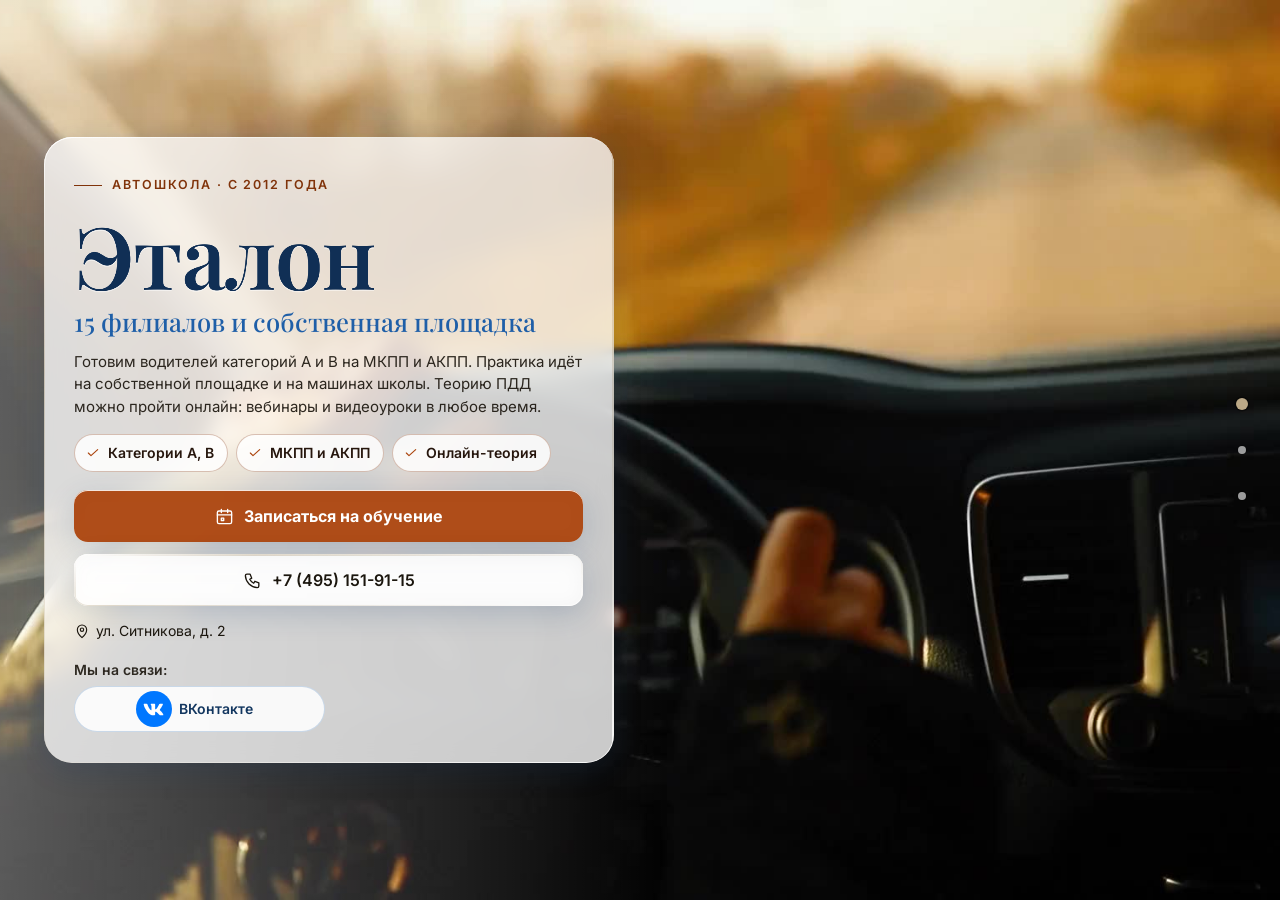
<file: index.html>
<!DOCTYPE html>
<html lang="ru" data-theme="light">
<head>
<meta charset="utf-8">
<meta name="viewport" content="width=device-width, initial-scale=1, viewport-fit=cover">
<title>Автошкола «Эталон» — права A и B в Балашихе, 15 филиалов в Москве и МО</title>
<meta name="description" content="Автошкола «Эталон» в Балашихе: категории A и B, МКПП и АКПП, собственная площадка, филиалы в Москве и МО. Курс B — от 42 000 ₽. Телефон +7 (495) 151-91-15.">
<meta name="robots" content="noindex, nofollow, noarchive">
<meta name="geo.region" content="RU-SPE">
<meta name="geo.placename" content="Санкт-Петербург">
<meta name="geo.position" content="59.8944504;30.4585142">
<meta name="ICBM" content="59.8944504, 30.4585142">
<meta property="og:type" content="website">
<meta property="og:locale" content="ru_RU">
<meta property="og:site_name" content="Автошкола «Эталон»">
<meta property="og:title" content="Автошкола «Эталон» — права A и B в Балашихе, 15 филиалов в Москве и МО">
<meta property="og:description" content="Автошкола «Эталон» в Балашихе: категории A и B, МКПП и АКПП, собственная площадка, филиалы в Москве и МО. Курс B — от 42 000 ₽. Телефон +7 (495) 151-91-15.">
<meta name="twitter:card" content="summary_large_image">
<meta name="twitter:title" content="Автошкола «Эталон» — права A и B в Балашихе, 15 филиалов в Москве и МО">
<meta name="twitter:description" content="Автошкола «Эталон» в Балашихе: категории A и B, МКПП и АКПП, собственная площадка, филиалы в Москве и МО. Курс B — от 42 000 ₽. Телефон +7 (495) 151-91-15.">
<meta name="theme-color" content="#fef5f0">
<link rel="icon" href="data:image/svg+xml,%3Csvg%20xmlns%3D%22http%3A//www.w3.org/2000/svg%22%20viewBox%3D%220%200%2064%2064%22%3E%3Crect%20width%3D%2264%22%20height%3D%2264%22%20rx%3D%2214%22%20fill%3D%22%231f5fa8%22/%3E%3Ccircle%20cx%3D%2232%22%20cy%3D%2232%22%20r%3D%2217%22%20fill%3D%22none%22%20stroke%3D%22%23fff%22%20stroke-width%3D%225%22/%3E%3Ccircle%20cx%3D%2232%22%20cy%3D%2232%22%20r%3D%225%22%20fill%3D%22%23ffc54d%22/%3E%3C/svg%3E">
<script>document.documentElement.classList.add('js');try{var _i=parseInt(localStorage.getItem('nb_fs2'),10),_f=[1,1.15,1.3,1.5][_i];if(_f)document.documentElement.style.setProperty('--fs',_f)}catch(e){}</script>
<style id="hero-timing">:root{--hero-d:1.2s}</style>
<link rel="preload" as="image" href="img/hero-poster.jpg" fetchpriority="high">
<!-- шрифты лежат внутри сайта: Google Fonts у российской аудитории режется -->
<style>
@font-face{font-family:'Inter';font-style:normal;font-weight:400;font-display:swap;src:url(assets/fonts/inter-400-cyrillic-ext.woff2) format('woff2');unicode-range:U+0460-052F, U+1C80-1C8A, U+20B4, U+2DE0-2DFF, U+A640-A69F, U+FE2E-FE2F}
@font-face{font-family:'Inter';font-style:normal;font-weight:400;font-display:swap;src:url(assets/fonts/inter-400-cyrillic.woff2) format('woff2');unicode-range:U+0301, U+0400-045F, U+0490-0491, U+04B0-04B1, U+2116}
@font-face{font-family:'Inter';font-style:normal;font-weight:400;font-display:swap;src:url(assets/fonts/inter-400-latin-ext.woff2) format('woff2');unicode-range:U+0100-02BA, U+02BD-02C5, U+02C7-02CC, U+02CE-02D7, U+02DD-02FF, U+0304, U+0308, U+0329, U+1D00-1DBF, U+1E00-1E9F, U+1EF2-1EFF, U+2020, U+20A0-20AB, U+20AD-20C0, U+2113, U+2C60-2C7F, U+A720-A7FF}
@font-face{font-family:'Inter';font-style:normal;font-weight:400;font-display:swap;src:url(assets/fonts/inter-400-latin.woff2) format('woff2');unicode-range:U+0000-00FF, U+0131, U+0152-0153, U+02BB-02BC, U+02C6, U+02DA, U+02DC, U+0304, U+0308, U+0329, U+2000-206F, U+20AC, U+2122, U+2191, U+2193, U+2212, U+2215, U+FEFF, U+FFFD}
@font-face{font-family:'Inter';font-style:normal;font-weight:500;font-display:swap;src:url(assets/fonts/inter-500-cyrillic-ext.woff2) format('woff2');unicode-range:U+0460-052F, U+1C80-1C8A, U+20B4, U+2DE0-2DFF, U+A640-A69F, U+FE2E-FE2F}
@font-face{font-family:'Inter';font-style:normal;font-weight:500;font-display:swap;src:url(assets/fonts/inter-500-cyrillic.woff2) format('woff2');unicode-range:U+0301, U+0400-045F, U+0490-0491, U+04B0-04B1, U+2116}
@font-face{font-family:'Inter';font-style:normal;font-weight:500;font-display:swap;src:url(assets/fonts/inter-500-latin-ext.woff2) format('woff2');unicode-range:U+0100-02BA, U+02BD-02C5, U+02C7-02CC, U+02CE-02D7, U+02DD-02FF, U+0304, U+0308, U+0329, U+1D00-1DBF, U+1E00-1E9F, U+1EF2-1EFF, U+2020, U+20A0-20AB, U+20AD-20C0, U+2113, U+2C60-2C7F, U+A720-A7FF}
@font-face{font-family:'Inter';font-style:normal;font-weight:500;font-display:swap;src:url(assets/fonts/inter-500-latin.woff2) format('woff2');unicode-range:U+0000-00FF, U+0131, U+0152-0153, U+02BB-02BC, U+02C6, U+02DA, U+02DC, U+0304, U+0308, U+0329, U+2000-206F, U+20AC, U+2122, U+2191, U+2193, U+2212, U+2215, U+FEFF, U+FFFD}
@font-face{font-family:'Inter';font-style:normal;font-weight:600;font-display:swap;src:url(assets/fonts/inter-600-cyrillic-ext.woff2) format('woff2');unicode-range:U+0460-052F, U+1C80-1C8A, U+20B4, U+2DE0-2DFF, U+A640-A69F, U+FE2E-FE2F}
@font-face{font-family:'Inter';font-style:normal;font-weight:600;font-display:swap;src:url(assets/fonts/inter-600-cyrillic.woff2) format('woff2');unicode-range:U+0301, U+0400-045F, U+0490-0491, U+04B0-04B1, U+2116}
@font-face{font-family:'Inter';font-style:normal;font-weight:600;font-display:swap;src:url(assets/fonts/inter-600-latin-ext.woff2) format('woff2');unicode-range:U+0100-02BA, U+02BD-02C5, U+02C7-02CC, U+02CE-02D7, U+02DD-02FF, U+0304, U+0308, U+0329, U+1D00-1DBF, U+1E00-1E9F, U+1EF2-1EFF, U+2020, U+20A0-20AB, U+20AD-20C0, U+2113, U+2C60-2C7F, U+A720-A7FF}
@font-face{font-family:'Inter';font-style:normal;font-weight:600;font-display:swap;src:url(assets/fonts/inter-600-latin.woff2) format('woff2');unicode-range:U+0000-00FF, U+0131, U+0152-0153, U+02BB-02BC, U+02C6, U+02DA, U+02DC, U+0304, U+0308, U+0329, U+2000-206F, U+20AC, U+2122, U+2191, U+2193, U+2212, U+2215, U+FEFF, U+FFFD}
@font-face{font-family:'Inter';font-style:normal;font-weight:700;font-display:swap;src:url(assets/fonts/inter-700-cyrillic-ext.woff2) format('woff2');unicode-range:U+0460-052F, U+1C80-1C8A, U+20B4, U+2DE0-2DFF, U+A640-A69F, U+FE2E-FE2F}
@font-face{font-family:'Inter';font-style:normal;font-weight:700;font-display:swap;src:url(assets/fonts/inter-700-cyrillic.woff2) format('woff2');unicode-range:U+0301, U+0400-045F, U+0490-0491, U+04B0-04B1, U+2116}
@font-face{font-family:'Inter';font-style:normal;font-weight:700;font-display:swap;src:url(assets/fonts/inter-700-latin-ext.woff2) format('woff2');unicode-range:U+0100-02BA, U+02BD-02C5, U+02C7-02CC, U+02CE-02D7, U+02DD-02FF, U+0304, U+0308, U+0329, U+1D00-1DBF, U+1E00-1E9F, U+1EF2-1EFF, U+2020, U+20A0-20AB, U+20AD-20C0, U+2113, U+2C60-2C7F, U+A720-A7FF}
@font-face{font-family:'Inter';font-style:normal;font-weight:700;font-display:swap;src:url(assets/fonts/inter-700-latin.woff2) format('woff2');unicode-range:U+0000-00FF, U+0131, U+0152-0153, U+02BB-02BC, U+02C6, U+02DA, U+02DC, U+0304, U+0308, U+0329, U+2000-206F, U+20AC, U+2122, U+2191, U+2193, U+2212, U+2215, U+FEFF, U+FFFD}
@font-face{font-family:'Playfair Display';font-style:normal;font-weight:500;font-display:swap;src:url(assets/fonts/playfair-display-500-cyrillic.woff2) format('woff2');unicode-range:U+0301, U+0400-045F, U+0490-0491, U+04B0-04B1, U+2116}
@font-face{font-family:'Playfair Display';font-style:normal;font-weight:500;font-display:swap;src:url(assets/fonts/playfair-display-500-latin-ext.woff2) format('woff2');unicode-range:U+0100-02BA, U+02BD-02C5, U+02C7-02CC, U+02CE-02D7, U+02DD-02FF, U+0304, U+0308, U+0329, U+1D00-1DBF, U+1E00-1E9F, U+1EF2-1EFF, U+2020, U+20A0-20AB, U+20AD-20C0, U+2113, U+2C60-2C7F, U+A720-A7FF}
@font-face{font-family:'Playfair Display';font-style:normal;font-weight:500;font-display:swap;src:url(assets/fonts/playfair-display-500-latin.woff2) format('woff2');unicode-range:U+0000-00FF, U+0131, U+0152-0153, U+02BB-02BC, U+02C6, U+02DA, U+02DC, U+0304, U+0308, U+0329, U+2000-206F, U+20AC, U+2122, U+2191, U+2193, U+2212, U+2215, U+FEFF, U+FFFD}
@font-face{font-family:'Playfair Display';font-style:normal;font-weight:600;font-display:swap;src:url(assets/fonts/playfair-display-600-cyrillic.woff2) format('woff2');unicode-range:U+0301, U+0400-045F, U+0490-0491, U+04B0-04B1, U+2116}
@font-face{font-family:'Playfair Display';font-style:normal;font-weight:600;font-display:swap;src:url(assets/fonts/playfair-display-600-latin-ext.woff2) format('woff2');unicode-range:U+0100-02BA, U+02BD-02C5, U+02C7-02CC, U+02CE-02D7, U+02DD-02FF, U+0304, U+0308, U+0329, U+1D00-1DBF, U+1E00-1E9F, U+1EF2-1EFF, U+2020, U+20A0-20AB, U+20AD-20C0, U+2113, U+2C60-2C7F, U+A720-A7FF}
@font-face{font-family:'Playfair Display';font-style:normal;font-weight:600;font-display:swap;src:url(assets/fonts/playfair-display-600-latin.woff2) format('woff2');unicode-range:U+0000-00FF, U+0131, U+0152-0153, U+02BB-02BC, U+02C6, U+02DA, U+02DC, U+0304, U+0308, U+0329, U+2000-206F, U+20AC, U+2122, U+2191, U+2193, U+2212, U+2215, U+FEFF, U+FFFD}
/* ===== Notary site — generator stylesheet (light warm base, dark theme by toggle) ===== */
:root{
  --p100:#665230; --p90:#97825e; --p80:#bba887; --p70:#c2b9a9; --p50:#dad5ce; --p40:#e0dedb;
  --p30:#eeece9; --p20:#f1f1f0; --p10:#f8f8f8; --n100:#0e0f11; --n90:#3c404b; --n10:#fff;

  --bg:var(--p10); --bg2:var(--p20); --bg3:var(--p30); --card:var(--n10); --text:var(--n100); --muted:var(--n90);
  --line:var(--p50); --line2:var(--p40); --accent:var(--p90); --accent-d:var(--p100); --accent-l:var(--p80); --accent-soft:var(--p30);
  --on-accent:#fff; --shadow:0 1px 10px rgba(51,51,51,.10); --shadow-lg:0 12px 40px rgba(30,24,10,.14);
  --hero-ov1:rgba(14,15,17,.72); --hero-ov2:rgba(14,15,17,.30); --sec-ov:rgba(248,248,248,.72);
  --ok:#2e8b57; --bad:#b4453b;
  /* те же цвета составляющими: rgba() понимают все браузеры, color-mix() — нет */
  --bg-rgb:248,248,248; --card-rgb:255,255,255; --accent-rgb:151,130,94; --ok-rgb:46,139,87;

  --zc:var(--fs); --fs:1; --vwu:calc(1vw / var(--fs)); --vhu:calc(1vh / var(--fs));   /* масштаб текста (А−/А+) и «честные» vw/vh под ним */
  --hdr-h:68px; --bar-h:70px; --vh:calc(100*var(--vhu)); --gap:24px; --radius:14px; --radius-s:10px;
  --font:"Inter",Tahoma,Arial,sans-serif; --serif:"Playfair Display",Georgia,"Times New Roman",serif;
  --ease:cubic-bezier(.65,.05,.36,1); --speed:520ms;
}
html[data-theme="dark"]{
  --bg:#17150f; --bg2:#1d1a13; --bg3:#252117; --card:#221e15; --text:#f1ebdf; --muted:#b9ae98;
  --line:#3a3325; --line2:#2f2a1e; --accent:#c9b17f; --accent-d:#e0cf9f; --accent-l:#8d7b58; --accent-soft:#2a251a;
  --on-accent:#17150f; --shadow:0 1px 12px rgba(0,0,0,.45); --shadow-lg:0 14px 40px rgba(0,0,0,.55);
  --hero-ov1:rgba(10,9,6,.80); --hero-ov2:rgba(10,9,6,.40); --sec-ov:rgba(16,15,12,.76);
  --bg-rgb:23,21,15; --card-rgb:34,30,21; --accent-rgb:201,177,127;
}

*,*::before,*::after{box-sizing:border-box}
/* А−/А+: весь сайт — шапка, плашки, меню, формы, окна — растёт пропорционально, как при увеличении масштаба в браузере */
html{-webkit-text-size-adjust:100%;scroll-behavior:auto;zoom:var(--fs,1)}
html,body{height:100%;margin:0;overflow:hidden;background:var(--bg);color:var(--text);
  font-family:var(--font);font-size:16px;line-height:1.55;-webkit-font-smoothing:antialiased}
body{overscroll-behavior:none;position:relative}
a{color:inherit;text-decoration:none}
img{display:block;max-width:100%}
button{font:inherit;color:inherit;background:none;border:0;padding:0;cursor:pointer}
input,select,textarea{font:inherit;color:inherit}
h1,h2,h3,h4,p{margin:0}
ul{margin:0;padding:0;list-style:none}
svg{display:block}
.ico{width:22px;height:22px;stroke:currentColor;fill:none;stroke-width:1.7;stroke-linecap:round;stroke-linejoin:round;flex:none}
.vh{position:absolute!important;width:1px;height:1px;overflow:hidden;clip:rect(0 0 0 0);white-space:nowrap}

/* ---------- typography helpers ---------- */
.kicker{display:inline-flex;align-items:center;gap:10px;font-size:13px;font-weight:600;letter-spacing:.14em;text-transform:uppercase;color:var(--accent)}
.kicker::before{content:"";width:28px;height:1px;background:var(--accent)}
.h2{font-size:clamp(26px,calc(3.2*var(--vwu,1vw)),40px);font-weight:600;letter-spacing:-.02em;line-height:1.12;margin-top:10px}
.lead{color:var(--muted);font-size:17px;max-width:640px;margin-top:12px}
.sec-head{margin-bottom:28px}
#contacts .sec-head{margin-bottom:18px}

/* ---------- buttons ---------- */
.btn{display:inline-flex;align-items:center;justify-content:center;gap:10px;min-height:48px;padding:0 22px;border-radius:999px;
  font-weight:600;font-size:15px;line-height:1;border:1.5px solid transparent;transition:background .25s,color .25s,border-color .25s,transform .2s,box-shadow .25s;white-space:nowrap}
.btn:active{transform:translateY(1px)}
.btn-primary{background:var(--accent-d);color:var(--on-accent);border-color:var(--accent-d)}
.btn-primary:hover{background:var(--accent);border-color:var(--accent);color:#fff}
html[data-theme="dark"] .btn-primary:hover{color:#17150f}
.btn-ghost{border-color:var(--line);color:var(--text);background:var(--card)}
.btn-ghost:hover{border-color:var(--accent);color:var(--accent-d)}
.btn-light{background:rgba(255,255,255,.14);color:#fff;border-color:rgba(255,255,255,.55);backdrop-filter:blur(6px)}
.btn-light:hover{background:#fff;color:var(--n100)}
.btn-white{background:#fff;color:var(--n100);border-color:#fff}
.btn-white:hover{background:var(--p30);border-color:var(--p30)}
.btn .ico{width:18px;height:18px}
.btn-sm{min-height:44px;padding:0 16px;font-size:14px}

/* ---------- header ---------- */
.hdr{position:fixed;top:0;left:0;right:0;height:var(--hdr-h);z-index:200;display:flex;align-items:center;
  zoom:calc(1 / var(--zc,1)); --vwu:1vw; --vhu:1vh;   /* А−/А+ шапку не трогают: она всегда как при 100 % (страница в zoom, шапка — встречный zoom) */
  background:rgba(var(--bg-rgb),.88);backdrop-filter:blur(12px);-webkit-backdrop-filter:blur(12px);
  border-bottom:1px solid var(--line2);transition:background .3s}
.hdr-in{width:100%;max-width:1280px;margin:0 auto;padding:0 28px;display:flex;align-items:center;gap:24px}
.brand{display:flex;align-items:center;gap:12px;min-width:0;min-height:44px}
.mono-img{object-fit:contain;background:#fff;padding:2px;box-sizing:border-box}
.mono{width:42px;height:42px;border-radius:12px;background:var(--accent-d);color:var(--on-accent);display:grid;place-items:center;
  font-family:var(--serif);font-size:20px;font-weight:600;flex:none;letter-spacing:.02em}
.brand-t{display:flex;flex-direction:column;line-height:1.15;min-width:0}
.brand-n{font-weight:600;font-size:15px;white-space:nowrap;overflow:hidden;text-overflow:ellipsis}
.brand-s{font-size:13px;color:var(--muted);white-space:nowrap;overflow:hidden;text-overflow:ellipsis}
.nav{display:flex;align-items:center;gap:4px;margin-left:auto}
.nav > li{position:relative}
.nav-a{display:inline-flex;align-items:center;gap:6px;min-height:44px;padding:10px 12px;border-radius:8px;font-size:14px;font-weight:500;color:var(--text);opacity:.8;transition:opacity .2s,background .2s}
.nav-a:hover,.nav-a.cur,.nav > li.open > .nav-a{opacity:1;background:var(--bg3)}
.nav-a .chev{width:14px;height:14px;transition:transform .25s}
.nav > li.open > .nav-a .chev{transform:rotate(180deg)}
.hdr-tools{display:flex;align-items:center;gap:6px;margin-left:8px}
.tool{width:44px;height:44px;border-radius:10px;display:grid;place-items:center;color:var(--text);opacity:.8;transition:background .2s,opacity .2s}
.tool:hover{background:var(--bg3);opacity:1}
.tool .ico{width:20px;height:20px}
.tool-lang{width:auto;padding:0 10px;gap:6px;font-size:13px;font-weight:600;letter-spacing:.04em;display:flex;align-items:center}
.lang-wrap{position:relative}
.lang-dd{position:absolute;right:0;top:calc(100% + 8px);background:var(--card);border:1px solid var(--line);border-radius:12px;box-shadow:var(--shadow-lg);
  padding:6px;min-width:190px;display:none;z-index:210}
.lang-wrap.open .lang-dd{display:block}
.lang-dd button,.lang-dd a{display:flex;width:100%;align-items:center;gap:10px;min-height:44px;padding:9px 12px;border-radius:8px;font-size:14px;text-align:left}
.lang-dd button:hover,.lang-dd a:hover{background:var(--bg3)}
.lang-dd button.cur,.lang-dd a.cur{color:var(--accent-d);font-weight:600}
.lang-dd b{font-size:13px;letter-spacing:.08em;width:26px;color:var(--muted)}
.hdr-book{margin-left:4px}
.burger{display:none}
.moon,.sun{display:none}
html[data-theme="dark"] .sun{display:block}
html:not([data-theme="dark"]) .moon{display:block}

/* mega menu */
.mega{position:absolute;left:50%;top:calc(100% + 10px);transform:translateX(-50%);width:min(980px,calc(calc(100*var(--vwu,1vw)) - 40px));
  background:var(--card);border:1px solid var(--line);border-radius:16px;box-shadow:var(--shadow-lg);padding:20px;display:none;z-index:210}
.nav > li.open > .mega{display:block}
.mega-head{display:flex;justify-content:space-between;align-items:baseline;gap:16px;padding:0 6px 14px;border-bottom:1px solid var(--line2);margin-bottom:12px}
.mega-head b{font-size:14px}
.mega-head span{font-size:13px;color:var(--muted)}
.mega-grid{display:grid;grid-template-columns:repeat(2,1fr);gap:4px}
.mega-it{display:flex;gap:12px;align-items:flex-start;padding:10px 12px;border-radius:10px;text-align:left;width:100%;transition:background .2s}
.mega-it:hover{background:var(--bg3)}
.mega-it .cic{width:38px;height:38px;border-radius:10px;background:var(--accent-soft);color:var(--accent-d);display:grid;place-items:center;flex:none}
.mega-it .cic .ico{width:20px;height:20px}
.mega-it b{display:block;font-size:14px;font-weight:600}
.mega-it small{display:block;font-size:13px;color:var(--muted);line-height:1.35;margin-top:2px}
.mega-it em{font-style:normal;font-size:13px;color:var(--accent);margin-top:3px;display:block}

/* mobile menu */
.mmenu{position:fixed;top:calc(var(--hdr-h) / var(--zc,1));left:0;right:0;bottom:var(--bar-h);z-index:190;background:var(--bg);overflow-y:auto;padding:14px 18px 30px;display:none}
.mmenu.open{display:block}
.mmenu a,.mmenu .macc > button{display:flex;align-items:center;justify-content:space-between;width:100%;padding:14px 6px;border-bottom:1px solid var(--line2);font-size:17px;font-weight:500;text-align:left}
.mmenu .macc > button .chev{width:18px;height:18px;transition:transform .25s}
.mmenu .macc.open > button .chev{transform:rotate(180deg)}
.mmenu .macc-list{display:none;padding:4px 0 8px}
.mmenu .macc.open .macc-list{display:block}
.mmenu .macc-list button{display:flex;align-items:center;gap:12px;width:100%;padding:11px 8px;border-radius:10px;text-align:left;font-size:15px}
.mmenu .macc-list button:hover{background:var(--bg3)}
.mmenu .macc-list .cic{width:32px;height:32px;border-radius:8px;background:var(--accent-soft);color:var(--accent-d);display:grid;place-items:center;flex:none}
.mmenu .macc-list .cic .ico{width:17px;height:17px}
.mmenu-foot{display:flex;flex-wrap:wrap;gap:8px;margin-top:18px}
.mmenu-foot .btn{flex:1}

/* ---------- full-page scroller ---------- */
.fp{position:relative;width:100%;height:var(--vh);overflow:hidden}
.fp-track{will-change:transform;transition:transform var(--speed) var(--ease)}
.fp-track.no-anim{transition:none}
.sec{position:relative;height:var(--vh);width:100%;overflow:hidden}
.sec-scroll{height:100%;overflow-y:auto;overflow-x:hidden;display:flex;flex-direction:column;
  padding:calc(var(--hdr-h) / var(--zc,1) + 20px) 28px calc(var(--bar-h) + 96px);-webkit-overflow-scrolling:touch;scrollbar-width:thin;scrollbar-color:var(--line) transparent}
.wrap{margin:auto;width:100%;max-width:1180px}
.sec-alt{background:var(--bg2)}

/* reveal animation */
.rv{opacity:0;transform:translateY(18px);transition:opacity .7s ease,transform .7s ease;transition-delay:calc(var(--i,0) * 90ms)}
.sec.active .rv{opacity:1;transform:none}

/* side dots */
.dots{position:fixed;right:16px;top:50%;transform:translateY(-50%);z-index:150;display:flex;flex-direction:column;gap:2px}
.dots button{position:relative;width:44px;height:44px;display:grid;place-items:center}
.dots button::after{content:"";width:8px;height:8px;border-radius:50%;background:var(--muted);opacity:.45;transition:transform .25s,opacity .25s,background .25s}
.dots button:hover::after{opacity:.9}
.dots button.cur::after{background:var(--accent);opacity:1;transform:scale(1.5)}
.dots button span{position:absolute;right:32px;top:50%;transform:translateY(-50%) translateX(6px);background:var(--n100);color:#fff;font-size:13px;
  padding:5px 10px;border-radius:6px;white-space:nowrap;opacity:0;pointer-events:none;transition:opacity .2s,transform .2s}
.dots button:hover span{opacity:1;transform:translateY(-50%)}
.sec-hero ~ .dots{color:#fff}
body[data-sec="0"] .dots button::after{background:#fff}
body[data-sec="0"] .dots button.cur::after{background:var(--p80)}

.sec:not(.sec-hero) .sec-scroll{position:relative;z-index:1}

.status{display:inline-flex;align-items:center;gap:8px;padding:8px 14px 8px 10px;border-radius:999px;background:rgba(255,255,255,.12);border:1px solid rgba(255,255,255,.28);font-size:13px;backdrop-filter:blur(6px)}
.status i{width:9px;height:9px;border-radius:50%;background:#7bd389;box-shadow:0 0 0 3px rgba(123,211,137,.28)}
.status.closed i{background:#f08a7e;box-shadow:0 0 0 3px rgba(240,138,126,.28)}
.status.soon i{background:#f0c674;box-shadow:0 0 0 3px rgba(240,198,116,.28)}
.status span{opacity:.85}
.addr-link{display:inline-flex;align-items:center;gap:6px;border-bottom:1px solid currentColor;padding:13px 0 14px;margin:-13px 0 -14px;transition:color .2s}
.addr-link:hover{color:var(--accent)}
.addr-link .ico{width:16px;height:16px}

/* ---------- services ---------- */
.svc-grid{display:grid;grid-template-columns:repeat(5,1fr);gap:14px}
.svc{display:flex;flex-direction:column;align-items:flex-start;gap:10px;padding:18px 16px 16px;border-radius:var(--radius);background:var(--card);border:1px solid var(--line2);
  text-align:left;min-height:170px;transition:transform .25s,box-shadow .25s,border-color .25s;position:relative}
.svc:hover{transform:translateY(-3px);box-shadow:var(--shadow-lg);border-color:var(--accent-l)}
.svc .cic{width:44px;height:44px;border-radius:12px;background:var(--accent-soft);color:var(--accent-d);display:grid;place-items:center}
.svc b{font-size:15px;font-weight:600;line-height:1.3}
.svc small{font-size:13px;color:var(--muted);line-height:1.35}
.svc em{font-style:normal;font-size:13px;color:var(--accent);margin-top:auto;padding-top:6px;display:inline-flex;align-items:center;gap:4px}
.svc em .ico{width:12px;height:12px}

/* ---------- about ---------- */
.about{display:grid;grid-template-columns:1.15fr .85fr;gap:48px;align-items:start}
.about-txt p{color:var(--muted);margin-top:14px;font-size:16px}
.about-txt p:first-of-type{color:var(--text)}
.quote{margin-top:22px;padding:16px 20px;border-left:3px solid var(--accent);background:var(--card);border-radius:0 12px 12px 0;font-family:var(--serif);font-size:18px;line-height:1.45;color:var(--text)}
.creds{display:grid;gap:10px}
.cred{display:flex;gap:14px;align-items:center;padding:14px 16px;border-radius:12px;background:var(--card);border:1px solid var(--line2)}
.cred .cic{width:40px;height:40px;border-radius:10px;background:var(--accent-soft);color:var(--accent-d);display:grid;place-items:center;flex:none}
.cred .cic .ico{width:20px;height:20px}
.cred small{display:block;font-size:13px;color:var(--muted);text-transform:uppercase;letter-spacing:.06em}
.cred b{display:block;font-size:15px;font-weight:600;line-height:1.3}
.chips{display:flex;flex-wrap:wrap;gap:8px;margin-top:16px}
.chips li{padding:8px 14px;border-radius:999px;border:1px solid var(--accent-l);color:var(--accent-d);font-size:13.5px;font-weight:500;background:var(--card)}
.strong-lbl{margin-top:22px;font-size:13px;text-transform:uppercase;letter-spacing:.1em;color:var(--muted)}

/* ---------- how ---------- */
.steps{display:grid;grid-template-columns:repeat(5,1fr);gap:16px;position:relative;margin-top:14px}
.steps::before{content:"";position:absolute;left:8%;right:8%;top:30px;height:1px;background:var(--line)}
.step{position:relative;padding:0 8px}
.step-n{width:60px;height:60px;border-radius:50%;background:var(--card);border:1.5px solid var(--accent-l);color:var(--accent-d);display:grid;place-items:center;
  font-family:var(--serif);font-size:24px;font-weight:600;position:relative;z-index:1;transition:background .4s,color .4s}
.sec.active .step-n{animation:pop .6s var(--ease) both;animation-delay:calc(var(--i) * 140ms + 150ms)}
@keyframes pop{0%{transform:scale(.6);opacity:0}60%{transform:scale(1.08);opacity:1}100%{transform:scale(1)}}
.step b{display:block;margin-top:16px;font-size:17px;font-weight:600}
.step p{color:var(--muted);font-size:14.5px;margin-top:6px}

/* ---------- reviews ---------- */
.reviews{display:grid;grid-template-columns:300px 1fr;gap:28px;align-items:start}
.rsum{background:var(--card);border:1px solid var(--line2);border-radius:var(--radius);padding:26px 24px;text-align:center}
.rsum .big{font-family:var(--serif);font-size:64px;line-height:1;font-weight:500;color:var(--accent-d)}
.stars{display:inline-flex;gap:3px;--fill:100%}
.stars svg{width:20px;height:20px}
.stars .st{fill:var(--line);stroke:none}
.stars .st.on{fill:#e7b73b}
.stars .st.half{fill:url(#halfgrad)}
.rsum .stars{margin-top:8px}
.rsum p{color:var(--muted);font-size:13.5px;margin-top:10px;line-height:1.4}
.rsum .btn{margin-top:16px;width:100%}
.rsum .gis{display:block;margin:10px 0 -14px;padding:14px 0;font-size:13px;color:var(--accent-d);text-decoration:underline;text-underline-offset:3px}
.rgrid{display:grid;grid-template-columns:repeat(2,1fr);gap:14px}
.rev{background:var(--card);border:1px solid var(--line2);border-radius:var(--radius);padding:20px;display:flex;flex-direction:column;gap:10px}
.rev .stars svg{width:15px;height:15px}
.rev p{font-size:14.5px;line-height:1.5;flex:1}
.rev p::before{content:"“";font-family:var(--serif);color:var(--accent);font-size:22px;line-height:0;margin-right:4px;vertical-align:-6px}
.rev-meta{display:flex;flex-wrap:wrap;justify-content:space-between;gap:4px 10px;align-items:baseline;font-size:13px;color:var(--muted)}
.rev-meta b{color:var(--text);font-weight:600}
.rev-src{display:inline-flex;align-items:center;gap:5px;white-space:nowrap;margin-left:auto}
.rev-src i{width:6px;height:6px;border-radius:50%;background:var(--accent)}
.rev-sample{color:var(--muted);font-style:italic;opacity:.85}
.rev-real{color:var(--accent-d);font-weight:600}
.rev-real i{background:var(--ok)}
.rev-is-real{border-color:var(--accent-l)}
.demo-note{margin-top:14px;max-width:760px;font-size:13.5px;line-height:1.45;color:var(--muted);background:var(--accent-soft);
  border-left:3px solid var(--accent);border-radius:0 8px 8px 0;padding:8px 12px}
.rnote{margin-top:14px;font-size:13px;color:var(--muted)}

/* ---------- faq ---------- */
.faq{display:grid;grid-template-columns:1fr 1fr;gap:0 32px;align-items:start}
.faq-col{display:flex;flex-direction:column}
.fq{border-bottom:1px solid var(--line)}
.fq > button{display:flex;width:100%;align-items:center;justify-content:space-between;gap:16px;min-height:44px;padding:16px 4px;text-align:left;font-weight:600;font-size:15.5px;line-height:1.35}
.fq > button .pl{width:26px;height:26px;border-radius:50%;border:1px solid var(--line);display:grid;place-items:center;flex:none;color:var(--accent-d);transition:transform .3s,background .3s}
.fq > button .pl .ico{width:14px;height:14px}
.fq.open > button .pl{transform:rotate(45deg);background:var(--accent-soft)}
.fq-a{display:grid;grid-template-rows:0fr;transition:grid-template-rows .35s var(--ease)}
.fq.open .fq-a{grid-template-rows:1fr}
.fq-a > div{overflow:hidden}
.fq-a p{color:var(--muted);font-size:14.5px;padding:0 4px 16px;line-height:1.55}
.fq-a .faq-note{font-size:13px;color:var(--accent-d);padding-bottom:6px}
.fq-a .faq-note:empty{display:none}

/* ---------- contacts ---------- */
.contacts{display:grid;grid-template-columns:1fr 1.05fr 1fr;gap:18px;align-items:stretch}
.contacts .cbox{padding:16px 18px}
.cbox{background:var(--card);border:1px solid var(--line2);border-radius:var(--radius);padding:20px}
.cl{display:grid;gap:12px}
.cl li{display:flex;gap:12px;align-items:flex-start}
.cl .cic{width:36px;height:36px;border-radius:10px;background:var(--accent-soft);color:var(--accent-d);display:grid;place-items:center;flex:none}
.cl .cic .ico{width:18px;height:18px}
.cl small{display:block;font-size:13px;color:var(--muted);text-transform:uppercase;letter-spacing:.06em}
.cl b{display:block;font-weight:500;font-size:15px;line-height:1.4}
.cl a.tel,.cl a.mail{display:block;padding:14px 0;margin:-14px 0}
.cl a.tel:hover,.cl a.mail:hover{color:var(--accent-d)}
.hours-link{display:inline-block;font-size:13px;color:var(--accent-d);text-decoration:underline;text-underline-offset:3px;padding:14px 0;margin:-14px 0}
.cl .msgs{display:flex;gap:8px;margin-top:4px;flex-wrap:wrap}
.cl .msgs a{display:inline-flex;align-items:center;gap:6px;padding:6px 10px;border-radius:8px;border:1px solid var(--line);font-size:13px;min-height:44px}
.cl .msgs a .ico{width:16px;height:16px}
.mapbox{display:flex;flex-direction:column;gap:12px;padding:12px}
.map{flex:1;min-height:280px;border-radius:10px;overflow:hidden;border:1px solid var(--line);background:var(--bg3);position:relative}
.map iframe{width:100%;height:100%;border:0;position:absolute;inset:0}
.map-actions{display:flex;gap:8px;flex-wrap:wrap}
.map-actions .btn{flex:1;min-height:44px;font-size:14px;padding:0 12px}

/* form */
.form h3{font-size:19px;font-weight:600}
.form .fdesc{color:var(--muted);font-size:13.5px;margin-top:6px}
.fg{display:grid;gap:8px;margin-top:12px}
.f2{display:grid;grid-template-columns:1fr 1fr;gap:10px}
.fld{display:flex;flex-direction:column;gap:4px}
.fld label{font-size:13px;color:var(--muted);font-weight:500}
.fld input,.fld select,.fld textarea{width:100%;background:var(--bg);border:1px solid var(--line);border-radius:10px;padding:8px 12px;font-size:14px;transition:border-color .2s,box-shadow .2s;min-height:44px}
.fld textarea{min-height:48px;resize:vertical}
.fld input:focus,.fld select:focus,.fld textarea:focus{outline:0;border-color:var(--accent);box-shadow:0 0 0 3px rgba(var(--accent-rgb),.22)}
.fld.err input,.fld.err select{border-color:var(--bad)}
.ferr{font-size:13px;color:var(--bad);display:none}
.fld.err .ferr{display:block}
.fnote{font-size:13px;color:var(--muted);margin-top:8px;line-height:1.4}
.fok{display:none;margin-top:10px;padding:10px 12px;border-radius:10px;background:rgba(var(--ok-rgb),.12);color:var(--ok);font-size:13.5px}
.fok.show{display:block}

.foot{margin-top:18px;padding-top:12px;padding-left:250px;flex-wrap:nowrap;align-items:flex-start;border-top:1px solid var(--line2);display:flex;justify-content:space-between;gap:16px;flex-wrap:wrap;font-size:13px;color:var(--muted)}
.foot p{max-width:none}
.foot .fl{white-space:nowrap;flex:none}
.foot .fl a{margin-left:14px;padding:14px 0;margin-top:-14px;margin-bottom:-14px;display:inline-block;min-width:44px;text-align:center;text-decoration:underline;text-underline-offset:3px}

/* ---------- bottom bar ---------- */
.bar{position:fixed;inset:auto 0 0;z-index:300;background:var(--card);box-shadow:0 -1px 10px rgba(51,51,51,.1);border-top:1px solid var(--line2);
  padding:6px 0;padding-bottom:calc(6px + env(safe-area-inset-bottom,0px))}
.bar-in{display:flex;justify-content:space-around;align-items:center;max-width:1080px;margin:0 auto}
.bi{display:flex;flex-direction:column;align-items:center;gap:5px;padding:8px 24px;border-radius:10px;font-size:13.5px;line-height:1;color:var(--text);opacity:.65;
  transition:opacity .3s,background .3s,color .3s;flex:1;max-width:190px;min-width:0}
.bi span{white-space:nowrap;max-width:100%;overflow:hidden;text-overflow:ellipsis}
.bi .ico{width:24px;height:24px}
.bi:hover{opacity:1;background:var(--bg3)}
.bi.cur{opacity:1;color:var(--accent-d)}


/* ---------- modals ---------- */
.modal{position:fixed;inset:0;z-index:400;background:rgba(14,15,17,.62);display:none;align-items:center;justify-content:center;padding:20px}
.modal.open{display:flex}
.mbox{background:var(--card);color:var(--text);border-radius:18px;width:100%;max-width:560px;max-height:min(calc(86*var(--vhu,1vh)),860px);overflow:auto;padding:26px 26px 22px;position:relative;box-shadow:var(--shadow-lg);
  animation:mup .3s var(--ease)}
@keyframes mup{from{opacity:0;transform:translateY(16px) scale(.98)}to{opacity:1;transform:none}}
.mbox-lg{max-width:760px}
.mclose{position:absolute;top:12px;right:12px;width:44px;height:44px;border-radius:50%;display:grid;place-items:center;color:var(--muted)}
.mclose:hover{background:var(--bg3);color:var(--text)}
.mbox h3{font-size:22px;font-weight:600;padding-right:36px}
.mbox .msub{color:var(--muted);font-size:14px;margin-top:4px}
.hours-t{width:100%;border-collapse:collapse;margin-top:16px;font-size:15px}
.hours-t td{padding:9px 6px;border-bottom:1px solid var(--line2)}
.hours-t td:last-child{text-align:right;font-weight:500;white-space:nowrap}
.hours-t tr.today td{color:var(--accent-d);font-weight:600}
.hours-t tr.today td:first-child::after{content:" · " attr(data-today);font-weight:400;font-size:13px;color:var(--muted)}
.hours-t tr.off td:last-child{color:var(--muted);font-weight:400}
.mnote{margin-top:14px;padding:12px 14px;border-radius:10px;background:var(--bg2);font-size:13.5px;color:var(--muted)}
.mnote b{display:block;color:var(--text);margin-bottom:3px;font-size:13px}
.mcontacts{display:flex;flex-wrap:wrap;gap:8px;margin-top:14px}
.mcontacts a{display:inline-flex;align-items:center;gap:7px;min-height:44px;padding:9px 13px;border-radius:10px;border:1px solid var(--line);font-size:13.5px}
.mcontacts a .ico{width:16px;height:16px}
.mcontacts a:hover{border-color:var(--accent)}
/* способы записи: позвонить, написать на почту, заказать обратный звонок */
.bk-opts{display:grid;gap:10px;margin-top:14px}
.bk-opt{display:flex;align-items:center;gap:14px;min-height:60px;padding:10px 16px;border-radius:14px;border:1px solid var(--line);background:var(--bg3);color:var(--text);font-size:16px;font-weight:600;text-align:left;text-decoration:none;transition:border-color .2s,background .2s}
.bk-opt:hover{border-color:var(--accent);background:var(--accent-soft)}
.bk-opt .ico{width:24px;height:24px;color:var(--accent-d);flex:none}
.bk-opt small{display:block;font-weight:400;font-size:13px;color:var(--muted);margin-top:1px}
.mbox-book{max-width:440px}
/* оплата значками, подпись у общего телефона */
.pay-pills{display:flex;flex-wrap:wrap;gap:6px;margin-top:5px}
.pay-pill{display:inline-flex;align-items:center;gap:6px;padding:4px 11px 4px 9px;border-radius:999px;border:1px solid var(--line);background:var(--bg3);font-size:13px;font-weight:600;line-height:1.3;white-space:nowrap}
.pay-pill .ico{width:15px;height:15px;color:var(--accent-d)}
.pay-pill.pay-logo{background:#fff;border-color:rgba(0,0,0,.12);padding:3px 11px;min-height:28px}
.pay-pill.pay-logo img{display:block;height:17px;width:auto}
.pay-pill.pay-logo img[src$="sbp.svg"]{height:20px}

.brand-t{display:flex;flex-direction:column;justify-content:center;gap:2px;line-height:1.1;min-width:0}
.brand-s{display:block;font-size:10.5px;font-weight:600;letter-spacing:.16em;text-transform:uppercase;color:var(--muted);white-space:nowrap;overflow:visible;text-overflow:clip}
.brand-n{font-size:16px;font-weight:600;white-space:nowrap;overflow:visible;text-overflow:clip}
.nav-a{white-space:nowrap}
#navServices{position:static}
.mega{max-height:calc(calc(100*var(--vhu,1vh)) - var(--hdr-h) - 24px);overflow-y:auto;top:calc(100% + 6px);width:min(980px,calc(calc(100*var(--vwu,1vw)) - 32px))}
@media screen and (max-width:760px){.mega-grid{grid-template-columns:1fr}}
@media screen and (max-width:479px){.brand-t{display:flex}.brand-s{font-size:9px;letter-spacing:.14em}.brand-n{font-size:12.5px;white-space:normal;line-height:1.12}}
.bk-inline{grid-template-columns:repeat(3,1fr);gap:8px}
.bk-inline .bk-opt{flex-direction:column;justify-content:center;gap:5px;min-height:76px;padding:9px 6px;font-size:13.5px;text-align:center;line-height:1.2}
.bk-inline .bk-opt .ico{width:22px;height:22px}
.bk-inline .bk-opt small{display:none}
/* services modal */
.svc-list{margin-top:16px;display:grid;grid-template-columns:1fr 1fr;gap:6px}
.svc-list button{display:flex;gap:10px;align-items:center;width:100%;min-height:44px;text-align:left;padding:10px 12px;border-radius:10px;font-size:14px;line-height:1.35;border:1px solid var(--line2);background:var(--bg)}
.svc-list button:hover{border-color:var(--accent);background:var(--accent-soft)}
.svc-list button .ico{width:16px;height:16px;color:var(--accent);margin-top:2px}
.mhint{font-size:13px;color:var(--muted);margin-top:12px}
.mhead{display:flex;gap:14px;align-items:center;padding-right:36px}
.mhead .cic{width:48px;height:48px;border-radius:12px;background:var(--accent-soft);color:var(--accent-d);display:grid;place-items:center;flex:none}

/* ---------- responsive ---------- */
@media (max-width:1200px){
  .svc-grid{grid-template-columns:repeat(5,1fr)}
  .svc{min-height:160px;padding:14px}
  .svc small{display:none}
}
@media screen and (max-width:991px){
  :root{--hdr-h:62px}
  .nav,.hdr-book{display:none}
  .burger{display:grid}
  .hdr-in{padding:0 18px;gap:12px}
}
@media (max-width:991px){
  :root{--bar-h:64px}
  .sec-scroll{padding:calc(var(--hdr-h) / var(--zc,1) + 16px) 22px calc(var(--bar-h) + 96px)}
  .dots{right:8px;gap:8px}
  .dots button span{display:none}
  .svc-grid{grid-template-columns:repeat(3,1fr);gap:10px}
  .svc{min-height:0}
  .about{grid-template-columns:1fr;gap:22px}
  .steps{grid-template-columns:repeat(5,1fr);gap:10px}
  .step-n{width:48px;height:48px;font-size:20px}
  .step b{font-size:15px}.step p{font-size:13px}
  .reviews{grid-template-columns:1fr;gap:16px}
  .rsum{display:flex;align-items:center;gap:18px;text-align:left;padding:16px 18px}
  .rsum .big{font-size:44px}.rsum .stars{margin:0}.rsum p{margin:0;flex:1}.rsum .btn{margin:0;width:auto}.rsum .gis{display:none}
  .faq{grid-template-columns:1fr;gap:0}
  .contacts{grid-template-columns:1fr 1fr}
  .foot{padding-left:0}
  .contacts .form{grid-column:1 / -1}
  .map{min-height:240px}
  .bi{padding:10px 12px;font-size:13px}
}
@media (max-width:767px){
  :root{--bar-h:62px}
  .h2{font-size:26px}
  .lead{font-size:15px}
  .sec-head{margin-bottom:18px}
  .sec-scroll{padding-left:16px;padding-right:16px}
  .svc-grid{grid-template-columns:repeat(2,1fr);gap:10px}
  .svc{padding:12px;gap:8px}
  .svc .cic{width:36px;height:36px}
  .svc b{font-size:13.5px}
  .svc em{display:none}
  .steps{grid-template-columns:1fr;gap:12px}
  .steps::before{left:24px;right:auto;top:10px;bottom:10px;height:auto;width:1px}
  .step{display:grid;grid-template-columns:48px 1fr;gap:14px;align-items:start;padding:0}
  .step-n{grid-row:1 / span 2}
  .step b{margin-top:10px;grid-column:2}
  .step p{grid-column:2;margin-top:2px}
  .rgrid{display:flex;overflow-x:auto;gap:12px;scroll-snap-type:x mandatory;padding-bottom:8px;margin:0 -16px;padding-left:16px;padding-right:16px;scrollbar-width:none}
  .rgrid::-webkit-scrollbar{display:none}
  .rev{flex:0 0 82%;scroll-snap-align:start}
  .rsum{flex-wrap:wrap;gap:12px}
  .rsum p{flex-basis:100%}
  .contacts{grid-template-columns:1fr;gap:14px}
  .contacts .form{grid-column:auto}
  .cbox{padding:16px}
  .map{min-height:220px}
  .f2{grid-template-columns:1fr}
  .foot{flex-direction:column;gap:8px;padding-left:0}
  .bi{padding:8px 4px;font-size:13px;gap:4px}
  .bi .ico{width:22px;height:22px}
  .sec-scroll{padding-bottom:calc(var(--bar-h) + 66px)}
  .mmenu{padding-bottom:80px}
  .demo-note{font-size:13px;padding:7px 10px}
  .mbox{padding:22px 18px 18px;border-radius:16px}
  .svc-list{grid-template-columns:1fr}
  .dots{right:6px;gap:0}
  .dots button{width:44px;height:44px}
  .dots button::after{width:6px;height:6px}
}
@media screen and (max-width:479px){
  :root{--hdr-h:58px}
  .mono{width:36px;height:36px;font-size:17px;border-radius:10px}
  .brand-n{font-size:14px}
  /* тапы в шапке доведены до 44px (см. .tool ниже) — на самой узкой ширине
     текстовому названию рядом с логотипом уже не хватает места без обрезки,
     поэтому в шапке оставляем только логотип-ссылку */
  .tool{width:44px;height:44px}
  .tool-lang{padding:0 8px;width:auto}
  .tool-lang .ico{display:none}
}
@media (max-width:479px){
  :root{--bar-h:60px}
  .svc{padding:11px 10px}
  .svc b{font-size:13px}
  .bi{padding:6px 2px;font-size:13px;gap:4px;width:100%;max-width:none;letter-spacing:-.01em}
  .bi .ico{width:20px;height:20px}
  .bar{padding:5px 0}
  .cl b{font-size:14px}
}
@media (max-height:640px) and (min-width:768px){
  .svc{min-height:0}
}
@media (prefers-reduced-motion:reduce){
  .fp-track{transition-duration:0s}
  .rv{transition:none;opacity:1;transform:none}
}


/* пометка «демонстрационный проект» в подвале */
.foot-demo{margin-top:.5em;font-size:13px;line-height:1.45;opacity:.62}
.foot-demo a{padding:14px 0;margin:-14px 0;display:inline-block;min-width:44px;text-decoration:underline}

/* --- материалы конторы (перенесённый контент клиента) --- */
.info-links{display:flex;flex-wrap:wrap;gap:10px;justify-content:center;margin-top:26px}
.info-links .ilink{display:inline-flex;align-items:center;gap:8px;min-height:44px;padding:9px 16px;border-radius:999px;border:1px solid var(--line);background:var(--card);color:var(--text);font:inherit;font-size:14px;cursor:pointer;transition:background .2s,border-color .2s}
.info-links .ilink:hover{border-color:var(--accent-d);background:var(--bg-alt)}
.info-tabs{display:flex;flex-wrap:wrap;gap:8px;margin:14px 0 4px}
.info-tabs button{min-height:44px;padding:7px 13px;border-radius:999px;border:1px solid var(--line);background:transparent;color:var(--text);font:inherit;font-size:13px;cursor:pointer}
.info-tabs button[aria-selected="true"]{background:var(--accent-d);border-color:var(--accent-d);color:#fff}
.info-body{max-height:min(calc(56*var(--vhu,1vh)),520px);overflow:auto;margin-top:10px;padding-right:4px}
.info-note{font-size:13px;opacity:.7;margin:6px 0 10px}
.info-i{border-bottom:1px solid var(--line)}
.info-i > button{width:100%;display:flex;justify-content:space-between;align-items:center;gap:12px;padding:13px 2px;background:none;border:0;color:inherit;font:inherit;font-weight:600;text-align:left;cursor:pointer}
.info-i > button .pl{width:26px;height:26px;border-radius:50%;border:1px solid var(--line);display:grid;place-items:center;flex:none;color:var(--accent-d);transition:transform .3s,background .3s}
.info-i > button .pl .ico{width:14px;height:14px}
.info-i.open > button .pl{transform:rotate(45deg);background:var(--accent-soft)}
.info-i > div{display:none;padding:0 2px 14px;font-size:15px;line-height:1.62}
.info-i.open > div{display:block}
.info-i p{margin:0 0 10px}
.info-i h4{margin:14px 0 6px;font-size:15px}
.info-i ul{margin:0 0 10px;padding-left:20px}
.info-i li{margin:0 0 5px}
.info-i table{width:100%;border-collapse:collapse;margin:0 0 12px;font-size:14px}
.info-i th,.info-i td{border:1px solid var(--line);padding:7px 9px;text-align:left;vertical-align:top}
.info-f{display:inline-flex;align-items:center;gap:7px;margin:0 8px 8px 0;min-height:44px;padding:7px 12px;border:1px solid var(--line);border-radius:8px;font-size:13px;text-decoration:none;color:var(--accent-d)}
.info-src{display:block;font-size:13px;opacity:.55;margin-top:8px}

/* мобильный: экран должен помещаться целиком, без прокрутки внутри секции —
   поэтому убираем самое объёмное (встроенная карта заменяется кнопкой) и поджимаем формы */
@media (max-width:760px){
  .mapbox .map{display:none}
  .mapbox{padding:0;background:none;border:0}
  /* карточка со списком контактов на телефоне не нужна: адрес, телефон, часы —
     в нижней плашке; прячем её целиком, иначе остаётся пустая рамка */
  #contacts .cbox-info{display:none}
  .foot{padding-left:0;font-size:13px;gap:8px}
  .foot .fl{white-space:normal;flex:1 1 auto}
  .foot .fl a{margin:-14px 12px -14px 0;padding:14px 0;display:inline-block}
  .form .fld{margin-bottom:8px}
  .reviews .rev:nth-child(n+4){display:none}
  .creds .cred:nth-child(n+4){display:none}
  /* второстепенное на телефоне убираем: метро и оплата есть в модалке часов,
     язык и удобное время можно написать в комментарии */
  .cl li.li-metro,.cl li.li-payment{display:none}
  .fld-lang,.fld-time{display:none}
  .foot [data-i18n="foot_disclaimer"]{display:none}
  .foot{padding-top:10px;font-size:13px}
  #about .sec-head .lead,#contacts .sec-head .lead,.form .fnote{display:none}
  /* на телефоне адрес, часы и телефоны всегда под рукой в нижней плашке,
     поэтому на экране контактов оставляем форму и кнопки карты */
  #about .quote,#about .about-txt p:nth-of-type(3){display:none}
  .creds .cred:nth-child(n+3){display:none}
}

/* ---------- размер текста и режим для слабовидящих ---------- */
.tool-a span{font-weight:700;font-size:13px;line-height:1;letter-spacing:.01em}
#hcBtn[aria-pressed="true"]{border-color:var(--accent-d);color:var(--accent-d)}

html[data-hc="1"]{
  --bg:#000; --bg2:#000; --bg3:#000; --card:#000; --text:#fff; --muted:#fff;
  --line:#fff; --line2:#fff; --accent:#ffe14d; --accent-d:#ffe14d; --accent-l:#ffe14d;
  --accent-soft:#000; --on-accent:#000; --shadow:none; --shadow-lg:none;
  --hero-ov1:rgba(0,0,0,.9); --hero-ov2:rgba(0,0,0,.85); --sec-ov:rgba(0,0,0,.92);
  --bg-rgb:0,0,0; --card-rgb:0,0,0; --accent-rgb:255,225,77;
}
html[data-hc="1"] body{background:#000;color:#fff}
html[data-hc="1"] .sec-bg,html[data-hc="1"] .hero-bg,html[data-hc="1"] .sec-photo{display:none!important}
html[data-hc="1"] *{text-shadow:none!important;box-shadow:none!important;backdrop-filter:none!important}
html[data-hc="1"] .card,html[data-hc="1"] .tool,html[data-hc="1"] .btn,
html[data-hc="1"] .chip,html[data-hc="1"] .tag{border:2px solid #fff!important;background:#000!important;color:#fff!important}
html[data-hc="1"] .btn-primary{background:#ffe14d!important;color:#000!important;border-color:#ffe14d!important}
html[data-hc="1"] .btn-primary *{color:#000!important}
html[data-hc="1"] .sec-scroll :where(p,li,span,small,b,strong,h1,h2,h3,h4,td,th,div){color:#fff!important;opacity:1!important}
html[data-hc="1"] a:not(.btn):not(.nav-a){text-decoration:underline;color:#ffe14d!important}
html[data-hc="1"] :focus-visible{outline:3px solid #ffe14d;outline-offset:2px}

/* палец должен попадать и по ширине, не только по высоте — правило в самом
   конце файла, чтобы точно не быть перебитым медиа-запросами/темой выше */
.tool,.tool-lang,.brand{min-width:44px}

</style>
<link rel="stylesheet" href="css/etalon.css?v=20261112f">
<link rel="stylesheet" href="css/title-b.css?v=20261112f">
<link rel="stylesheet" href="css/nevo.css?v=20261112f">
<link rel="stylesheet" href="css/school.css?v=1">
<script type="application/ld+json">{"@context": "https://schema.org", "@type": "DrivingSchool", "name": "Автошкола «Эталон»", "telephone": "+7 (495) 151-91-15", "email": "office@avtoshkola99.ru", "sameAs": ["https://vk.com/autoschool99"], "address": {"@type": "PostalAddress", "streetAddress": "ул. Ситникова, д. 2", "addressLocality": "Балашиха", "addressCountry": "RU"}, "geo": {"@type": "GeoCoordinates", "latitude": 55.7402592, "longitude": 37.8587419}, "department": [{"@type": "DrivingSchool", "name": "Автошкола «Эталон» — Новокосино", "telephone": "+7 (495) 151-91-15", "address": {"@type": "PostalAddress", "streetAddress": "ул. Новокосинская, д. 19", "addressLocality": "Балашиха", "addressCountry": "RU"}, "geo": {"@type": "GeoCoordinates", "latitude": 55.7402592, "longitude": 37.8587419}}, {"@type": "DrivingSchool", "name": "Автошкола «Эталон» — Новогиреево", "telephone": "+7 (495) 151-91-15", "address": {"@type": "PostalAddress", "streetAddress": "ул. Саянская, д. 10А", "addressLocality": "Балашиха", "addressCountry": "RU"}, "geo": {"@type": "GeoCoordinates", "latitude": 55.767087, "longitude": 37.8302076}}, {"@type": "DrivingSchool", "name": "Автошкола «Эталон» — Шоссе Энтузиастов", "telephone": "+7 (495) 151-91-15", "address": {"@type": "PostalAddress", "streetAddress": "шоссе Энтузиастов, д. 31, эт. 2, пом. 219", "addressLocality": "Балашиха", "addressCountry": "RU"}, "geo": {"@type": "GeoCoordinates", "latitude": 55.7588381, "longitude": 37.7519745}}, {"@type": "DrivingSchool", "name": "Автошкола «Эталон» — Люберцы", "telephone": "+7 (495) 151-91-15", "address": {"@type": "PostalAddress", "streetAddress": "ул. Комсомольская, д. 15А, эт. 2", "addressLocality": "Балашиха", "addressCountry": "RU"}, "geo": {"@type": "GeoCoordinates", "latitude": 55.6771753, "longitude": 37.8821964}}, {"@type": "DrivingSchool", "name": "Автошкола «Эталон» — Люберцы (Красная горка)", "telephone": "+7 (495) 151-91-15", "address": {"@type": "PostalAddress", "streetAddress": "Комсомольский проспект, д. 24/2", "addressLocality": "Балашиха", "addressCountry": "RU"}, "geo": {"@type": "GeoCoordinates", "latitude": 55.6939404, "longitude": 37.9113183}}, {"@type": "DrivingSchool", "name": "Автошкола «Эталон» — Томилино", "telephone": "+7 (495) 151-91-15", "address": {"@type": "PostalAddress", "streetAddress": "1-й км Егорьевского шоссе, стр. 3В", "addressLocality": "Балашиха", "addressCountry": "RU"}, "geo": {"@type": "GeoCoordinates", "latitude": 55.6589492, "longitude": 37.9296112}}, {"@type": "DrivingSchool", "name": "Автошкола «Эталон» — Нагатинская", "telephone": "+7 (495) 151-91-15", "address": {"@type": "PostalAddress", "streetAddress": "ул. Нагатинская, д. 2, к. 2", "addressLocality": "Балашиха", "addressCountry": "RU"}, "geo": {"@type": "GeoCoordinates", "latitude": 55.6812816, "longitude": 37.6255641}}, {"@type": "DrivingSchool", "name": "Автошкола «Эталон» — Жулебино", "telephone": "+7 (495) 151-91-15", "address": {"@type": "PostalAddress", "streetAddress": "ул. Генерала Кузнецова, д. 17, п1", "addressLocality": "Балашиха", "addressCountry": "RU"}, "geo": {"@type": "GeoCoordinates", "latitude": 55.6859633, "longitude": 37.857848}}, {"@type": "DrivingSchool", "name": "Автошкола «Эталон» — Некрасовка", "telephone": "+7 (495) 151-91-15", "address": {"@type": "PostalAddress", "streetAddress": "ул. Липчанского, д. 1", "addressLocality": "Балашиха", "addressCountry": "RU"}, "geo": {"@type": "GeoCoordinates", "latitude": 55.7053881, "longitude": 37.9340835}}, {"@type": "DrivingSchool", "name": "Автошкола «Эталон» — Текстильщики", "telephone": "+7 (495) 151-91-15", "address": {"@type": "PostalAddress", "streetAddress": "Окская улица, д. 1к1", "addressLocality": "Балашиха", "addressCountry": "RU"}, "geo": {"@type": "GeoCoordinates", "latitude": 55.7119735, "longitude": 37.7520693}}, {"@type": "DrivingSchool", "name": "Автошкола «Эталон» — Рязанский проспект", "telephone": "+7 (495) 151-91-15", "address": {"@type": "PostalAddress", "streetAddress": "Рязанский проспект, д. 32", "addressLocality": "Балашиха", "addressCountry": "RU"}, "geo": {"@type": "GeoCoordinates", "latitude": 55.7178636, "longitude": 37.7853218}}, {"@type": "DrivingSchool", "name": "Автошкола «Эталон» — Дзержинский", "telephone": "+7 (495) 151-91-15", "address": {"@type": "PostalAddress", "streetAddress": "ул. Ленина, д. 2Б", "addressLocality": "Балашиха", "addressCountry": "RU"}, "geo": {"@type": "GeoCoordinates", "latitude": 55.6387317, "longitude": 37.841072}}, {"@type": "DrivingSchool", "name": "Автошкола «Эталон» — Реутов", "telephone": "+7 (495) 151-91-15", "address": {"@type": "PostalAddress", "streetAddress": "Юбилейный проспект, д. 40", "addressLocality": "Балашиха", "addressCountry": "RU"}, "geo": {"@type": "GeoCoordinates", "latitude": 55.7504378, "longitude": 37.8712586}}, {"@type": "DrivingSchool", "name": "Автошкола «Эталон» — Ситникова", "telephone": "+7 (495) 151-91-15", "address": {"@type": "PostalAddress", "streetAddress": "ул. Ситникова, д. 2", "addressLocality": "Балашиха", "addressCountry": "RU"}, "geo": {"@type": "GeoCoordinates", "latitude": 55.7887596, "longitude": 37.8791668}}, {"@type": "DrivingSchool", "name": "Автошкола «Эталон» — Кожедуба", "telephone": "+7 (495) 151-91-15", "address": {"@type": "PostalAddress", "streetAddress": "ул. Кожедуба, д. 4", "addressLocality": "Балашиха", "addressCountry": "RU"}, "geo": {"@type": "GeoCoordinates", "latitude": 55.8267831, "longitude": 37.9442704}}, {"@type": "DrivingSchool", "name": "Автошкола «Эталон» — Андрея Белого", "telephone": "+7 (495) 151-91-15", "address": {"@type": "PostalAddress", "streetAddress": "ул. Андрея Белого, д. 5", "addressLocality": "Балашиха", "addressCountry": "RU"}, "geo": {"@type": "GeoCoordinates", "latitude": 55.7408763, "longitude": 38.0091423}}, {"@type": "DrivingSchool", "name": "Автошкола «Эталон» — Авиамоторная", "telephone": "+7 (495) 151-91-15", "address": {"@type": "PostalAddress", "streetAddress": "шоссе Энтузиастов, д. 15/16", "addressLocality": "Балашиха", "addressCountry": "RU"}, "geo": {"@type": "GeoCoordinates", "latitude": 55.7517791, "longitude": 37.7160128}}], "hasOfferCatalog": {"@type": "OfferCatalog", "name": "Обучение вождению", "itemListElement": [{"@type": "Offer", "itemOffered": {"@type": "Course", "name": "B  — механика, минимальный курс — Стоимость"}, "price": "42000", "priceCurrency": "RUB"}, {"@type": "Offer", "itemOffered": {"@type": "Course", "name": "B  — механика, полный курс — Стоимость"}, "price": "60000", "priceCurrency": "RUB"}, {"@type": "Offer", "itemOffered": {"@type": "Course", "name": "B  — автомат, минимальный курс — Стоимость"}, "price": "42000", "priceCurrency": "RUB"}, {"@type": "Offer", "itemOffered": {"@type": "Course", "name": "B  — автомат, полный курс — Стоимость"}, "price": "60000", "priceCurrency": "RUB"}, {"@type": "Offer", "itemOffered": {"@type": "Course", "name": "A  — «А» и «А1» — Стоимость"}, "price": "30000", "priceCurrency": "RUB"}, {"@type": "Offer", "itemOffered": {"@type": "Course", "name": "A  — «А» и «А1» — Стоимость"}, "price": "35000", "priceCurrency": "RUB"}]}}</script>
<style id="city-map-bg">
/* Фон раздела «Как нас найти» — картинка города школы */
#contacts .sec-bg{background:#1c2633}
#contacts .sec-bg .a4bg{display:none}
#contacts .sec-bg .city-bg{position:absolute;inset:0}
#contacts .sec-bg .city-bg img{opacity:1;object-fit:cover;object-position:50% 60%}
#contacts .sec-bg::after,html[data-theme="light"]:not([data-hc="1"]) #contacts .sec-bg::after{background:linear-gradient(180deg,rgba(10,22,40,.10) 0%,rgba(10,22,40,.30) 100%)}
html[data-theme="dark"] #contacts .sec-bg::after{background:rgba(5,12,24,.55)}
@media (max-width:760px){#contacts .sec-bg .city-bg img{object-position:50% 50%}}
</style>
</head>
<body data-sec="0">
<svg xmlns="http://www.w3.org/2000/svg" style="display:none" aria-hidden="true">
<!-- Font Awesome Free 5.13.0 by @fontawesome - https://fontawesome.com License - https://fontawesome.com/license/free (Icons: CC BY 4.0) --><symbol id="fa-wa" viewBox="0 0 448 512"><path fill="currentColor" stroke="none" d="M380.9 97.1C339 55.1 283.2 32 223.9 32c-122.4 0-222 99.6-222 222 0 39.1 10.2 77.3 29.6 111L0 480l117.7-30.9c32.4 17.7 68.9 27 106.1 27h.1c122.3 0 224.1-99.6 224.1-222 0-59.3-25.2-115-67.1-157zm-157 341.6c-33.2 0-65.7-8.9-94-25.7l-6.7-4-69.8 18.3L72 359.2l-4.4-7c-18.5-29.4-28.2-63.3-28.2-98.2 0-101.7 82.8-184.5 184.6-184.5 49.3 0 95.6 19.2 130.4 54.1 34.8 34.9 56.2 81.2 56.1 130.5 0 101.8-84.9 184.6-186.6 184.6zm101.2-138.2c-5.5-2.8-32.8-16.2-37.9-18-5.1-1.9-8.8-2.8-12.5 2.8-3.7 5.6-14.3 18-17.6 21.8-3.2 3.7-6.5 4.2-12 1.4-32.6-16.3-54-29.1-75.5-66-5.7-9.8 5.7-9.1 16.3-30.3 1.8-3.7.9-6.9-.5-9.7-1.4-2.8-12.5-30.1-17.1-41.2-4.5-10.8-9.1-9.3-12.5-9.5-3.2-.2-6.9-.2-10.6-.2-3.7 0-9.7 1.4-14.8 6.9-5.1 5.6-19.4 19-19.4 46.3 0 27.3 19.9 53.7 22.6 57.4 2.8 3.7 39.1 59.7 94.8 83.8 35.2 15.2 49 16.5 66.6 13.9 10.7-1.6 32.8-13.4 37.4-26.4 4.6-13 4.6-24.1 3.2-26.4-1.3-2.5-5-3.9-10.5-6.6z"/></symbol><symbol id="fa-tg" viewBox="0 0 448 512"><path fill="currentColor" stroke="none" d="M446.7 98.6l-67.6 318.8c-5.1 22.5-18.4 28.1-37.3 17.5l-103-75.9-49.7 47.8c-5.5 5.5-10.1 10.1-20.7 10.1l7.4-104.9 190.9-172.5c8.3-7.4-1.8-11.5-12.9-4.1L117.8 284 16.2 252.2c-22.1-6.9-22.5-22.1 4.6-32.7L418.2 66.4c18.4-6.9 34.5 4.1 28.5 32.2z"/></symbol><symbol id="fa-vk" viewBox="0 0 576 512"><path fill="currentColor" stroke="none" d="M545 117.7c3.7-12.5 0-21.7-17.8-21.7h-58.9c-15 0-21.9 7.9-25.6 16.7 0 0-30 73.1-72.4 120.5-13.7 13.7-20 18.1-27.5 18.1-3.7 0-9.4-4.4-9.4-16.9V117.7c0-15-4.2-21.7-16.6-21.7h-92.6c-9.4 0-15 7-15 13.5 0 14.2 21.2 17.5 23.4 57.5v86.8c0 19-3.4 22.5-10.9 22.5-20 0-68.6-73.4-97.4-157.4-5.8-16.3-11.5-22.9-26.6-22.9H38.8c-16.8 0-20.2 7.9-20.2 16.7 0 15.6 20 93.1 93.1 195.5C160.4 378.1 229 416 291.4 416c37.5 0 42.1-8.4 42.1-22.9 0-66.8-3.4-73.1 15.4-73.1 8.7 0 23.7 4.4 58.7 38.1 40 40 46.6 57.9 69 57.9h58.9c16.8 0 25.3-8.4 20.4-25-11.2-34.9-86.9-106.7-90.3-111.5-8.7-11.2-6.2-16.2 0-26.2.1-.1 72-101.3 79.4-135.6z"/></symbol>
<symbol id="ico-max" viewBox="0 0 24 24"><text x="12" y="15.6" text-anchor="middle" font-family="Arial,Helvetica,sans-serif" font-size="9.5" font-weight="700" fill="currentColor" stroke="none">max</text></symbol>
<symbol id="ico-home" viewBox="0 0 24 24"><path d="M3 11l9-8 9 8"/><path d="M5 10v10h14V10"/><path d="M10 20v-6h4v6"/></symbol>
<symbol id="ico-scroll" viewBox="0 0 24 24"><path d="M7 3h8l4 4v14H7z"/><path d="M15 3v4h4"/><path d="M10 12h6M10 16h6"/></symbol>
<symbol id="ico-heart" viewBox="0 0 24 24"><path d="M12 20s-7-4.4-7-10a4 4 0 0 1 7-2.5A4 4 0 0 1 19 10c0 5.6-7 10-7 10z"/></symbol>
<symbol id="ico-key" viewBox="0 0 24 24"><circle cx="8" cy="15" r="4"/><path d="M11 12l9-9M15 8l2 2M18 5l2 2"/></symbol>
<symbol id="ico-briefcase" viewBox="0 0 24 24"><rect x="3" y="7" width="18" height="13" rx="2"/><path d="M9 7V4h6v3M3 12h18"/></symbol>
<symbol id="ico-stamp" viewBox="0 0 24 24"><path d="M9 10V5a3 3 0 0 1 6 0v5"/><rect x="4" y="10" width="16" height="5" rx="1"/><path d="M7 15v4h10v-4"/></symbol>
<symbol id="ico-safe" viewBox="0 0 24 24"><rect x="3" y="4" width="18" height="16" rx="2"/><circle cx="12" cy="12" r="4"/><path d="M12 10v2l1.5 1.5M6 20v2M18 20v2"/></symbol>
<symbol id="ico-mail" viewBox="0 0 24 24"><rect x="3" y="5" width="18" height="14" rx="2"/><path d="M3 7l9 6 9-6"/></symbol>
<symbol id="ico-chip" viewBox="0 0 24 24"><rect x="6" y="6" width="12" height="12" rx="2"/><rect x="9" y="9" width="6" height="6"/><path d="M9 2v4M15 2v4M9 18v4M15 18v4M2 9h4M2 15h4M18 9h4M18 15h4"/></symbol>
<symbol id="ico-plus" viewBox="0 0 24 24"><circle cx="12" cy="12" r="9"/><path d="M12 8v8M8 12h8"/></symbol>
<symbol id="ico-plus-s" viewBox="0 0 24 24"><path d="M12 6v12M6 12h12"/></symbol>
<symbol id="ico-pin" viewBox="0 0 24 24"><path d="M12 22s7-6.2 7-12a7 7 0 0 0-14 0c0 5.8 7 12 7 12z"/><circle cx="12" cy="10" r="2.5"/></symbol>
<symbol id="ico-phone" viewBox="0 0 24 24"><path d="M5 4h4l2 5-2.5 1.5a11 11 0 0 0 5 5L15 13l5 2v4a2 2 0 0 1-2 2A16 16 0 0 1 3 6a2 2 0 0 1 2-2z"/></symbol>
<symbol id="ico-pen" viewBox="0 0 24 24"><path d="M4 20h4l10-10-4-4L4 16z"/><path d="M12.5 7.5l4 4"/></symbol>
<symbol id="ico-calendar" viewBox="0 0 24 24"><rect x="3" y="5" width="18" height="16" rx="2"/><path d="M3 10h18M8 3v4M16 3v4"/><path d="M8 14h3v3H8z"/></symbol>
<symbol id="ico-clock" viewBox="0 0 24 24"><circle cx="12" cy="12" r="9"/><path d="M12 7v5l3 2"/></symbol>
<symbol id="ico-telegram" viewBox="0 0 24 24"><path d="M21 4L3 11.5l6 2 2 6 3-4 5 3.5z"/><path d="M9 13.5l12-9.5"/></symbol>
<symbol id="ico-callback" viewBox="0 0 24 24"><path d="M5 4h4l2 5-2.5 1.5a11 11 0 0 0 5 5L15 13l5 2v4a2 2 0 0 1-2 2A16 16 0 0 1 3 6a2 2 0 0 1 2-2z"/><path d="M14.5 3.5h6v6M20.5 3.5l-6.5 6.5"/></symbol>
<symbol id="ico-metro" viewBox="0 0 24 24"><circle cx="12" cy="12" r="9"/><path d="M8 16V8l4 5 4-5v8"/></symbol>
<symbol id="ico-check" viewBox="0 0 24 24"><path d="M5 12l4 4L19 7"/></symbol>
<symbol id="ico-moon" viewBox="0 0 24 24"><path d="M20 14.5A8 8 0 0 1 9.5 4a8 8 0 1 0 10.5 10.5z"/></symbol>
<symbol id="ico-sun" viewBox="0 0 24 24"><circle cx="12" cy="12" r="4"/><path d="M12 2v2M12 20v2M2 12h2M20 12h2M4.9 4.9l1.4 1.4M17.7 17.7l1.4 1.4M4.9 19.1l1.4-1.4M17.7 6.3l1.4-1.4"/></symbol>
<symbol id="ico-globe" viewBox="0 0 24 24"><circle cx="12" cy="12" r="9"/><path d="M3 12h18M12 3a14 14 0 0 1 0 18M12 3a14 14 0 0 0 0 18"/></symbol>
<symbol id="ico-menu" viewBox="0 0 24 24"><path d="M4 7h16M4 12h16M4 17h16"/></symbol>
<symbol id="ico-x" viewBox="0 0 24 24"><path d="M6 6l12 12M18 6L6 18"/></symbol>
<symbol id="ico-chev" viewBox="0 0 24 24"><path d="M6 9l6 6 6-6"/></symbol>
<symbol id="ico-card" viewBox="0 0 24 24"><rect x="3" y="6" width="18" height="12" rx="2"/><path d="M3 10h18M7 15h4"/></symbol>
<symbol id="ico-cash" viewBox="0 0 24 24"><rect x="2.5" y="6" width="19" height="12" rx="2"/><circle cx="12" cy="12" r="2.6"/><path d="M6 12h.01M18 12h.01"/></symbol>
<symbol id="ico-shield" viewBox="0 0 24 24"><path d="M12 3l8 3v6c0 5-3.5 8-8 9-4.5-1-8-4-8-9V6z"/><path d="M9 12l2 2 4-4"/></symbol>
<symbol id="ico-hash" viewBox="0 0 24 24"><path d="M10 4L8 20M16 4l-2 16M4 9h17M3 15h17"/></symbol>
<symbol id="ico-users" viewBox="0 0 24 24"><circle cx="9" cy="8" r="3.5"/><path d="M2.5 20a6.5 6.5 0 0 1 13 0"/><circle cx="17" cy="9" r="2.5"/><path d="M15.5 14.5a5 5 0 0 1 6 5"/></symbol>
<symbol id="ico-award" viewBox="0 0 24 24"><circle cx="12" cy="9" r="6"/><path d="M8.5 14L7 22l5-3 5 3-1.5-8"/></symbol>
<symbol id="ico-route" viewBox="0 0 24 24"><circle cx="6" cy="18" r="2.5"/><circle cx="18" cy="6" r="2.5"/><path d="M8.5 18H14a3 3 0 0 0 0-6h-4a3 3 0 0 1 0-6h5.5"/></symbol>
<symbol id="ico-arrow" viewBox="0 0 24 24"><path d="M5 12h14M13 6l6 6-6 6"/></symbol>
<symbol id="ico-ext" viewBox="0 0 24 24"><path d="M14 4h6v6M20 4l-9 9"/><path d="M19 14v5a1 1 0 0 1-1 1H5a1 1 0 0 1-1-1V6a1 1 0 0 1 1-1h5"/></symbol>
<symbol id="ico-send" viewBox="0 0 24 24"><path d="M21 3L10 14"/><path d="M21 3l-7 18-4-7-7-4z"/></symbol>
<symbol id="ico-vk" viewBox="0 0 24 24"><rect x="3" y="3" width="18" height="18" rx="4"/><path d="M7 9c.5 4 2.5 6 5 6v-6m0 3c1.5 0 3-1.5 3-3m-3 3c1.5 0 3 1.5 3 3"/></symbol>
<symbol id="ico-copy" viewBox="0 0 24 24"><rect x="9" y="9" width="11" height="11" rx="2"/><path d="M5 15V6a2 2 0 0 1 2-2h9"/></symbol>
<symbol id="ico-eye" viewBox="0 0 24 24"><path d="M2 12s3.8-6.5 10-6.5S22 12 22 12s-3.8 6.5-10 6.5S2 12 2 12Z"/><circle cx="12" cy="12" r="3"/></symbol>
</svg>

<!-- ===== шапка: на первом экране скрыта, закрепляется со второго ===== -->
<header class="hdr" id="hdr">
  <div class="hdr-in">
    <a class="brand" href="#home" data-go="home" aria-label="Автошкола «Эталон»">
      <span class="brand-t"><span class="brand-s">Автошкола</span><span class="brand-n">Эталон</span></span>
    </a>
    <ul class="nav" id="nav"><li><a class="nav-a" href="#home" data-go="home">Главная</a></li><li><a class="nav-a" href="#services" data-go="services">Цены</a></li><li><a class="nav-a" href="#contacts" data-go="contacts">Филиалы</a></li><li><a class="nav-a" href="credits.html">О сайте</a></li></ul>
    <div class="hdr-tools">
      <div class="hdr-a11y" role="group" aria-label="Размер текста, контраст и тема">
        <button class="tool tool-a" id="fsDown" type="button" title="Мельче" aria-label="Мельче"><span>А−</span></button>
        <button class="tool tool-a" id="fsUp" type="button" title="Крупнее" aria-label="Крупнее"><span>А+</span></button>
        <button class="tool" id="hcBtn" type="button" title="Для слабовидящих" aria-label="Для слабовидящих" aria-pressed="false"><svg class="ico"><use href="#ico-eye"/></svg></button>
        <button class="tool" id="themeBtn" type="button" title="Тёмная / светлая тема" aria-label="Тёмная / светлая тема"><svg class="ico moon"><use href="#ico-moon"/></svg><svg class="ico sun"><use href="#ico-sun"/></svg></button>
      </div>
      <a class="btn btn-primary btn-sm hdr-book" href="#book" data-modal="bookModal">Записаться на обучение</a>
      <a class="hdr-tel" href="tel:+74951519115" aria-label="Позвонить +7 (495) 151-91-15"><svg class="ico"><use href="#ico-phone"/></svg><span>+7 (495) 151-91-15</span></a>
      <button class="tool burger" id="burger" type="button" aria-controls="mmenu" aria-expanded="false" aria-label="Меню"><svg class="ico"><use href="#ico-menu"/></svg></button>
    </div>
  </div>
</header>

<nav class="mmenu" id="mmenu" aria-label="Меню">
  <a href="#home" data-go="home"><span>Главная</span></a>
  <a href="#services" data-go="services"><span>Цены</span></a>
  <a href="#contacts" data-go="contacts"><span>Филиалы</span></a>
  <a href="credits.html"><span>О сайте</span></a>
  <div class="mm-set">
    <div class="mm-tools" role="group" aria-label="Размер текста, контраст и тема"><button type="button" data-proxy="#fsDown" aria-label="Мельче"><span>А−</span></button><button type="button" data-proxy="#fsUp" aria-label="Крупнее"><span>А+</span></button><button type="button" data-proxy="#hcBtn" aria-label="Для слабовидящих"><svg class="ico"><use href="#ico-eye"/></svg></button><button type="button" data-proxy="#themeBtn" aria-label="Тёмная / светлая тема"><svg class="ico moon"><use href="#ico-moon"/></svg><svg class="ico sun"><use href="#ico-sun"/></svg></button></div>
  </div>
  <div class="mmenu-foot">
    <a class="btn btn-primary" href="#book" data-modal="bookModal">Записаться на обучение</a>
    <a class="btn btn-ghost" href="tel:+74951519115"><svg class="ico"><use href="#ico-phone"/></svg>+7 (495) 151-91-15</a>
  </div>
</nav>

<main class="fp" id="fp">
  <div class="fp-track" id="track">

<!-- 1. HOME -->
    <section class="sec sec-hero active" id="home" data-title="nav_home">
      <div class="hero-bg" aria-hidden="true">
        <video class="hero-video" id="heroVideo" autoplay muted loop playsinline preload="auto" poster="img/hero-poster.jpg" disablepictureinpicture tabindex="-1"></video>
        <script>(function(){var v=document.getElementById('heroVideo');if(!v)return;var c=navigator.connection;if((window.matchMedia&&matchMedia('(prefers-reduced-motion:reduce)').matches)||(c&&c.saveData)){v.removeAttribute('autoplay');return}v.src=(window.matchMedia&&matchMedia('(max-width:768px)').matches)?'img/hero-video-mobile.mp4':'img/hero-video.mp4'})();</script>
        <canvas class="hero-clouds" id="heroClouds"></canvas>
      </div>
      <div class="sec-scroll"><div class="wrap">
        <div class="hero hero-plq glass glow">
          <span class="kicker rv" style="--i:0">Автошкола · с 2012 года</span>
          <h1 class="hero-h1"><span class="hw" id="heroWord">Эталон</span><span class="hn rv" style="--i:1">15 филиалов и собственная площадка</span></h1>
          <p class="hero-lead rv" style="--i:2">Готовим водителей категорий A и B на МКПП и АКПП. Практика идёт на собственной площадке и на машинах школы. Теорию ПДД можно пройти онлайн: вебинары и видеоуроки в любое время.</p>
          <ul class="hero-cats rv" style="--i:3" aria-label="Обучение"><li><svg class="ico"><use href="#ico-check"/></svg>Категории A, B</li><li><svg class="ico"><use href="#ico-check"/></svg>МКПП и АКПП</li><li><svg class="ico"><use href="#ico-check"/></svg>Онлайн-теория</li></ul>
          <div class="hero-cta rv" style="--i:4">
            <a class="btn btn-glass btn-book glass glow" href="#book" data-modal="bookModal"><svg class="ico"><use href="#ico-calendar"/></svg><span>Записаться на обучение</span></a>
            <a class="btn btn-glass btn-call glass glow" href="tel:+74951519115"><svg class="ico"><use href="#ico-phone"/></svg><span>+7 (495) 151-91-15</span></a>
          </div>
          <p class="hero-addr rv" style="--i:5"><a class="addr-link" href="#contacts" data-go="contacts"><svg class="ico"><use href="#ico-pin"/></svg>ул. Ситникова, д. 2</a></p>
          <div class="hero-soc ac-soc2 rv" style="--i:6"><span class="soc-cap">Мы на связи:</span><a class="soc soc-vk" href="https://vk.com/autoschool99" target="_blank" rel="noopener" aria-label="Мы во ВКонтакте"><span class="soc-i"><svg><use href="#fa-vk"/></svg></span><span class="soc-n">ВКонтакте</span></a></div>
        </div>
      </div></div>
    </section>

<!-- services -->
    <section class="sec nk-sec" id="services" data-title="nav_services">
      <div class="sec-bg" aria-hidden="true"><div class="a4bg vl-road" aria-hidden="true"><svg viewBox="0 0 1600 900" preserveAspectRatio="xMidYMax slice" focusable="false">
<rect class="vlr-band" x="0" y="520" width="1600" height="320"/><path class="vlr-edge" d="M0 524H1600M0 836H1600"/><path class="vlr-dash" d="M0 628H1600M0 732H1600"/><g class="vlr-v" style="--t:11s;--d:-2s"><g transform="translate(0 616)"><rect class="vlr-body" x="0" y="-38" width="150" height="34" rx="12"/><path class="vlr-body" d="M30 -38 L52 -66 H108 L128 -38Z"/><path class="vlr-glass" d="M58 -60 H104 L118 -40 H48Z"/><circle class="vlr-lamp" cx="146" cy="-24" r="5"/><circle class="vlr-wheel" cx="34" cy="-4" r="13"/><circle class="vlr-wheel" cx="118" cy="-4" r="13"/><rect class="vlr-plate" x="53.0" y="-35" width="44" height="26" rx="5"/><text class="vlr-plt" x="75" y="-15">B</text></g></g><g class="vlr-v" style="--t:15s;--d:-7s"><g transform="translate(0 720)"><rect class="vlr-body" x="0" y="-38" width="150" height="34" rx="12"/><path class="vlr-body" d="M30 -38 L52 -66 H108 L128 -38Z"/><path class="vlr-glass" d="M58 -60 H104 L118 -40 H48Z"/><circle class="vlr-lamp" cx="146" cy="-24" r="5"/><circle class="vlr-wheel" cx="34" cy="-4" r="13"/><circle class="vlr-wheel" cx="118" cy="-4" r="13"/><rect class="vlr-plate" x="53.0" y="-35" width="44" height="26" rx="5"/><text class="vlr-plt" x="75" y="-15">B</text></g></g><g class="vlr-v" style="--t:19s;--d:-12s"><g transform="translate(0 824)"><rect class="vlr-body" x="0" y="-38" width="150" height="34" rx="12"/><path class="vlr-body" d="M30 -38 L52 -66 H108 L128 -38Z"/><path class="vlr-glass" d="M58 -60 H104 L118 -40 H48Z"/><circle class="vlr-lamp" cx="146" cy="-24" r="5"/><circle class="vlr-wheel" cx="34" cy="-4" r="13"/><circle class="vlr-wheel" cx="118" cy="-4" r="13"/><rect class="vlr-plate" x="53.0" y="-35" width="44" height="26" rx="5"/><text class="vlr-plt" x="75" y="-15">B</text></g></g></svg></div></div>
      <div class="sec-scroll"><div class="wrap">
        <div class="sec-head glass glow"><span class="kicker rv" style="--i:0">Цены</span><h2 class="h2 rv" style="--i:1">Категории A и B: МКПП и АКПП</h2></div>
        <div class="cbox ac-tbl ac-c1 rv"><div class="ac-tr ac-th"><span>Курс</span><span>Стоимость</span></div><div class="ac-tr"><span class="ac-c"><i>B</i> — механика, минимальный курс<small>20 часов вождения</small></span><b>42&nbsp;000&nbsp;₽</b></div><div class="ac-tr"><span class="ac-c"><i>B</i> — механика, полный курс<small>59 часов вождения</small></span><b>60&nbsp;000&nbsp;₽</b></div><div class="ac-tr"><span class="ac-c"><i>B</i> — автомат, минимальный курс<small>20 часов вождения</small></span><b>42&nbsp;000&nbsp;₽</b></div><div class="ac-tr"><span class="ac-c"><i>B</i> — автомат, полный курс<small>57 часов вождения</small></span><b>60&nbsp;000&nbsp;₽</b></div><div class="ac-tr"><span class="ac-c"><i>A</i> — «А» и «А1»<small>10 часов вождения</small></span><b>30&nbsp;000&nbsp;₽</b></div><div class="ac-tr"><span class="ac-c"><i>A</i> — «А» и «А1»<small>21 час вождения</small></span><b>35&nbsp;000&nbsp;₽</b></div></div><div class="cbox ac-extra rv" style="--i:2">Теория ПДД, полный курс: <b>15&nbsp;000&nbsp;₽</b> · дистанционно: <b>1&nbsp;500&nbsp;₽</b> · практика на мотоцикле, МКПП или АКПП, 1 занятие: <b>3&nbsp;000&nbsp;₽</b></div>
        <ul class="a4-notes rv"><li><svg class="ico"><use href="#ico-calendar"/></svg><span>Теория: пн и ср, вт и чт с 19:00 до 21:00, сб с 10:00 до 14:00</span></li><li><svg class="ico"><use href="#ico-check"/></svg><span>По окончании проводится внутренний экзамен</span></li><li><svg class="ico"><use href="#ico-card"/></svg><span>Оплата в Сбербанке и через «Сбербанк ОнЛ@йн»</span></li><li><svg class="ico"><use href="#ico-award"/></svg><span>Собственная площадка для практики</span></li></ul>
        <div class="a4-cta rv"><a class="btn btn-primary" href="#book" data-modal="bookModal"><svg class="ico"><use href="#ico-calendar"/></svg><span>Записаться на обучение</span></a></div>
      </div></div>
    </section>

    

    

    

    

<!-- contacts -->
    <section class="sec nk-sec" id="contacts" data-title="nav_contacts">
      <div class="sec-bg" aria-hidden="true"><picture class="city-bg"><source media="(max-width:760px)" srcset="img/city-bg-m.jpg"><img src="img/city-bg.jpg" alt="" loading="lazy" decoding="async"></picture><div class="a4bg vl-scheme" aria-hidden="true"><svg viewBox="0 0 1600 900" preserveAspectRatio="xMidYMid slice" focusable="false"><path class="vls-wave" d="M0 820 C 300 790, 700 850, 1000 810 S 1400 780, 1600 820M0 860 C 400 830, 800 890, 1600 850"/><path id="vlr1" class="vls-route" d="M925 426 Q867 399 839 341"/><path id="vlr2" class="vls-route" d="M925 426 Q753 455 602 367"/><path id="vlr3" class="vls-route" d="M925 426 Q997 514 996 626"/><path id="vlr4" class="vls-route" d="M925 426 Q1031 471 1084 573"/><path id="vlr5" class="vls-route" d="M925 426 Q1079 517 1139 684"/><path id="vlr6" class="vls-route" d="M925 426 Q606 647 220 613"/><path id="vlr7" class="vls-route" d="M925 426 Q955 513 922 598"/><path id="vlr8" class="vls-route" d="M925 426 Q1059 441 1153 537"/><path id="vlr9" class="vls-route" d="M925 426 Q780 529 603 516"/><path id="vlr10" class="vls-route" d="M925 426 Q827 502 703 497"/><path id="vlr11" class="vls-route" d="M925 426 Q956 597 872 748"/><path id="vlr12" class="vls-route" d="M925 426 Q938 403 963 394"/><path id="vlr13" class="vls-route" d="M925 426 Q928 338 987 272"/><path id="vlr14" class="vls-route" d="M925 426 Q1005 242 1184 152"/><path id="vlr15" class="vls-route" d="M925 426 Q1152 343 1380 424"/><path id="vlr16" class="vls-route" d="M925 426 Q703 486 494 390"/><circle class="vls-ring" cx="925" cy="426" r="16" style="animation-delay:-0.00s"/><circle class="vls-pt" cx="925" cy="426" r="9"/><circle class="vls-ring" cx="839" cy="341" r="16" style="animation-delay:-0.45s"/><circle class="vls-pt" cx="839" cy="341" r="9"/><circle class="vls-ring" cx="602" cy="367" r="16" style="animation-delay:-0.90s"/><circle class="vls-pt" cx="602" cy="367" r="9"/><circle class="vls-ring" cx="996" cy="626" r="16" style="animation-delay:-1.35s"/><circle class="vls-pt" cx="996" cy="626" r="9"/><circle class="vls-ring" cx="1084" cy="573" r="16" style="animation-delay:-1.80s"/><circle class="vls-pt" cx="1084" cy="573" r="9"/><circle class="vls-ring" cx="1139" cy="684" r="16" style="animation-delay:-2.25s"/><circle class="vls-pt" cx="1139" cy="684" r="9"/><circle class="vls-ring" cx="220" cy="613" r="16" style="animation-delay:-2.70s"/><circle class="vls-pt" cx="220" cy="613" r="9"/><circle class="vls-ring" cx="922" cy="598" r="16" style="animation-delay:-3.15s"/><circle class="vls-pt" cx="922" cy="598" r="9"/><circle class="vls-ring" cx="1153" cy="537" r="16" style="animation-delay:-3.60s"/><circle class="vls-pt" cx="1153" cy="537" r="9"/><circle class="vls-ring" cx="603" cy="516" r="16" style="animation-delay:-4.05s"/><circle class="vls-pt" cx="603" cy="516" r="9"/><circle class="vls-ring" cx="703" cy="497" r="16" style="animation-delay:-4.50s"/><circle class="vls-pt" cx="703" cy="497" r="9"/><circle class="vls-ring" cx="872" cy="748" r="16" style="animation-delay:-4.95s"/><circle class="vls-pt" cx="872" cy="748" r="9"/><circle class="vls-ring" cx="963" cy="394" r="16" style="animation-delay:-5.40s"/><circle class="vls-pt" cx="963" cy="394" r="9"/><circle class="vls-ring" cx="987" cy="272" r="16" style="animation-delay:-5.85s"/><circle class="vls-pt" cx="987" cy="272" r="9"/><circle class="vls-ring" cx="1184" cy="152" r="16" style="animation-delay:-6.30s"/><circle class="vls-pt" cx="1184" cy="152" r="9"/><circle class="vls-ring" cx="1380" cy="424" r="16" style="animation-delay:-6.75s"/><circle class="vls-pt" cx="1380" cy="424" r="9"/><circle class="vls-ring" cx="494" cy="390" r="16" style="animation-delay:-7.20s"/><circle class="vls-pt" cx="494" cy="390" r="9"/><circle class="vls-hub" cx="925" cy="426" r="13"/><circle class="vls-dot" r="6"><animateMotion dur="4.9s" begin="-0.7s" repeatCount="indefinite"><mpath href="#vlr1"/></animateMotion></circle><circle class="vls-dot" r="6"><animateMotion dur="5.8s" begin="-1.4s" repeatCount="indefinite"><mpath href="#vlr2"/></animateMotion></circle><circle class="vls-dot" r="6"><animateMotion dur="6.7s" begin="-2.1s" repeatCount="indefinite"><mpath href="#vlr3"/></animateMotion></circle><circle class="vls-dot" r="6"><animateMotion dur="4.0s" begin="-2.8s" repeatCount="indefinite"><mpath href="#vlr4"/></animateMotion></circle><circle class="vls-dot" r="6"><animateMotion dur="4.9s" begin="-3.5s" repeatCount="indefinite"><mpath href="#vlr5"/></animateMotion></circle><circle class="vls-dot" r="6"><animateMotion dur="5.8s" begin="-4.2s" repeatCount="indefinite"><mpath href="#vlr6"/></animateMotion></circle><circle class="vls-dot" r="6"><animateMotion dur="6.7s" begin="-4.9s" repeatCount="indefinite"><mpath href="#vlr7"/></animateMotion></circle><circle class="vls-dot" r="6"><animateMotion dur="4.0s" begin="-5.6s" repeatCount="indefinite"><mpath href="#vlr8"/></animateMotion></circle><circle class="vls-dot" r="6"><animateMotion dur="4.9s" begin="-6.3s" repeatCount="indefinite"><mpath href="#vlr9"/></animateMotion></circle><circle class="vls-dot" r="6"><animateMotion dur="5.8s" begin="-7.0s" repeatCount="indefinite"><mpath href="#vlr10"/></animateMotion></circle><circle class="vls-dot" r="6"><animateMotion dur="6.7s" begin="-7.7s" repeatCount="indefinite"><mpath href="#vlr11"/></animateMotion></circle><circle class="vls-dot" r="6"><animateMotion dur="4.0s" begin="-8.4s" repeatCount="indefinite"><mpath href="#vlr12"/></animateMotion></circle><circle class="vls-dot" r="6"><animateMotion dur="4.9s" begin="-9.1s" repeatCount="indefinite"><mpath href="#vlr13"/></animateMotion></circle><circle class="vls-dot" r="6"><animateMotion dur="5.8s" begin="-9.8s" repeatCount="indefinite"><mpath href="#vlr14"/></animateMotion></circle><circle class="vls-dot" r="6"><animateMotion dur="6.7s" begin="-10.5s" repeatCount="indefinite"><mpath href="#vlr15"/></animateMotion></circle><circle class="vls-dot" r="6"><animateMotion dur="4.0s" begin="-11.2s" repeatCount="indefinite"><mpath href="#vlr16"/></animateMotion></circle></svg></div></div>
      <div class="sec-scroll"><div class="wrap">
        <div class="sec-head glass glow"><span class="kicker rv" style="--i:0">Филиалы</span><h2 class="h2 rv" style="--i:1">Как нас найти</h2></div>
        <div class="contacts nk-contacts vl-contacts">
          <div class="cbox vl-offs rv"><details class="vl-grp" open><summary><svg class="ico"><use href="#ico-pin"/></svg>Автошкола<small>17 адресов</small></summary><ul class="vl-ol"><li><span>Новокосино</span><a class="addr-link" href="https://yandex.ru/maps/?ll=37.8587419,55.7402592&z=16&pt=37.8587419,55.7402592" target="_blank" rel="noopener">ул. Новокосинская, д. 19</a><span class="addr-note">пн–пт 11:00–20:00, сб 10:00–14:00</span></li><li><span>Новогиреево</span><a class="addr-link" href="https://yandex.ru/maps/?ll=37.8302076,55.767087&z=16&pt=37.8302076,55.767087" target="_blank" rel="noopener">ул. Саянская, д. 10А</a><span class="addr-note">пн–пт 11:00–20:00, сб 10:00–14:00</span></li><li><span>Шоссе Энтузиастов</span><a class="addr-link" href="https://yandex.ru/maps/?ll=37.7519745,55.7588381&z=16&pt=37.7519745,55.7588381" target="_blank" rel="noopener">шоссе Энтузиастов, д. 31, эт. 2, пом. 219</a><span class="addr-note">пн–пт 11:00–20:00, сб 10:00–14:00</span></li><li><span>Люберцы</span><a class="addr-link" href="https://yandex.ru/maps/?ll=37.8821964,55.6771753&z=16&pt=37.8821964,55.6771753" target="_blank" rel="noopener">ул. Комсомольская, д. 15А, эт. 2</a><span class="addr-note">пн–пт 11:00–20:00, сб 10:00–14:00</span></li><li><span>Люберцы (Красная горка)</span><a class="addr-link" href="https://yandex.ru/maps/?ll=37.9113183,55.6939404&z=16&pt=37.9113183,55.6939404" target="_blank" rel="noopener">Комсомольский проспект, д. 24/2</a><span class="addr-note">пн–пт 11:00–20:00, сб 10:00–14:00</span></li><li><span>Томилино</span><a class="addr-link" href="https://yandex.ru/maps/?ll=37.9296112,55.6589492&z=16&pt=37.9296112,55.6589492" target="_blank" rel="noopener">1-й км Егорьевского шоссе, стр. 3В</a><span class="addr-note">пн–пт 11:00–20:00, сб 10:00–14:00</span></li><li><span>Нагатинская</span><a class="addr-link" href="https://yandex.ru/maps/?ll=37.6255641,55.6812816&z=16&pt=37.6255641,55.6812816" target="_blank" rel="noopener">ул. Нагатинская, д. 2, к. 2</a><span class="addr-note">пн–пт 11:00–20:00, сб 10:00–14:00</span></li><li><span>Жулебино</span><a class="addr-link" href="https://yandex.ru/maps/?ll=37.857848,55.6859633&z=16&pt=37.857848,55.6859633" target="_blank" rel="noopener">ул. Генерала Кузнецова, д. 17, п1</a><span class="addr-note">пн–пт 11:00–20:00, сб 10:00–14:00</span></li><li><span>Некрасовка</span><a class="addr-link" href="https://yandex.ru/maps/?ll=37.9340835,55.7053881&z=16&pt=37.9340835,55.7053881" target="_blank" rel="noopener">ул. Липчанского, д. 1</a><span class="addr-note">пн–пт 11:00–20:00, сб 10:00–14:00</span></li><li><span>Текстильщики</span><a class="addr-link" href="https://yandex.ru/maps/?ll=37.7520693,55.7119735&z=16&pt=37.7520693,55.7119735" target="_blank" rel="noopener">Окская улица, д. 1к1</a><span class="addr-note">пн–пт 11:00–20:00, сб 10:00–14:00</span></li><li><span>Рязанский проспект</span><a class="addr-link" href="https://yandex.ru/maps/?ll=37.7853218,55.7178636&z=16&pt=37.7853218,55.7178636" target="_blank" rel="noopener">Рязанский проспект, д. 32</a><span class="addr-note">пн–пт 11:00–20:00, сб 10:00–14:00</span></li><li><span>Дзержинский</span><a class="addr-link" href="https://yandex.ru/maps/?ll=37.841072,55.6387317&z=16&pt=37.841072,55.6387317" target="_blank" rel="noopener">ул. Ленина, д. 2Б</a><span class="addr-note">пн–пт 11:00–20:00, сб 10:00–14:00</span></li><li><span>Реутов</span><a class="addr-link" href="https://yandex.ru/maps/?ll=37.8712586,55.7504378&z=16&pt=37.8712586,55.7504378" target="_blank" rel="noopener">Юбилейный проспект, д. 40</a><span class="addr-note">пн–пт 11:00–20:00, сб 10:00–14:00</span></li><li><span>Ситникова</span><a class="addr-link" href="https://yandex.ru/maps/?ll=37.8791668,55.7887596&z=16&pt=37.8791668,55.7887596" target="_blank" rel="noopener">ул. Ситникова, д. 2</a><span class="addr-note">пн–пт 11:00–20:00, сб 10:00–14:00</span></li><li><span>Кожедуба</span><a class="addr-link" href="https://yandex.ru/maps/?ll=37.9442704,55.8267831&z=16&pt=37.9442704,55.8267831" target="_blank" rel="noopener">ул. Кожедуба, д. 4</a><span class="addr-note">пн–пт 11:00–20:00, сб 10:00–14:00</span></li><li><span>Андрея Белого</span><a class="addr-link" href="https://yandex.ru/maps/?ll=38.0091423,55.7408763&z=16&pt=38.0091423,55.7408763" target="_blank" rel="noopener">ул. Андрея Белого, д. 5</a><span class="addr-note">пн–пт 11:00–20:00, сб 10:00–14:00</span></li><li><span>Авиамоторная</span><a class="addr-link" href="https://yandex.ru/maps/?ll=37.7160128,55.7517791&z=16&pt=37.7160128,55.7517791" target="_blank" rel="noopener">шоссе Энтузиастов, д. 15/16</a><span class="addr-note">пн–пт 11:00–20:00, сб 10:00–14:00</span></li></ul></details><p class="vl-more">Записаться на обучение можно по телефону +7 (495) 151-91-15 или через форму заявки на сайте.</p></div>
          <div class="cbox mapbox rv" style="--i:3">
            <a class="map-static" href="https://yandex.ru/maps/?ll=37.8459,55.7233&z=10&pt=37.8587419,55.7402592,pm2orm1~37.8302076,55.767087,pm2orm2~37.7519745,55.7588381,pm2orm3~37.8821964,55.6771753,pm2orm4~37.9113183,55.6939404,pm2orm5~37.9296112,55.6589492,pm2orm6~37.6255641,55.6812816,pm2orm7~37.857848,55.6859633,pm2orm8~37.9340835,55.7053881,pm2orm9~37.7520693,55.7119735,pm2orm10~37.7853218,55.7178636,pm2orm11~37.841072,55.6387317,pm2orm12~37.8712586,55.7504378,pm2orm13~37.8791668,55.7887596,pm2orm14~37.9442704,55.8267831,pm2orm15~38.0091423,55.7408763,pm2orm16~37.7160128,55.7517791,pm2orm17" target="_blank" rel="noopener" aria-label="Открыть карту в Яндекс Картах"><img src="img/map-static.webp" width="720" height="300" alt="Карта: адреса автошколы" loading="lazy" decoding="async"><span class="map-osm">© OpenStreetMap</span></a><div class="map"><iframe data-src="https://yandex.ru/map-widget/v1/?ll=37.8459,55.7233&z=10&pt=37.8587419,55.7402592,pm2orm1~37.8302076,55.767087,pm2orm2~37.7519745,55.7588381,pm2orm3~37.8821964,55.6771753,pm2orm4~37.9113183,55.6939404,pm2orm5~37.9296112,55.6589492,pm2orm6~37.6255641,55.6812816,pm2orm7~37.857848,55.6859633,pm2orm8~37.9340835,55.7053881,pm2orm9~37.7520693,55.7119735,pm2orm10~37.7853218,55.7178636,pm2orm11~37.841072,55.6387317,pm2orm12~37.8712586,55.7504378,pm2orm13~37.8791668,55.7887596,pm2orm14~37.9442704,55.8267831,pm2orm15~38.0091423,55.7408763,pm2orm16~37.7160128,55.7517791,pm2orm17" title="Карта: Автошкола «Эталон»" allowfullscreen></iframe></div>
            <p class="vl-tel"><svg class="ico"><use href="#ico-phone"/></svg><a class="tel" href="tel:+74951519115">+7 (495) 151-91-15</a><span class="addr-note"><span class="nw">будни с 11:00 до 20:00</span> · <span class="nw">сб с 10:00 до 14:00</span></span></p>
            <p class="a4-mail"><svg class="ico"><use href="#ico-mail"/></svg><a class="mail" href="mailto:office@avtoshkola99.ru">office@avtoshkola99.ru</a> · <a href="https://vk.com/autoschool99" target="_blank" rel="noopener">ВКонтакте</a></p>
            <div class="map-actions"><button class="btn btn-ghost" type="button" data-modal="wayModal"><svg class="ico"><use href="#ico-metro"/></svg><span>Как добраться</span></button>
              <a class="btn btn-ghost" href="https://yandex.ru/maps/?ll=37.8459,55.7233&z=10&pt=37.8587419,55.7402592,pm2orm1~37.8302076,55.767087,pm2orm2~37.7519745,55.7588381,pm2orm3~37.8821964,55.6771753,pm2orm4~37.9113183,55.6939404,pm2orm5~37.9296112,55.6589492,pm2orm6~37.6255641,55.6812816,pm2orm7~37.857848,55.6859633,pm2orm8~37.9340835,55.7053881,pm2orm9~37.7520693,55.7119735,pm2orm10~37.7853218,55.7178636,pm2orm11~37.841072,55.6387317,pm2orm12~37.8712586,55.7504378,pm2orm13~37.8791668,55.7887596,pm2orm14~37.9442704,55.8267831,pm2orm15~38.0091423,55.7408763,pm2orm16~37.7160128,55.7517791,pm2orm17" target="_blank" rel="noopener"><svg class="ico"><use href="#ico-ext"/></svg><span>На Яндекс.Картах</span></a></div>
          </div>
        </div>
      </div></div>
    </section>

    

    



  </div>
</main>

<!-- side dots -->
<nav class="dots" id="dots" aria-label="Разделы"></nav>

<!-- ===== bottom bar ===== -->
<nav class="bar" aria-label="Быстрые действия">
  <div class="bar-in">
    <a class="bi" href="https://yandex.ru/maps/?rtext=~55.7402592,37.8587419&rtt=auto" target="_blank" rel="noopener"><svg class="ico"><use href="#ico-route"/></svg><span>Маршрут</span></a>
    <a class="bi" href="tel:+74951519115"><svg class="ico"><use href="#ico-phone"/></svg><span>Позвонить</span></a>
    <a class="bi" href="#mail" data-modal="mailModal"><svg class="ico"><use href="#ico-pen"/></svg><span>Написать</span></a>
    <a class="bi" href="#book" data-modal="bookModal"><svg class="ico"><use href="#ico-calendar"/></svg><span>Записаться</span></a>
    <a class="bi" href="#hours" data-modal="hoursModal"><svg class="ico"><use href="#ico-clock"/></svg><span>Часы</span></a>
    <a class="bi" href="mailto:office@avtoshkola99.ru"><svg class="ico"><use href="#ico-mail"/></svg><span>Почта</span></a>
  </div>
</nav>

<!-- ===== modals ===== -->
<div class="modal" id="bookModal" role="dialog" aria-modal="true" aria-labelledby="bookTitle">
  <div class="mbox mbox-book flipc flipc-swap">
    <button class="mclose" type="button" title="Закрыть" aria-label="Закрыть"><svg class="ico"><use href="#ico-x"/></svg></button>
   <div class="flip-front">
    <h3 id="bookTitle">Как удобнее записаться на обучение?</h3>
    <div class="bk-opts">
      <button class="bk-opt" type="button" data-flip="tel"><svg class="ico"><use href="#ico-phone"/></svg><span><span>Позвонить</span><small>+7 (495) 151-91-15</small></span></button>
      <button class="bk-opt" type="button" data-flip="mail"><svg class="ico"><use href="#ico-mail"/></svg><span><span>Написать на почту</span><small>office@avtoshkola99.ru</small></span></button>
      <button class="bk-opt" type="button" data-flip="cb"><svg class="ico"><use href="#ico-callback"/></svg><span><span>Заказать обратный звонок</span></span></button>
    </div>
   </div>
   <div class="flip-back" data-cb-back="md" aria-hidden="true"></div>
  </div>
</div>













<div class="modal" id="wayModal" role="dialog" aria-modal="true" aria-labelledby="wayModalT">
  <div class="mbox mbox-rev">
    <button class="mclose" type="button" title="Закрыть" aria-label="Закрыть"><svg class="ico"><use href="#ico-x"/></svg></button>
    <h3 id="wayModalT">Как добраться</h3>
    <div class="nk-mbody"><ul class="nk-list"><li>Новокосино — ул. Новокосинская, д. 19</li><li>Новогиреево — ул. Саянская, д. 10А</li><li>Шоссе Энтузиастов — шоссе Энтузиастов, д. 31, эт. 2, пом. 219</li><li>Люберцы — ул. Комсомольская, д. 15А, эт. 2</li><li>Люберцы (Красная горка) — Комсомольский проспект, д. 24/2</li><li>Томилино — 1-й км Егорьевского шоссе, стр. 3В</li><li>Нагатинская — ул. Нагатинская, д. 2, к. 2</li><li>Жулебино — ул. Генерала Кузнецова, д. 17, п1</li><li>Некрасовка — ул. Липчанского, д. 1</li><li>Текстильщики — Окская улица, д. 1к1</li><li>Рязанский проспект — Рязанский проспект, д. 32</li><li>Дзержинский — ул. Ленина, д. 2Б</li><li>Реутов — Юбилейный проспект, д. 40</li><li>Ситникова — ул. Ситникова, д. 2</li><li>Кожедуба — ул. Кожедуба, д. 4</li><li>Андрея Белого — ул. Андрея Белого, д. 5</li><li>Авиамоторная — шоссе Энтузиастов, д. 15/16</li></ul><p class="nk-note">Автошкола «Эталон» в Балашихе: ул. Ситникова, д. 2. Филиалы работают также в Москве и Московской области.</p></div>
  </div>
</div>
<div class="modal" id="mailModal" role="dialog" aria-modal="true" aria-labelledby="mailTitle">
  <div class="mbox mbox-mail">
    <button class="mclose" type="button" title="Закрыть" aria-label="Закрыть"><svg class="ico"><use href="#ico-x"/></svg></button>
    <div id="mailBox"></div>
  </div>
</div>
<div class="modal" id="hoursModal" role="dialog" aria-modal="true" aria-labelledby="hoursTitle">
  <div class="mbox">
    <button class="mclose" type="button" title="Закрыть" aria-label="Закрыть"><svg class="ico"><use href="#ico-x"/></svg></button>
    <h3 id="hoursTitle">Часы работы</h3>
    <p class="msub">Телефон автошколы +7 (495) 151-91-15: будни с 11:00 до 20:00, сб с 10:00 до 14:00.</p>
    <table class="hours-t"><tbody id="hoursBody"></tbody></table>
        <div class="mnote"><b>Вне часов приёма</b><span>Оставьте заявку через форму на сайте или напишите на почту — ответим в ближайший рабочий день.</span></div>
    <div class="mcontacts">
      <a href="tel:+74951519115"><svg class="ico"><use href="#ico-phone"/></svg>+7 (495) 151-91-15</a>
      <a href="mailto:office@avtoshkola99.ru"><svg class="ico"><use href="#ico-mail"/></svg>office@avtoshkola99.ru</a>

      <a href="#book" data-modal="bookModal" class="mclose-go"><svg class="ico"><use href="#ico-calendar"/></svg><span>Записаться</span></a>
    </div>
  </div>
</div>


<script>window.SITE = {"hours_known": true, "slug": "etalon", "lang": "ru", "langs": ["ru"], "base": "", "name": "Автошкола «Эталон»", "name_ru": "Автошкола «Эталон»", "short_name": "Эталон", "url": "", "form_to": "office@avtoshkola99.ru", "hours": {"mon": "11:00–20:00", "tue": "11:00–20:00", "wed": "11:00–20:00", "thu": "11:00–20:00", "fri": "11:00–20:00", "sat": "10:00–14:00", "sun": "выходной", "noappt": []}, "phones": ["+7 (495) 151-91-15"], "email": "office@avtoshkola99.ru", "lat": 55.7402592, "lon": 37.8587419, "i18n": {"ru": {"_name": "Русский", "_flag": "RU", "nav_home": "Главная", "nav_services": "Обучение и цены", "nav_about": "Об автошколе", "nav_how": "Поступление", "nav_reviews": "Отзывы", "nav_faq": "Вопросы", "nav_contacts": "Контакты", "nav_book": "Записаться", "theme_toggle": "Тёмная / светлая тема", "lang_label": "Язык", "btn_book": "Записаться на обучение", "btn_services": "Все услуги", "status_open": "Открыто сейчас", "status_closed": "Сейчас закрыто", "status_until": "до {t}", "status_opens": "откроется {d} в {t}", "status_today": "сегодня", "status_tomorrow": "завтра", "badge_reviews": "Отзывы на Яндекс.Картах", "badge_hint": "Открыть отзывы на Яндекс.Картах", "contacts_kicker": "Контакты", "contacts_title": "Как нас найти", "lbl_address": "Адрес", "lbl_metro": "Метро", "lbl_phone": "Телефоны", "lbl_email": "Почта", "lbl_hours": "Часы приёма", "lbl_payment": "Оплата", "btn_route": "Проложить маршрут", "btn_map": "Открыть на Яндекс.Картах", "hours_mf": "Пн–Пт", "hours_sat": "Сб", "hours_sun": "Вс", "form_title": "Записаться на приём", "form_desc": "Заполните форму — откроется ваш почтовый клиент с готовым письмом. Или позвоните +7 (495) 151-91-15.", "f_name": "Ваше имя", "f_phone": "Телефон", "f_lang": "Язык обращения", "f_service": "Направление", "f_service_ph": "Выберите направление", "f_time": "Удобное время", "f_time_ph": "Например: вторник после 15:00", "f_comment": "Комментарий", "f_comment_ph": "Кратко опишите задачу", "f_submit": "Отправить заявку", "f_note": "Нажимая кнопку, вы открываете письмо в своём почтовом приложении — проверьте и отправьте его.", "f_err_name": "Укажите имя", "f_err_phone": "Укажите телефон в формате +7 …", "f_err_service": "Выберите услугу", "f_sent": "Письмо сформировано и открыто в почтовой программе. Если оно не открылось (например, на телефоне нет почты) — скопируйте адрес и напишите нам вручную или позвоните +7 (495) 151-91-15.", "mail_subject": "Запись на обучение — автошкола «Эталон»", "mail_intro": "Заявка на обучение с сайта автошколы «Эталон»", "bar_route": "Маршрут", "bar_call": "Позвонить", "bar_write": "Написать", "bar_book": "Записаться", "bar_hours": "Часы", "bar_tg": "Telegram", "bar_mail": "Почта", "hm_title": "Часы работы", "hm_today": "сегодня", "hm_closed": "выходной", "hm_outside": "Вне часов работы", "hm_outside_text": "Оставьте заявку на сайте или напишите на почту — ответим, когда откроемся.", "day_mon": "Понедельник", "day_tue": "Вторник", "day_wed": "Среда", "day_thu": "Четверг", "day_fri": "Пятница", "day_sat": "Суббота", "day_sun": "Воскресенье", "modal_close": "Закрыть", "metro_prefix": "м. ", "aria_menu": "Меню", "aria_sections": "Разделы", "aria_quick": "Быстрые действия", "lang_switch": "Языки сайта", "mail_lbl_notary": "Автошкола", "mail_lbl_name": "Имя", "mail_lbl_phone": "Телефон", "mail_lbl_lang": "Язык", "mail_lbl_service": "Категория", "mail_lbl_time": "Удобное время", "mail_lbl_comment": "Комментарий", "mail_lbl_site": "Сайт", "lbl_messengers": "Мы на связи", "status_docs_last": "приём документов до {t}", "status_docs_over": "приём документов на сегодня закончен", "a11y_bigger": "Крупнее", "a11y_smaller": "Мельче", "a11y_contrast": "Для слабовидящих", "book_pick_title": "Как удобнее записаться?", "book_mail": "Написать на почту", "hours_line": "Пн 10:00–17:00; Вт 11:00–18:00; Ср — нет приёма; Чт 10:00–17:00; Пт 10:00–17:00; Сб, Вс — выходной", "hm_noappt": "нет приёма", "pay_cash": "Наличные", "pay_card": "Банковские карты", "cb_btn": "Заказать обратный звонок", "cb_title": "Заказать обратный звонок", "cb_sub": "Оставьте номер — откроется письмо в автошколу с просьбой перезвонить.", "cb_back": "Назад", "f_email": "Почта", "f_optional": "необязательно", "f_err_email": "Проверьте адрес почты", "cb_service": "Какое обучение нужно", "cb_service_ph": "Выберите направление", "cb_service_other": "Пока не знаю", "cb_time": "Удобное время для звонка", "cb_time_ph": "Например: завтра после 15:00", "cb_submit": "Заказать звонок", "cb_note": "Нажимая кнопку, вы открываете письмо в своём почтовом приложении — проверьте и отправьте его.", "cb_sent": "Письмо сформировано и открыто в почтовой программе. Если оно не открылось (например, на телефоне нет почты) — скопируйте адрес и напишите нам вручную или позвоните +7 (495) 151-91-15.", "mail_cb_subject": "Просьба перезвонить — автошкола «Эталон»", "mail_cb_intro": "Прошу перезвонить мне", "mail_cb_about": "по вопросу", "mail_cb_time": "Удобное время для звонка", "mail_lbl_email": "Почта", "mail_modal_title": "Написать на почту", "mail_modal_sub": "Заполните форму — откроется ваша почтовая программа с готовым письмом в автошколу.", "mail_addr_lbl": "Адрес для писем", "mail_copy": "Скопировать адрес", "mail_copied": "Адрес скопирован", "tel_title": "Позвонить", "tel_sub": "Звоните в часы приёма — ответим на вопросы и запишем на приём.", "phone_common": "учебная часть", "cat_B": "Категория B", "cat_IND": "Индивидуальное обучение", "cat_KID": "Детская автошкола", "cat_KAP": "Контраварийная подготовка", "cat_ADP": "Адаптация к своему автомобилю", "nav_docs": "Документы", "nav_team": "Преподаватели", "nav_admit": "Документы для поступления", "nav_more": "Отзывы и документы"}}, "svc": {}, "cats": [{"id": "B", "icon": "plus", "items": []}, {"id": "IND", "icon": "plus", "items": []}, {"id": "KID", "icon": "plus", "items": []}, {"id": "KAP", "icon": "plus", "items": []}, {"id": "ADP", "icon": "plus", "items": []}]};</script>
<script>
/* Notary site engine: full-page scroller, i18n, theme, menus, modals, hours status, form. No dependencies. */
(function () {
  'use strict';
  var S = window.SITE || {};
  var I18N = S.i18n || {};
  var LANGS = Object.keys(I18N);
  var $ = function (sel, root) { return (root || document).querySelector(sel); };
  var $$ = function (sel, root) { return Array.prototype.slice.call((root || document).querySelectorAll(sel)); };
  var html = document.documentElement, body = document.body;
  var lang = 'ru', dict = {};

  /* ---------- helpers ---------- */
  function fmt(str, vars) {
    return String(str).replace(/\{(\w+)\}/g, function (m, k) { return (vars && k in vars) ? vars[k] : (S.vars && k in S.vars ? S.vars[k] : m); });
  }
  function t(key, vars) { var v = dict[key]; if (v === undefined) v = (I18N.ru || {})[key]; if (v === undefined) return key; return fmt(v, vars); }
  function store(k, v) { try { if (v === undefined) return localStorage.getItem(k); localStorage.setItem(k, v); } catch (e) { return null; } }

  /* ---------- i18n ---------- */
  /* Every language is a separate static page (ru at the root, others in /<lang>/); the page already contains its
     dictionary (+ Russian as fallback), so applyLang only (re)fills the dynamic bits — hours table, status, dots. */
  function applyLang(code) {
    if (!I18N[code]) code = 'ru';
    lang = code; dict = I18N[code];
    html.setAttribute('lang', code === 'kg' ? 'ky' : code);
    $$('[data-i18n]').forEach(function (el) {
      var k = el.getAttribute('data-i18n'); var v = t(k);
      if (el.hasAttribute('data-i18n-html')) el.innerHTML = v; else el.textContent = v;
    });
    $$('[data-i18n-ph]').forEach(function (el) { el.setAttribute('placeholder', t(el.getAttribute('data-i18n-ph'))); });
    $$('[data-i18n-title]').forEach(function (el) { el.setAttribute('title', t(el.getAttribute('data-i18n-title'))); el.setAttribute('aria-label', t(el.getAttribute('data-i18n-title'))); });
    $$('.lang-dd [data-lang]').forEach(function (b) { b.classList.toggle('cur', b.getAttribute('data-lang') === code); });
    var cur = $('#langCur'); if (cur) cur.textContent = (dict._flag || code.toUpperCase());
    store('nb_lang', code);
    updateStatus(); buildDots(); buildHours();
    scheduleFit();
    if ($('#infoModal') && (infoData || S.content)) renderInfo();
  }
  function langHref(code) { return (S.base || '') + (code === 'ru' ? '' : code + '/'); }
  function initLang() {
    var page = S.lang || 'ru';
    // legacy links ?lang=xx / #lang=xx → the real language page (hash with the section is kept)
    var want = ((location.search + location.hash).match(/lang=(\w+)/) || [])[1];
    if (want && want !== page && (S.langs || []).indexOf(want) >= 0) {
      var sec = (location.hash.match(/#([a-z]+)/) || [])[1];
      location.replace(langHref(want) + (sec && sec !== 'lang' ? '#' + sec : ''));
      return;
    }
    applyLang(page);
  }

  /* ---------- theme ---------- */
  function initTheme() {
    var saved = store('nb_theme_etalon');   /* свой ключ: на github.io другие демо пишут сюда nb_theme */
    if (saved === 'light' || saved === 'dark') html.setAttribute('data-theme', saved);
    var b = $('#themeBtn'); if (b) b.addEventListener('click', function () {
      var next = html.getAttribute('data-theme') === 'dark' ? 'light' : 'dark';
      html.setAttribute('data-theme', next); store('nb_theme_etalon', next);
    });
  }

  /* ---------- размер текста и режим для слабовидящих ----------
     А−/А+ меняют масштаб всей страницы (CSS zoom на <html>): шапка, плашки, меню, формы, окна и подписи растут
     вместе. Чтобы раскладка перестраивалась так же, как при увеличении масштаба в браузере (колонки сворачиваются,
     меню шапки уходит в бургер, плашки занимают свободное место), пороги всех @media (max/min-width|height)
     пересчитываются под масштаб: «ширина окна» для вёрстки — это ширина окна ÷ масштаб. */
  var FS = [1, 1.15, 1.3, 1.5], fsNow = 1, mqList = null;
  function mqCollect() {
    mqList = [];
    function walk(rules) {
      for (var k = 0; k < rules.length; k++) {
        var r = rules[k];
        if (r.media && r.cssRules && !/^screen\b/.test(r.media.mediaText) && /(?:max|min)-(?:width|height)\s*:\s*[\d.]+px/.test(r.media.mediaText)) mqList.push({ r: r, t: r.media.mediaText });
        if (r.cssRules) walk(r.cssRules);
      }
    }
    Array.prototype.forEach.call(document.styleSheets, function (sh) { var rules; try { rules = sh.cssRules; } catch (e) { return; } if (rules) walk(rules); });
  }
  function mqScale(f) {
    if (!mqList) { if (f === 1) return; mqCollect(); }
    mqList.forEach(function (o) {
      var txt = f === 1 ? o.t : o.t.replace(/((?:max|min)-(?:width|height)\s*:\s*)([\d.]+)px/g, function (m, a, n) { return a + Math.round(n * f) + 'px'; });
      if (o.r.media.mediaText !== txt) o.r.media.mediaText = txt;
    });
  }
  function initA11y() {
    var i = parseInt(store('nb_fs2'), 10); if (isNaN(i) || i < 0 || i >= FS.length) i = 0;
    function apply() {
      fsNow = FS[i];
      html.style.setProperty('--fs', fsNow); html.setAttribute('data-fs', String(i)); store('nb_fs2', String(i));
      mqScale(fsNow);
      var d = $('#fsDown'), u = $('#fsUp');
      if (d) d.disabled = (i === 0); if (u) u.disabled = (i === FS.length - 1);
      window.dispatchEvent(new Event('resize'));                // высоты разделов пересчитать
    }
    apply();
    var u = $('#fsUp'), d = $('#fsDown');
    if (u) u.addEventListener('click', function () { if (i < FS.length - 1) { i++; apply(); } });
    if (d) d.addEventListener('click', function () { if (i > 0) { i--; apply(); } });
    if (store('nb_hc') === '1') html.setAttribute('data-hc', '1');
    var h = $('#hcBtn');
    if (h) {
      h.setAttribute('aria-pressed', html.getAttribute('data-hc') === '1' ? 'true' : 'false');
      h.addEventListener('click', function () {
        var on = html.getAttribute('data-hc') !== '1';
        if (on) html.setAttribute('data-hc', '1'); else html.removeAttribute('data-hc');
        h.setAttribute('aria-pressed', on ? 'true' : 'false'); store('nb_hc', on ? '1' : '0');
      });
    }
  }
  initA11y();

  /* ---------- full page scroller ---------- */
  var track = $('#track'), secs = track ? $$('.sec', track) : [];
  var idx = 0, vh = window.innerHeight / fsNow, lastFlip = 0, lastFlipP = -1e9, lastInner = -1e9;
  /* видимая высота: меньшее из окна и «малого» экрана (100svh — с показанными панелями браузера, адресной строкой и полоской жестов);
     на Android во встроенном браузере Telegram и в Chrome окно бывает выше видимой части — тогда низ экрана уходил под край */
  function visH() {
    var h = window.innerHeight, c = document.documentElement.clientHeight;
    if (c && c < h) h = c;
    try { var pr = document.createElement('div'); pr.style.cssText = 'position:fixed;top:0;left:0;width:0;height:100svh;visibility:hidden;pointer-events:none';
      document.body.appendChild(pr); var sv = pr.offsetHeight; pr.remove(); if (sv > 0 && sv < h) h = sv; } catch (e) { }
    /* встроенные браузеры (Telegram) иногда отдают окно выше видимой части — сверяемся с visualViewport,
       но не во время набора текста (клавиатура) и не при увеличении щипком */
    var vv = window.visualViewport, a = document.activeElement;
    if (vv && vv.scale <= 1.01 && !(a && /^(INPUT|TEXTAREA|SELECT)$/.test(a.tagName))) { var vvh = Math.floor(vv.height); if (vvh > 240 && vvh < h) h = vvh; }
    return h;
  }
  function setVh() {
    var vr = visH(); vh = vr / fsNow; html.style.setProperty('--vh', vh + 'px');   /* в «масштабных» пикселях страницы */
    html.style.setProperty('--vhr', vr + 'px');   /* та же высота в настоящих пикселях — для первого экрана (у него встречный zoom) */
    if (!track) return;
    track.classList.add('no-anim'); track.style.transform = 'translateY(' + (-idx * vh) + 'px)';
    void track.offsetHeight; track.classList.remove('no-anim');
  }
  function goTo(i, noAnim) {
    if (!track) return;
    i = Math.max(0, Math.min(secs.length - 1, i));
    var changed = i !== idx; idx = i;
    if (noAnim) track.classList.add('no-anim');
    track.style.transform = 'translateY(' + (-idx * vh) + 'px)';
    if (noAnim) { void track.offsetHeight; track.classList.remove('no-anim'); }
    body.setAttribute('data-sec', idx);
    secs.forEach(function (s, k) { s.classList.toggle('active', k === idx); });
    if (window.nkAnimSync) window.nkAnimSync();
    var id = secs[idx].id;
    $$('.dots button').forEach(function (d, k) { d.classList.toggle('cur', k === idx); });
    $$('[data-go]').forEach(function (a) { a.classList.toggle('cur', a.getAttribute('data-go') === id); });
    if (changed) { lastFlip = Date.now(); lastFlipP = performance.now(); try { history.replaceState(null, '', '#' + id); } catch (e) { } }
    closeMenus();
  }
  function goId(id) { var k = secs.findIndex(function (s) { return s.id === id; }); if (k >= 0) goTo(k); }
  function canScroll(el, dir) {
    if (!el) return false;
    if (dir > 0) return el.scrollTop + el.clientHeight < el.scrollHeight - 2;
    return el.scrollTop > 2;
  }
  function locked() { return body.classList.contains('modal-open') || body.classList.contains('menu-open'); }

  /* Колесо и тачпад. Один жест = один переход. Жест — это поток событий wheel без пауз дольше WHEEL_QUIET мс.
     Пока идёт анимация перехода и пока поток не затих, новые события только продлевают блокировку: инерция
     тачпада (десятки мелких событий подряд, иногда секунду и дольше) не листает дальше. Отдельный новый жест
     распознаётся по паузе или по явному «разгону» дельты поверх затухающего хвоста. */
  var WHEEL_QUIET = 180, WHEEL_THRESH = 36, wheelAcc = 0, wheelAt = -1e9, wheelHold = false, wheelTail = [];
  function wheelDelta(e) {
    var d = e.deltaY;
    if (e.deltaMode === 1) d *= 33; else if (e.deltaMode === 2) d *= vh;   // строки (Firefox) и страницы → пиксели
    return d;
  }
  function onWheel(e) {
    if (locked()) return;
    var sc = e.target.closest ? e.target.closest('.sec-scroll') : null;
    var d = wheelDelta(e);
    /* время берём у самого события: если страница на миг зависла, накопившиеся события не примут за новый жест */
    var ts = (e.timeStamp && e.timeStamp < 1e11) ? e.timeStamp : performance.now();
    if (Math.abs(e.deltaX) > Math.abs(e.deltaY)) return;                // horizontal (review carousel)
    if (sc && canScroll(sc, d)) { lastInner = ts; return; }              // native inner scroll
    e.preventDefault();
    var gap = ts - wheelAt; wheelAt = ts;
    var ad = Math.abs(d);
    if (gap > WHEEL_QUIET || gap < 0) { wheelHold = false; wheelAcc = 0; wheelTail = []; }   // тишина: новый жест
    wheelTail.push(ad); if (wheelTail.length > 6) wheelTail.shift();
    if (ts - lastFlipP < 620) { wheelHold = true; wheelAcc = 0; return; }          // идёт анимация перехода
    if (ts - lastInner < 350) { wheelAcc = 0; return; }                            // только что доехали до края внутри
    if (wheelHold) {
      /* тот же поток после перехода: пропускаем, пока не появится явный новый толчок */
      var before = wheelTail.slice(0, -1), base = before.length ? Math.max.apply(null, before) : 0;
      if (ad >= 60 && ad > base * 2.5) { wheelHold = false; wheelAcc = 0; } else return;
    }
    if (ad < 2) return;
    wheelAcc += d;
    if (Math.abs(wheelAcc) < WHEEL_THRESH) return;
    var dir = wheelAcc > 0 ? 1 : -1;
    wheelAcc = 0; wheelHold = true;
    goTo(idx + dir);
  }

  /* Касание. Короткий свайп (≥ 40 px или быстрый жест от 24 px) переключает экран сразу. Если внутри экрана своя
     прокрутка — сначала она: свайп, который целиком ушёл на докрутку, экран не листает; свайп, у которого после
     упора осталась «лишняя» длина, листает сразу, без второго свайпа. Пока палец ведёт — экран не двигается. */
  var tY = 0, tX = 0, tT = 0, tOn = false, tSc = null, tScroll0 = 0, tNative = false;
  function evTime(e) { return (e.timeStamp && e.timeStamp < 1e11) ? e.timeStamp : performance.now(); }
  function onTouchStart(e) {
    if (e.touches.length !== 1) { tOn = false; return; }
    var p = e.touches[0]; tY = p.clientY; tX = p.clientX; tT = evTime(e); tOn = true; tNative = false;
    tSc = e.target.closest ? e.target.closest('.sec-scroll') : null;
    tScroll0 = tSc ? tSc.scrollTop : 0;
  }
  function onTouchMove(e) {
    if (locked() || !tOn) return;
    var p = e.touches[0]; var dy = tY - p.clientY, dx = tX - p.clientX;
    if (Math.abs(dx) > Math.abs(dy)) return;                             // horizontal gesture – let it be
    if (tSc && canScroll(tSc, dy)) { tNative = true; return; }           // свой скролл внутри экрана ещё есть
    if (e.cancelable) e.preventDefault();                                 // иначе страница стоит на месте
  }
  function onTouchEnd(e) {
    if (locked() || !tOn) return;
    var p = e.changedTouches[0]; var dy = tY - p.clientY, dx = tX - p.clientX, dt = Math.max(1, evTime(e) - tT);
    tOn = false;
    if (Math.abs(dx) > Math.abs(dy)) return;
    var dir = dy > 0 ? 1 : -1;
    var used = tSc ? Math.abs(tSc.scrollTop - tScroll0) : 0;             // сколько пальцу «съела» внутренняя прокрутка
    var rest = Math.abs(dy) - used;                                       // длина свайпа сверх неё
    if (tSc && canScroll(tSc, dir)) return;                               // внутри ещё есть что докручивать — листать рано
    var fast = Math.abs(dy) / dt > 0.45;
    if (!(rest >= 40 || (fast && rest >= 24))) return;
    if (Date.now() - lastFlip < 450) return;
    goTo(idx + dir);
  }
  function onKey(e) {
    if (locked()) { if (e.key === 'Escape') { closeModals(); closeMenus(); } return; }
    var tag = (e.target.tagName || '').toLowerCase();
    if (tag === 'input' || tag === 'textarea' || tag === 'select') return;
    var sc = $('.sec-scroll', secs[idx]);
    var k = e.key;
    if (k === 'ArrowDown' || k === 'PageDown' || k === ' ') {
      e.preventDefault();
      if (canScroll(sc, 1)) { sc.scrollBy({ top: k === 'ArrowDown' ? 90 : sc.clientHeight * .8, behavior: 'smooth' }); } else goTo(idx + 1);
    } else if (k === 'ArrowUp' || k === 'PageUp') {
      e.preventDefault();
      if (canScroll(sc, -1)) { sc.scrollBy({ top: -(k === 'ArrowUp' ? 90 : sc.clientHeight * .8), behavior: 'smooth' }); } else goTo(idx - 1);
    } else if (k === 'Home') { e.preventDefault(); goTo(0); }
    else if (k === 'End') { e.preventDefault(); goTo(secs.length - 1); }
    else if (k === 'Escape') { closeMenus(); }
  }
  function buildDots() {
    var box = $('#dots'); if (!box) return;
    box.innerHTML = '';
    secs.forEach(function (s, k) {
      var b = document.createElement('button'); b.type = 'button';
      var name = t(s.getAttribute('data-title') || ('nav_' + s.id));
      b.setAttribute('aria-label', name); b.innerHTML = '<span></span>'; b.firstChild.textContent = name;
      if (k === idx) b.classList.add('cur');
      b.addEventListener('click', function () { goTo(k); });
      box.appendChild(b);
    });
  }
  function initScroller() {
    if (!track) return;
    setVh();
    window.addEventListener('resize', setVh);
    window.addEventListener('orientationchange', function () { setTimeout(setVh, 200); });
    if (window.visualViewport) visualViewport.addEventListener('resize', function () { setVh(); if (typeof scheduleFit === 'function') scheduleFit(); });
    [400, 1200, 2500].forEach(function (t) { setTimeout(function () { setVh(); if (typeof scheduleFit === 'function') scheduleFit(); }, t); });   /* панели встроенного браузера встают на место не сразу */
    window.addEventListener('wheel', onWheel, { passive: false });
    window.addEventListener('touchstart', onTouchStart, { passive: true });
    window.addEventListener('touchmove', onTouchMove, { passive: false });
    window.addEventListener('touchend', onTouchEnd, { passive: true });
    window.addEventListener('keydown', onKey);
    document.addEventListener('click', function (e) {
      var a = e.target.closest ? e.target.closest('[data-go]') : null;
      if (!a) return;
      e.preventDefault(); closeModals(); goId(a.getAttribute('data-go'));
      var f = a.getAttribute('data-focus'); if (f) setTimeout(function () { var el = $(f); if (el) el.focus({ preventScroll: true }); }, 600);
    });
    var h = location.hash.replace('#', '').replace(/lang=\w+/, '').replace(/[&?]/g, '');
    var start = h ? secs.findIndex(function (s) { return s.id === h; }) : 0;
    goTo(start > 0 ? start : 0, true);
    // prevent the page itself from scrolling on focus jumps
    window.addEventListener('scroll', function () { if (window.scrollY) window.scrollTo(0, 0); });
  }

  /* ---------- menus ---------- */
  function closeMenus() {
    $$('.nav > li.open').forEach(function (li) { li.classList.remove('open'); });
    var lw = $('.lang-wrap'); if (lw) lw.classList.remove('open');
    var mm = $('#mmenu'); if (mm && mm.classList.contains('open')) { mm.classList.remove('open'); body.classList.remove('menu-open'); }
    var bg = $('#burger'); if (bg) bg.setAttribute('aria-expanded', 'false');
  }
  function initMenus() {
    var svcLi = $('#navServices');
    if (svcLi) {
      var btn = $('.nav-a', svcLi);
      btn.addEventListener('click', function (e) { e.preventDefault(); e.stopPropagation(); var o = svcLi.classList.contains('open'); closeMenus(); if (!o) svcLi.classList.add('open'); });
      var hoverT;
      svcLi.addEventListener('mouseenter', function () { if (window.innerWidth > 991) { clearTimeout(hoverT); svcLi.classList.add('open'); } });
      svcLi.addEventListener('mouseleave', function () { if (window.innerWidth > 991) hoverT = setTimeout(function () { svcLi.classList.remove('open'); }, 180); });
    }
    var lw = $('.lang-wrap');
    if (lw) {
      $('#langBtn').addEventListener('click', function (e) { e.stopPropagation(); var o = lw.classList.contains('open'); $$('.nav > li.open').forEach(function (li) { li.classList.remove('open'); }); lw.classList.toggle('open', !o); });
      // language items are links to the static language pages; keep the current section in the hash
      $$('.lang-dd [data-lang]').forEach(function (b) { b.addEventListener('click', function (e) {
        var code = b.getAttribute('data-lang'); lw.classList.remove('open');
        if (code === lang) { e.preventDefault(); return; }
        var sec = secs[idx] ? secs[idx].id : '';
        if (b.tagName === 'A') { if (sec && sec !== 'home') b.setAttribute('href', langHref(code) + '#' + sec); return; }
        applyLang(code);
      }); });
    }
    var bg = $('#burger'), mm = $('#mmenu');
    if (bg && mm) bg.addEventListener('click', function (e) {
      e.stopPropagation();
      var o = mm.classList.contains('open');
      closeMenus();
      if (!o) { mm.classList.add('open'); body.classList.add('menu-open'); bg.setAttribute('aria-expanded', 'true'); }
    });
    $$('.macc > button').forEach(function (b) { b.addEventListener('click', function () { b.parentNode.classList.toggle('open'); }); });
    document.addEventListener('click', function (e) {
      if (e.target.closest && (e.target.closest('.nav > li.open') || e.target.closest('.lang-wrap') || e.target.closest('#mmenu') || e.target.closest('#burger'))) return;
      $$('.nav > li.open').forEach(function (li) { li.classList.remove('open'); });
      if (lw) lw.classList.remove('open');
    });
    $$('[data-cat]').forEach(function (b) { b.addEventListener('click', function (e) { e.preventDefault(); openCat(b.getAttribute('data-cat')); }); });
  }

  /* ---------- modals ---------- */
  function openModal(id) { var m = $('#' + id); if (!m) return; closeMenus(); $$('.modal.open').forEach(function (o) { if (o !== m) o.classList.remove('open'); }); m.classList.add('open'); body.classList.add('modal-open'); var c = $('.mclose', m); if (c) c.focus({ preventScroll: true }); }
  function closeModals() { $$('.modal.open').forEach(function (m) { m.classList.remove('open'); }); body.classList.remove('modal-open'); resetFlips(); }
  function initModals() {
    $$('[data-modal]').forEach(function (b) { b.addEventListener('click', function (e) { e.preventDefault(); openModal(b.getAttribute('data-modal')); }); });
    $$('.modal').forEach(function (m) {
      m.addEventListener('click', function (e) { if (e.target === m) closeModals(); });
      $$('.mclose', m).forEach(function (c) { c.addEventListener('click', closeModals); });
    });
    document.addEventListener('keydown', function (e) { if (e.key === 'Escape') closeModals(); });
  }

  /* ---------- services category modal ---------- */
  var cats = S.cats || [];
  function catById(id) { for (var i = 0; i < cats.length; i++) if (cats[i].id === id) return cats[i]; return null; }
  function openCat(id) {
    var c = catById(id); if (!c) return;
    var m = $('#svcModal'); if (!m) return;
    $('#svcTitle', m).textContent = t('cat_' + c.id);
    $('#svcDesc', m).textContent = t('cat_' + c.id + '_d');
    var ic = $('#svcIcon', m); var tpl = $('#ico-' + c.icon); ic.innerHTML = tpl ? tpl.innerHTML : '';
    var list = $('#svcList', m); list.innerHTML = '';
    var tr = (S.svc && S.svc[c.id]) || [];          // translated names for the page language; missing → Russian original
    c.items.forEach(function (ru, i) {
      var name = (lang !== 'ru' && tr[i]) ? tr[i] : ru;
      var b = document.createElement('button'); b.type = 'button';
      var chk = $('#ico-check'); b.innerHTML = (chk ? chk.innerHTML : '') + '<span></span>'; b.lastChild.textContent = name;
      // the request e-mail is read by a Russian-speaking office: translated name + Russian original
      b.addEventListener('click', function () { pickService(c.id, name === ru ? ru : name + ' (' + ru + ')'); });
      list.appendChild(b);
    });
    var bk = $('#svcBook', m); bk.onclick = function () { var sel = $('#fService'); if (sel) sel.value = c.id; closeModals(); openModal('bookModal'); };
    openModal('svcModal');
  }
  function pickService(catId, item) {
    closeModals();
    var sel = $('#fService'); if (sel) sel.value = catId;
    var cm = $('#fComment'); if (cm && item) cm.value = item;
    goId('contacts');
    setTimeout(function () { var n = $('#fName'); if (n) n.focus({ preventScroll: true }); }, 600);
  }

  /* ---------- hours / status ---------- */
  var DAYS = ['sun', 'mon', 'tue', 'wed', 'thu', 'fri', 'sat'];
  function mskNow() { var d = new Date(); return new Date(d.getTime() + (d.getTimezoneOffset() + 180) * 60000); }
  function parseRange(s) { var m = String(s || '').match(/(\d{1,2}):(\d{2})\s*[–—-]\s*(\d{1,2}):(\d{2})/); if (!m) return null; return { o: +m[1] * 60 + +m[2], c: +m[3] * 60 + +m[4], os: m[1].padStart(2, '0') + ':' + m[2], cs: m[3].padStart(2, '0') + ':' + m[4] }; }
  function dayRange(dow) { var h = S.hours || {}; return parseRange(h[DAYS[dow]]); }
  /* Приём документов заканчивается раньше закрытия конторы (hours.doc).
     Отсюда три состояния «светофора»: зелёный — работаем и принимаем документы,
     жёлтый — открыто, но приём документов кончается/закончился, красный — закрыто.
     Всё считается по реальному расписанию, ничего не выдумывается. */
  function docMins(dow) {
    var h = S.hours || {}, doc = h.doc; if (!doc) return null;
    var v = dow === 0 ? doc.sun : dow === 6 ? doc.sat : doc.mon_fri;
    var m = String(v || '').match(/(\d{1,2}):(\d{2})/); if (!m) return null;
    return { m: +m[1] * 60 + +m[2], s: m[1].padStart(2, '0') + ':' + m[2] };
  }
  function updateStatus() {
    var el = $('#status'); if (!el) return;
    var now = mskNow(), dow = now.getDay(), mins = now.getHours() * 60 + now.getMinutes();
    var r = dayRange(dow), open = r && mins >= r.o && mins < r.c;
    var soon = false;
    var txt;
    if (open) {
      var dm = docMins(dow);
      if (dm && mins >= dm.m) { soon = true; txt = t('status_open') + ' · ' + t('status_docs_over'); }
      else if (dm && mins >= dm.m - 30) { soon = true; txt = t('status_open') + ' · ' + t('status_docs_last', { t: dm.s }); }
      else txt = t('status_open') + ' · ' + t('status_until', { t: r.cs });
    }
    else {
      var when = null, d = dow, add = 0;
      if (r && mins < r.o) when = { d: t('status_today'), t: r.os };
      else for (var i = 1; i <= 7 && !when; i++) { var rr = dayRange((dow + i) % 7); if (rr) when = { d: i === 1 ? t('status_tomorrow') : t('day_' + DAYS[(dow + i) % 7]).toLowerCase(), t: rr.os }; }
      txt = t('status_closed') + (when ? ' · ' + t('status_opens', when) : '');
    }
    el.classList.toggle('closed', !open);
    el.classList.toggle('soon', !!soon);
    $('span', el).textContent = txt;
  }
  function buildHours() {
    var tb = $('#hoursBody'); if (!tb) return;
    var h = S.hours || {}, dow = mskNow().getDay(); tb.innerHTML = '';
    for (var i = 1; i <= 7; i++) {
      var d = i % 7, key = DAYS[d], val = h[key];
      var r = parseRange(val), tr = document.createElement('tr');
      if (d === dow) { tr.className = 'today'; }
      if (!r) tr.classList.add('off');
      var td1 = document.createElement('td'); td1.textContent = t('day_' + key); td1.setAttribute('data-today', t('hm_today'));
      var td2 = document.createElement('td'); td2.textContent = r ? (r.os + ' – ' + r.cs) : t((h.noappt || []).indexOf(key) >= 0 ? 'hm_noappt' : 'hm_closed');
      tr.appendChild(td1); tr.appendChild(td2); tb.appendChild(tr);
    }
  }

  /* ---------- stars ---------- */
  var starN = 0;
  function starsHtml(rating) {
    var out = '', r = Math.max(0, Math.min(5, parseFloat(String(rating).replace(',', '.')) || 0));
    var path = 'M12 2.5l2.9 6.1 6.6.8-4.9 4.6 1.3 6.6L12 17.4l-5.9 3.2 1.3-6.6L2.5 9.4l6.6-.8z';
    for (var i = 0; i < 5; i++) {
      var p = Math.max(0, Math.min(1, r - i)), id = 'sc' + (starN++);
      out += '<svg viewBox="0 0 24 24" aria-hidden="true"><path class="st" d="' + path + '"/>';
      if (p > 0) out += '<clipPath id="' + id + '"><rect x="0" y="0" width="' + (24 * p).toFixed(1) + '" height="24"/></clipPath><path class="st on" clip-path="url(#' + id + ')" d="' + path + '"/>';
      out += '</svg>';
    }
    return out;
  }
  function initStars() { $$('[data-stars]').forEach(function (el) { el.innerHTML = starsHtml(el.getAttribute('data-stars')); }); }

  /* ---------- FAQ ---------- */
  function initFaq() {
    $$('.fq > button').forEach(function (b) {
      b.addEventListener('click', function () {
        var it = b.parentNode, open = it.classList.contains('open');
        it.classList.toggle('open', !open); b.setAttribute('aria-expanded', String(!open));
      });
    });
    var first = $('.fq');
    if (first && window.innerWidth / fsNow > 760) { first.classList.add('open'); $('button', first).setAttribute('aria-expanded', 'true'); }
  }

  /* ---------- form ---------- */
  function initForm() {
    var f = $('#bookForm'); if (!f) return;
    function setErr(id, on) { var fl = $('#' + id).closest('.fld'); fl.classList.toggle('err', !!on); }
    f.addEventListener('submit', function (e) {
      e.preventDefault();
      var name = $('#fName').value.trim(), phone = $('#fPhone').value.trim(), svc = $('#fService'), ok = true;
      var digits = phone.replace(/\D/g, '');
      setErr('fName', name.length < 2); if (name.length < 2) ok = false;
      setErr('fPhone', digits.length < 10); if (digits.length < 10) ok = false;
      setErr('fService', !svc.value); if (!svc.value) ok = false;
      if (!ok) return;
      var svcName = svc.options[svc.selectedIndex].textContent;
      var notaryName = S.name_ru && S.name_ru !== S.name ? S.name + ' / ' + S.name_ru : (S.name || '');
      var lines = [t('mail_intro'), '',
        t('mail_lbl_notary') + ': ' + notaryName,
        t('mail_lbl_name') + ': ' + name,
        t('mail_lbl_phone') + ': ' + phone,
        t('mail_lbl_lang') + ': ' + $('#fLang').value,
        t('mail_lbl_service') + ': ' + svcName,
        t('mail_lbl_time') + ': ' + ($('#fTime').value.trim() || '—'),
        t('mail_lbl_comment') + ': ' + ($('#fComment').value.trim() || '—'), '',
        t('mail_lbl_site') + ': ' + (S.url || location.href)];
      var href = 'mailto:' + (S.form_to || '') + '?subject=' + encodeURIComponent(t('mail_subject')) + '&body=' + encodeURIComponent(lines.join('\n'));
      window.location.href = href;
      showSent($('#fOk'), 'f_sent');
    });
    $$('input,select,textarea', f).forEach(function (el) { el.addEventListener('input', function () { el.closest('.fld').classList.remove('err'); }); });
  }


  /* ---------- обратный звонок: плашка переворачивается (3D flip) в форму; без серверов — письмо через mailto ---------- */
  function flipCard(card, toBack, done, mid) {
    var front = $('.flip-front', card), back = $('.flip-back', card);
    function swap() {
      if (mid) mid();   /* в момент, когда плашка стоит ребром: смена вида и высоты не видна */
      card.classList.toggle('show-back', toBack);
      if (front) front.setAttribute('aria-hidden', toBack ? 'true' : 'false');
      if (back) back.setAttribute('aria-hidden', toBack ? 'false' : 'true');
    }
    var reduced = window.matchMedia && matchMedia('(prefers-reduced-motion:reduce)').matches;
    if (reduced || !card.animate || card._flipping) { if (!card._flipping) { swap(); if (done) done(); } return; }
    card._flipping = true;
    var P = 'perspective(1500px) ';
    var out = card.animate([{ transform: P + 'rotateY(0deg) scale(1)' }, { transform: P + 'rotateY(90deg) scale(.94)' }],
      { duration: 360, easing: 'cubic-bezier(.55,0,.9,.55)', fill: 'forwards' });
    out.onfinish = function () {
      swap();
      var inn = card.animate([{ transform: P + 'rotateY(-90deg) scale(.94)' }, { transform: P + 'rotateY(0deg) scale(1)' }],
        { duration: 620, easing: 'cubic-bezier(.2,.9,.3,1.18)' });
      out.cancel();
      inn.onfinish = function () { card._flipping = false; if (done) done(); };
    };
  }
  function resetFlips() { $$('.flipc.show-back').forEach(function (c) { c.classList.remove('show-back'); showView(c, null); var f = $('.flip-front', c), b = $('.flip-back', c); if (f) f.setAttribute('aria-hidden', 'false'); if (b) b.setAttribute('aria-hidden', 'true'); }); }
  function cbHTML(p) {
    var opts = '<option value="" selected disabled>' + esch(t('cb_service_ph')) + '</option>' +
      (S.cats || []).map(function (c) { var n = t('cat_' + c.id); return '<option value="' + esch(n) + '">' + esch(n) + '</option>'; }).join('') +
      '<option value="' + esch(t('cb_service_other')) + '">' + esch(t('cb_service_other')) + '</option>';
    function fld(id, label, input, err, opt) {
      return '<div class="fld"><label for="' + id + '">' + esch(label) + (opt ? ' <span class="opt">(' + esch(t('f_optional')) + ')</span>' : '') + '</label>' + input + (err ? '<span class="ferr">' + esch(err) + '</span>' : '') + '</div>';
    }
    return '<h3>' + esch(t('cb_title')) + '</h3><p class="fdesc">' + esch(t('cb_sub')) + '</p>' +
      '<form class="fg cb-form" novalidate>' +
      '<div class="f2">' +
        fld('cb' + p + 'Name', t('f_name'), '<input id="cb' + p + 'Name" name="name" type="text" autocomplete="name" required>', t('f_err_name')) +
        fld('cb' + p + 'Phone', t('f_phone'), '<input id="cb' + p + 'Phone" name="phone" type="tel" inputmode="tel" autocomplete="tel" placeholder="+7 " required>', t('f_err_phone')) +
      '</div><div class="f2">' +
        fld('cb' + p + 'Email', t('f_email'), '<input id="cb' + p + 'Email" name="email" type="email" inputmode="email" autocomplete="email" placeholder="name@example.ru">', t('f_err_email'), true) +
        fld('cb' + p + 'Service', t('cb_service'), '<select id="cb' + p + 'Service" name="service" required>' + opts + '</select>', t('f_err_service')) +
      '</div>' +
      fld('cb' + p + 'Time', t('cb_time'), '<input id="cb' + p + 'Time" name="time" type="text" placeholder="' + esch(t('cb_time_ph')) + '">', '', true) +
      '<div class="cb-actions"><button class="btn btn-ghost cb-back-btn" type="button"><svg class="ico" style="transform:rotate(180deg)"><use href="#ico-arrow"/></svg><span>' + esch(t('cb_back')) + '</span></button>' +
      '<button class="btn btn-primary" type="submit"><svg class="ico"><use href="#ico-send"/></svg><span>' + esch(t('cb_submit')) + '</span></button></div>' +
      '<p class="fnote">' + esch(t('cb_note')) + '</p>' +
      (dict.pd_note || (I18N.ru || {}).pd_note ? '<p class="pd-note">' + esch(t('pd_note')) + ' <a href="' + esch((S.base || '') + 'politika.html') + '" target="_blank" rel="noopener">' + esch(t('pd_link')) + '</a></p>' : '') + '<p class="fok"></p></form>';
  }
  /* Обратная сторона плашки «Записаться на приём» — три вида: обратный звонок (cb), письмо (mail), телефон (tel).
     Показывается один, остальные скрыты; «Назад» переворачивает плашку обратно. Тот же 3D-переворот. */
  function telHTML() {
    var h = S.hours || {}, dow = mskNow().getDay(), rows = '';
    for (var i = 1; i <= 7; i++) {
      var d = i % 7, key = DAYS[d], r = parseRange(h[key]);
      rows += '<tr class="' + (d === dow ? 'today ' : '') + (r ? '' : 'off') + '"><td data-today="' + esch(t('hm_today')) + '">' + esch(t('day_' + key)) + '</td><td>' +
        esch(r ? (r.os + ' – ' + r.cs) : t((h.noappt || []).indexOf(key) >= 0 ? 'hm_noappt' : 'hm_closed')) + '</td></tr>';
    }
    var num = (S.phones || [])[0] || '', href = 'tel:' + num.replace(/[^\d+]/g, '');
    return '<h3>' + esch(t('tel_title')) + '</h3><p class="fdesc">' + esch(t('tel_sub')) + '</p>' +
      '<a class="tel-num" href="' + esch(href) + '">' + esch(num) + '</a>' +
      (S.phone2 ? '<a class="tel-num2" href="tel:' + esch(S.phone2.replace(/[^\d+]/g, '')) + '"><b>' + esch(S.phone2) + '</b><span>' + esch(t('phone_common')) + '</span></a>' : '') +
      '<a class="btn btn-primary tel-call" href="' + esch(href) + '"><svg class="ico"><use href="#ico-phone"/></svg><span>' + esch(t('bar_call')) + '</span></a>' +
      '<div class="tel-hours"><b>' + esch(t('lbl_hours')) + '</b><table class="hours-t hours-mini"><tbody>' + rows + '</tbody></table></div>' +
      '<div class="cb-actions solo"><button class="btn btn-ghost cb-back-btn" type="button"><svg class="ico" style="transform:rotate(180deg)"><use href="#ico-arrow"/></svg><span>' + esch(t('cb_back')) + '</span></button></div>';
  }
  function showView(card, v) {   /* v = null — все виды скрыты, плашка по высоте равна лицевой стороне */
    var back = $('.flip-back', card); if (!back) return;
    $$('.fb-view', back).forEach(function (el) { el.hidden = !v || el.getAttribute('data-view') !== v; });
    if (v) card.setAttribute('data-view', v);
  }
  function initCallback() {
    $$('[data-cb-back]').forEach(function (back) {
      var card = back.closest('.flipc'), p = back.getAttribute('data-cb-back');
      back.innerHTML = '<div class="fb-view" data-view="cb">' + cbHTML(p) + '</div>' +
        '<div class="fb-view" data-view="mail" hidden>' + mailHTML(p, true) + '</div>' +
        '<div class="fb-view" data-view="tel" hidden>' + telHTML() + '</div>';
      showView(card, null); card.setAttribute('data-view', 'cb');
      var form = $('.cb-form', back), ok = $('.fok', form);
      $$('.cb-back-btn', back).forEach(function (bb) {
        bb.addEventListener('click', function () {
          var v = card.getAttribute('data-view');
          flipCard(card, false, function () { var b = $('[data-flip="' + v + '"]', card); if (b) b.focus({ preventScroll: true }); }, function () { showView(card, null); });
        });
      });
      bindMailForm($('.ml-form', back));
      $$('input,select', form).forEach(function (el) { el.addEventListener('input', function () { el.closest('.fld').classList.remove('err'); }); el.addEventListener('change', function () { el.closest('.fld').classList.remove('err'); }); });
      form.addEventListener('submit', function (e) {
        e.preventDefault();
        var q = function (n) { return form.elements[n]; };
        var name = q('name').value.trim(), phone = q('phone').value.trim(), email = q('email').value.trim(), svc = q('service').value, time = q('time').value.trim();
        var bad = { name: name.length < 2, phone: phone.replace(/\D/g, '').length < 10, email: !!email && !/^[^\s@]+@[^\s@]+\.[^\s@]{2,}$/.test(email), service: !svc };
        var okAll = true;
        Object.keys(bad).forEach(function (k) { q(k).closest('.fld').classList.toggle('err', bad[k]); if (bad[k]) okAll = false; });
        if (!okAll) { var f = form.querySelector('.fld.err input,.fld.err select'); if (f) f.focus({ preventScroll: true }); return; }
        var notary = S.name_ru && S.name_ru !== S.name ? S.name + ' / ' + S.name_ru : (S.name || '');
        var lines = [t('mail_cb_intro') + (svc ? ' ' + t('mail_cb_about') + ' «' + svc + '»' : '') + (time ? ' — ' + t('mail_cb_time').toLowerCase() + ': ' + time : '') + '.', '',
          t('mail_lbl_notary') + ': ' + notary,
          t('mail_lbl_name') + ': ' + name,
          t('mail_lbl_phone') + ': ' + phone,
          t('mail_lbl_email') + ': ' + (email || '—'),
          t('mail_lbl_service') + ': ' + svc,
          t('mail_cb_time') + ': ' + (time || '—'), '',
          t('mail_lbl_site') + ': ' + (S.url || location.href)];
        window.location.href = 'mailto:' + (S.form_to || '') + '?subject=' + encodeURIComponent(t('mail_cb_subject')) + '&body=' + encodeURIComponent(lines.join('\n'));
        showSent(ok, 'cb_sent');
      });
    });
    $$('[data-flip]').forEach(function (btn) {
      btn.addEventListener('click', function () {
        var card = btn.closest('.flipc'); if (!card || card._flipping) return;
        var v = btn.getAttribute('data-flip');
        flipCard(card, true, function () {
          var f = $('.fb-view[data-view="' + v + '"] ' + (v === 'tel' ? '.tel-call' : 'input'), card);
          if (f) f.focus({ preventScroll: true });
        }, function () { showView(card, v); });
      });
    });
  }

  /* ---------- письмо на почту ----------
     Одна форма письма для окна «Написать» (нижняя полоса) и для обратной стороны плашки записи. Почтового сервера нет:
     письмо открывается в почтовой программе (mailto). Если программы нет (частый случай на телефоне) — адрес
     показан рядом с кнопкой «Скопировать адрес», его же показывает сообщение после отправки. */
  var LANG_OPTS = ['Русский', 'English', 'O‘zbekcha', 'Тоҷикӣ', 'Кыргызча', 'Azərbaycanca', '中文'];
  function mailAddr() { return S.form_to || S.email || ''; }
  function copyRow(cls) {
    var a = mailAddr();
    return '<span class="mail-addr ' + (cls || '') + '"><b>' + esch(a) + '</b><button class="btn btn-ghost btn-sm mail-copy" type="button" data-copy="' + esch(a) + '">' +
      '<svg class="ico"><use href="#ico-copy"/></svg><span>' + esch(t('mail_copy')) + '</span></button></span>';
  }
  function showSent(el, key) {
    if (!el) return;
    el.innerHTML = '<span class="ok-t">' + esch(t(key)) + '</span>' + copyRow('in-ok');
    el.classList.add('show');
    try { el.scrollIntoView({ block: 'nearest', behavior: 'smooth' }); } catch (e) { }   /* сообщение не должно остаться за краем окна */
  }
  function copyText(txt, ok, fail) {
    function legacy() {
      var ta = document.createElement('textarea'); ta.value = txt; ta.setAttribute('readonly', '');
      ta.style.cssText = 'position:fixed;top:0;left:0;opacity:0;font-size:16px';
      document.body.appendChild(ta); ta.focus({ preventScroll: true }); ta.select(); ta.setSelectionRange(0, txt.length);
      var r = false; try { r = document.execCommand('copy'); } catch (e) { }
      document.body.removeChild(ta); if (r) ok(); else fail();
    }
    if (navigator.clipboard && navigator.clipboard.writeText && window.isSecureContext) navigator.clipboard.writeText(txt).then(ok, legacy); else legacy();
  }
  function initCopy() {
    document.addEventListener('click', function (e) {
      var b = e.target.closest && e.target.closest('.mail-copy'); if (!b) return;
      e.preventDefault();
      var lab = $('span', b), txt = b.getAttribute('data-copy');
      copyText(txt, function () {
        lab.textContent = t('mail_copied'); b.classList.add('done');
        clearTimeout(b._ct); b._ct = setTimeout(function () { lab.textContent = t('mail_copy'); b.classList.remove('done'); }, 2400);
      }, function () {   // копирование запрещено: выделяем адрес, чтобы его можно было скопировать вручную
        var bb = $('b', b.parentNode); if (bb && window.getSelection) { var r = document.createRange(); r.selectNodeContents(bb); var sel = window.getSelection(); sel.removeAllRanges(); sel.addRange(r); }
      });
    });
  }
  function mailHTML(p, back, tid) {
    var svc = '<option value="" selected>' + esch(t('f_service_ph')) + '</option>' +
      (S.cats || []).map(function (c) { return '<option value="' + esch(c.id) + '">' + esch(t('cat_' + c.id)) + '</option>'; }).join('');
    var lng = LANG_OPTS.map(function (l, i) { return '<option value="' + esch(l) + '"' + (i ? '' : ' selected') + '>' + esch(l) + '</option>'; }).join('');
    var id = function (n) { return 'ml' + p + n; };
    function fld(i, label, input, err) {
      return '<div class="fld"><label for="' + i + '">' + esch(label) + '</label>' + input + (err ? '<span class="ferr">' + esch(err) + '</span>' : '') + '</div>';
    }
    return '<h3' + (tid ? ' id="' + tid + '"' : '') + '>' + esch(t('mail_modal_title')) + '</h3><p class="fdesc">' + esch(t('mail_modal_sub')) + '</p>' +
      '<form class="fg ml-form" novalidate>' +
      '<div class="f2">' +
        fld(id('Name'), t('f_name'), '<input id="' + id('Name') + '" name="name" type="text" autocomplete="name" required>', t('f_err_name')) +
        fld(id('Phone'), t('f_phone'), '<input id="' + id('Phone') + '" name="phone" type="tel" inputmode="tel" autocomplete="tel" placeholder="+7 " required>', t('f_err_phone')) +
      '</div><div class="f2">' +
        fld(id('Lang'), t('f_lang'), '<select id="' + id('Lang') + '" name="lang">' + lng + '</select>') +
        fld(id('Service'), t('f_service'), '<select id="' + id('Service') + '" name="service" required>' + svc + '</select>', t('f_err_service')) +
      '</div>' +
      fld(id('Time'), t('f_time'), '<input id="' + id('Time') + '" name="time" type="text" placeholder="' + esch(t('f_time_ph')) + '">') +
      fld(id('Comment'), t('f_comment'), '<textarea id="' + id('Comment') + '" name="comment" rows="2" placeholder="' + esch(t('f_comment_ph')) + '"></textarea>') +
      '<div class="mail-line"><span>' + esch(t('mail_addr_lbl')) + '</span>' + copyRow() + '</div>' +
      '<div class="cb-actions' + (back ? '' : ' solo') + '">' +
        (back ? '<button class="btn btn-ghost cb-back-btn" type="button"><svg class="ico" style="transform:rotate(180deg)"><use href="#ico-arrow"/></svg><span>' + esch(t('cb_back')) + '</span></button>' : '') +
        '<button class="btn btn-primary" type="submit"><svg class="ico"><use href="#ico-send"/></svg><span>' + esch(t('f_submit')) + '</span></button></div>' +
      '<p class="fnote">' + esch(t('f_note')) + '</p>' +
      (dict.pd_note || (I18N.ru || {}).pd_note ? '<p class="pd-note">' + esch(t('pd_note')) + ' <a href="' + esch((S.base || '') + 'politika.html') + '" target="_blank" rel="noopener">' + esch(t('pd_link')) + '</a></p>' : '') + '<p class="fok"></p></form>';
  }
  function bindMailForm(form) {
    var ok = $('.fok', form);
    $$('input,select,textarea', form).forEach(function (el) { el.addEventListener('input', function () { el.closest('.fld').classList.remove('err'); }); el.addEventListener('change', function () { el.closest('.fld').classList.remove('err'); }); });
    form.addEventListener('submit', function (e) {
      e.preventDefault();
      var q = function (n) { return form.elements[n]; };
      var name = q('name').value.trim(), phone = q('phone').value.trim(), svc = q('service');
      var bad = { name: name.length < 2, phone: phone.replace(/\D/g, '').length < 10, service: !svc.value };
      var okAll = true;
      Object.keys(bad).forEach(function (k) { q(k).closest('.fld').classList.toggle('err', bad[k]); if (bad[k]) okAll = false; });
      if (!okAll) { var f = form.querySelector('.fld.err input,.fld.err select'); if (f) f.focus({ preventScroll: true }); return; }
      var svcName = svc.options[svc.selectedIndex].textContent;
      var notary = S.name_ru && S.name_ru !== S.name ? S.name + ' / ' + S.name_ru : (S.name || '');
      var lines = [t('mail_intro'), '',
        t('mail_lbl_notary') + ': ' + notary,
        t('mail_lbl_name') + ': ' + name,
        t('mail_lbl_phone') + ': ' + phone,
        t('mail_lbl_lang') + ': ' + q('lang').value,
        t('mail_lbl_service') + ': ' + svcName,
        t('mail_lbl_time') + ': ' + (q('time').value.trim() || '—'),
        t('mail_lbl_comment') + ': ' + (q('comment').value.trim() || '—'), '',
        t('mail_lbl_site') + ': ' + (S.url || location.href)];
      window.location.href = 'mailto:' + mailAddr() + '?subject=' + encodeURIComponent(t('mail_subject')) + '&body=' + encodeURIComponent(lines.join('\n'));
      showSent(ok, 'f_sent');
    });
  }
  function initMail() {
    initCopy();
    var box = $('#mailBox'); if (!box) return;
    box.innerHTML = mailHTML('M', false, 'mailTitle');
    bindMailForm($('form', box));
  }

  /* ---------- материалы конторы ----------
     Контент со старого сайта клиента (тарифы, памятки по документам, разъяснения,
     полезная информация, ПДн) переносится дословно и живёт в одной модалке с
     вкладками — чтобы не заводить отдельные страницы и не ломать перелистывание. */
  var INFO_TABS = [['tariffs', 'info_tariffs'], ['docs', 'info_docs'], ['articles', 'info_articles'],
                   ['useful', 'info_useful'], ['pdn', 'info_pdn']];
  var infoTab = '', infoData = null, infoLoading = null;
  function C() { return infoData || S.content || {}; }
  /* Контент клиента общий для всех языковых версий и лежит отдельным content.json,
     чтобы не утяжелять каждую страницу: грузим при первом открытии модалки. */
  function loadInfo() {
    if (infoData || !S.content_url) return Promise.resolve();
    if (!infoLoading) {
      infoLoading = fetch(S.content_url).then(function (r) { return r.json(); })
        .then(function (j) { infoData = j; }).catch(function () { infoData = {}; });
    }
    return infoLoading;
  }
  /* Типографика текста материалов: союзы, предлоги и отдельные буквы не остаются в конце строки (неразрывный пробел),
     тире не отрывается от слова, «ст. 35» и «№ 5» не рвутся; в длинные слова добавляются мягкие переносы,
     чтобы текст «по ширине» не растягивался в рваные пробелы. */
  var VOW = 'аеёиоуыэюя', START = ' бл бр вз вл вм вн вр гл гн гр дв дл дн др жд жм зв зд зл зн зр кл кн кр кс кт кв лг мн мг мл мс пл пн пр пс пт рв рд рж рт сб св сг сд сж сз ск см сн сп ср ст сх сч тв тк тл тр тс фл фр хл хр цв чв чт шк шл шн шт шв щр ';
  function hyph(w) {
    if (w.length < 7 || w === w.toUpperCase()) return w;
    var lw = w.toLowerCase(), n = lw.length, cuts = [], i = 0, v;
    function isV(k) { return VOW.indexOf(lw.charAt(k)) >= 0; }
    while (i < n && !isV(i)) i++;                         // первая гласная
    while (i < n) {
      v = i; i++;
      var s = i; while (i < n && !isV(i)) i++;            // согласные между гласными: s..i-1
      if (i >= n) break;                                  // дальше гласных нет
      var k = i - s;
      if (k === 0) continue;                              // две гласные подряд: не переносим
      var c1 = lw.charAt(s), c2 = lw.charAt(s + 1), cut;
      if (k === 1) cut = (c1 === 'й' || c1 === 'ь' || c1 === 'ъ') ? s + 1 : s;
      else if (c1 === 'й') cut = s + 1;                                           // ой|ти
      else if (c2 === 'ь' || c2 === 'ъ') cut = s + 2;                             // каль|ций
      else cut = START.indexOf(' ' + c1 + c2 + ' ') >= 0 ? s : s + 1;             // сочетание, с которого начинаются слова, уходит на новую строку целиком
      if (cut >= 3 && n - cut >= 3) cuts.push(cut);
    }
    if (!cuts.length) return w;
    var out = '', prev = 0;
    cuts.forEach(function (c) { out += w.slice(prev, c) + '\u00AD'; prev = c; });
    return out + w.slice(prev);
  }
  var NB = '\u00A0';
  function typo(s, hy) {
    s = String(s == null ? '' : s)
      .replace(/(^|[\s(«„"])([А-Яа-яЁёA-Za-z]{1,2})\s+(?=\S)/g, function (m, a, w) { return a + w + NB; })
      .replace(/(^|[\s(«„"])(для|при|без|над|под|про|или|как|что|так|еще|ещё|бы)\s+(?=\S)/gi, function (m, a, w) { return a + w + NB; })
      .replace(/(^|[\s(])(ст|п|пп|ч|гл|г|№|кв|д|ул)\.?\s+(?=\d)/gi, function (m, a, w) { return a + w + (m.indexOf('.') >= 0 ? '.' : '') + NB; })
      .replace(/\s+([–—-])\s+/g, NB + '$1 ');
    if (hy) s = s.replace(/[А-Яа-яЁё]{7,}/g, hyph);
    return s;
  }
  function esch(v) { return String(v == null ? '' : v).replace(/[&<>"]/g, function (c) { return { '&': '&amp;', '<': '&lt;', '>': '&gt;', '"': '&quot;' }[c]; }); }
  function infoHas(id) {
    var c = C();
    if (id === 'tariffs') { var tf = c.tariffs || {}; return !!((tf.rows || []).length || tf.intro || (tf.files || []).length); }
    if (id === 'docs') return !!(c.docs || []).length;
    if (id === 'articles') return !!(c.articles || []).length;
    if (id === 'useful') return !!((c.useful || []).length || ((c.history || {}).paragraphs || []).length);
    if (id === 'pdn') return (((c.pdn || {}).paragraphs) || []).length > 0;
    return false;
  }
  function pars(list) { return (list || []).map(function (p) { return '<p>' + esch(typo(p, true)) + '</p>'; }).join(''); }
  function files(list) {
    return (list || []).map(function (f) {
      return '<a class="info-f" href="' + esch(f.url) + '" target="_blank" rel="noopener">' +
        '<svg class="ico"><use href="#ico-scroll"/></svg>' + esch(f.title || t('info_file')) + '</a>';
    }).join('');
  }
  function src() { return ''; }   // адрес страницы-источника остаётся в данных, но посетителю не показывается
  function acc(title, inner) {
    return '<div class="info-i"><button type="button" aria-expanded="false"><span>' + esch(typo(title, false)) +
      '</span><span class="pl"><svg class="ico"><use href="#ico-plus-s"/></svg></span></button><div>' + inner + '</div></div>';
  }
  function infoBody(id) {
    var c = C(), out = '';
    if (id === 'tariffs') {
      var tf = c.tariffs || {}, inner = pars(tf.intro ? [tf.intro] : []);
      if ((tf.rows || []).length) {
        inner += '<table><tbody>' + tf.rows.map(function (r) {
          return '<tr><td>' + esch(r.service) + '</td><td>' + esch(r.tariff) + '</td><td>' + esch(r.upth) + '</td><td>' + esch(r.total) + '</td></tr>';
        }).join('') + '</tbody></table>';
      }
      inner += files(tf.files) + pars(tf.note ? [tf.note] : []) + src(tf.source_url);
      out = acc(tf.title || t('info_tariffs'), inner);
    } else if (id === 'docs') {
      out = (c.docs || []).map(function (d) {
        var inner = pars(d.intro ? [d.intro] : []);
        (d.sections || []).forEach(function (sec) {
          if (sec.title) inner += '<h4>' + esch(typo(sec.title, false)) + '</h4>';
          if (sec.text) inner += '<p>' + esch(typo(sec.text, true)) + '</p>';
          if ((sec.items || []).length) inner += '<ul>' + sec.items.map(function (i) { return '<li>' + esch(typo(i, true)) + '</li>'; }).join('') + '</ul>';
        });
        return acc(d.title, inner + files(d.files) + src(d.source_url));
      }).join('');
    } else if (id === 'articles') {
      out = (c.articles || []).map(function (a) {
        var head = a.title ? ((a.date ? a.date + ' · ' : '') + a.title) : (a.date || t('info_articles'));
        return acc(head, pars(a.paragraphs) + files(a.files) + src(a.source_url));
      }).join('');
    } else if (id === 'useful') {
      out = (c.useful || []).map(function (u) {
        var inner = pars(u.text ? [u.text] : []);
        (u.entries || []).forEach(function (e) {
          var bits = [];
          if (e.address) bits.push(esch(e.address));
          (e.phones || []).forEach(function (ph) { bits.push('<a href="tel:' + esch(String(ph).replace(/[^+\d]/g, '')) + '">' + esch(ph) + '</a>'); });
          if (e.email) bits.push('<a href="mailto:' + esch(e.email) + '">' + esch(e.email) + '</a>');
          if (e.url) bits.push('<a href="' + esch(e.url) + '" target="_blank" rel="noopener">' + esch(e.url) + '</a>');
          inner += '<p><b>' + esch(e.name) + '</b><br>' + bits.join('<br>') + '</p>';
        });
        return acc(u.title, inner + src(u.source_url));
      }).join('');
      var h = c.history || {};
      if ((h.paragraphs || []).length) out += acc(h.title || '', pars(h.paragraphs) + src(h.source_url));
    } else if (id === 'pdn') {
      var pd = c.pdn || {};
      out = acc(pd.title || t('info_pdn'), pars(pd.paragraphs) + src(pd.source_url));
    }
    return out;
  }
  function renderInfo() {
    var tabsEl = $('#infoTabs'), bodyEl = $('#infoBody');
    if (!tabsEl || !bodyEl) return;
    var avail = INFO_TABS.filter(function (x) { return infoHas(x[0]); });
    if (!avail.length) return;
    if (!infoTab || avail.map(function (x) { return x[0]; }).indexOf(infoTab) < 0) infoTab = avail[0][0];
    tabsEl.innerHTML = avail.map(function (x) {
      return '<button type="button" role="tab" data-itab="' + x[0] + '" aria-selected="' + (x[0] === infoTab) + '">' + esch(t(x[1])) + '</button>';
    }).join('');
    var note = t('info_ru_note');
    bodyEl.innerHTML = (note ? '<p class="info-note">' + esch(note) + '</p>' : '') + infoBody(infoTab);
    var first = $('.info-i', bodyEl);
    if (first) { first.classList.add('open'); $('button', first).setAttribute('aria-expanded', 'true'); }
  }
  function openInfo(tab) {
    var m = $('#infoModal'); if (m) m.removeAttribute('hidden');
    openModal('infoModal');
    loadInfo().then(function () {
      if (tab && infoHas(tab)) infoTab = tab;
      renderInfo();
    });
  }
  function initInfo() {
    var m = $('#infoModal'); if (!m) return;
    if (!S.content_url && !INFO_TABS.some(function (x) { return infoHas(x[0]); })) { m.remove(); return; }
    m.removeAttribute('hidden');
    $$('[data-info]').forEach(function (b) {
      b.addEventListener('click', function (e) { e.preventDefault(); openInfo(b.getAttribute('data-info')); });
    });
    var tabsEl = $('#infoTabs'), bodyEl = $('#infoBody');
    tabsEl.addEventListener('click', function (e) {
      var b = e.target.closest('[data-itab]'); if (!b) return;
      infoTab = b.getAttribute('data-itab'); renderInfo();
      bodyEl.scrollTop = 0;
    });
    bodyEl.addEventListener('click', function (e) {
      var b = e.target.closest('.info-i > button'); if (!b) return;
      var it = b.parentNode, open = it.classList.toggle('open');
      b.setAttribute('aria-expanded', open ? 'true' : 'false');
    });
  }

  /* ---------- посадка экрана в телефон ----------
     На узких экранах контент секции бывает выше окна, и палец сначала листает
     секцию, а только потом перелистывается страница — не то перелистывание,
     ради которого всё затевалось. Поэтому на мобильных ужимаем содержимое
     секции ровно под высоту экрана.
     Важно: zoom секции масштабирует заодно и кнопки/ссылки, утаскивая тап-
     таргеты ниже 44px. Чтобы этого не было, но при этом не отключать само
     сжатие (иначе секции начинают скроллиться внутри себя), у конкретных
     интерактивных элементов из TAP_EXEMPT_SEL на каждой итерации подбора
     ставится встречный zoom = 1/k — они остаются в реальном размере, а под
     них при подборе k честно учитывается их настоящая (не ужатая) высота. */
  var TAP_EXEMPT_SEL = '.info-links .ilink,.map-actions .btn,.fg .btn-primary,.foot-demo a,.foot .fl a,.rsum .btn,.cl .msgs a';
  var MIN_ZOOM = 0.8;
  /* шапка и нижняя панель при крупном шрифте телефона (встроенный браузер Telegram берёт размер шрифта из настроек)
     выше, чем заложено в --hdr-h/--bar-h: берём их настоящую высоту, иначе низ раздела уходит под панель */
  var safeProbe;
  function measureChrome() {
    html.style.removeProperty('--bar-h'); html.style.removeProperty('--hdr-h');
    html.classList.remove('nk-bar-icons');
    if (fsNow !== 1) return;
    var bar = $('.bar'), hdr = $('.hdr');
    if (bar) {
      var caps = $$('.bi span', bar).some(function (sp) { return sp.offsetWidth > 0 && (sp.scrollWidth > sp.parentNode.clientWidth + 1 || sp.offsetHeight > 22); });
      if (caps) html.classList.add('nk-bar-icons');
      if (!safeProbe) { safeProbe = document.createElement('div'); safeProbe.style.cssText = 'position:fixed;left:0;bottom:0;width:0;height:0;visibility:hidden;padding-bottom:env(safe-area-inset-bottom,0px)'; document.body.appendChild(safeProbe); }
      var safe = parseFloat(getComputedStyle(safeProbe).paddingBottom) || 0;
      var bh = Math.ceil(bar.getBoundingClientRect().height - safe);
      var cssBar = parseFloat(getComputedStyle(html).getPropertyValue('--bar-h')) || 0;
      if (bh > cssBar + 1) html.style.setProperty('--bar-h', bh + 'px');
    }
    if (hdr) {
      var hh = Math.ceil(hdr.getBoundingClientRect().height);
      var cssHdr = parseFloat(getComputedStyle(html).getPropertyValue('--hdr-h')) || 0;
      if (hh > cssHdr + 1) html.style.setProperty('--hdr-h', hh + 'px');
    }
  }
  function overflowing() {
    return $$('.sec').some(function (sec) { var sc = $('.sec-scroll', sec); return sc && sc.clientHeight && sc.scrollHeight > sc.clientHeight + 2; });
  }
  /* живые картинки внизу разделов: полоса занимает свободное место между текстом и нижней панелью, текст не закрывает */
  function fitAnims() {
    var bar = $('.bar'), bh = bar ? bar.getBoundingClientRect().height : 0, vis = visH(), phone = window.innerWidth <= 767;
    $$('.nk-anim').forEach(function (a) {
      var sec = a.closest('.sec'), inner = sec && $('.sec-scroll .wrap', sec);
      if (!inner) return;
      var top0 = sec.getBoundingClientRect().top, cb = inner.getBoundingClientRect().bottom - top0;
      var gap = phone ? 6 : 10, limit = Math.min(sec.clientHeight, vis) - bh, free = limit - cb - gap - (phone ? 4 : 10);
      var hMax = phone ? 100 : 116, h = Math.min(hMax, free);
      if (h < 18) { a.style.display = 'none'; return; }
      a.style.display = ''; a.style.height = Math.floor(h) + 'px'; a.style.bottom = Math.ceil(sec.clientHeight - limit + gap) + 'px';
      var sv = $('svg', a); if (sv) sv.setAttribute('preserveAspectRatio', phone ? 'xMidYMax slice' : 'xMidYMax meet');
    });
    window.nkAnimSync();
  }
  window.nkAnimSync = function () {
    var reduce = window.matchMedia && matchMedia('(prefers-reduced-motion: reduce)').matches;
    var phoneV = window.innerWidth <= 767;
    $$('.vb4 video').forEach(function (v) {
      if (!v.poster) v.poster = phoneV ? v.getAttribute('data-pm') : v.getAttribute('data-pd');
      var on = !reduce && v.closest('.sec').classList.contains('active');
      if (on) { if (!v.getAttribute('src')) { v.src = phoneV ? v.getAttribute('data-m') : v.getAttribute('data-d'); } var pr = v.play(); if (pr && pr.catch) pr.catch(function () {}); }
      else if (!v.paused) v.pause();
    });
    $$('.nk-anim svg, .vb svg').forEach(function (sv) {
      if (!sv.pauseAnimations) return;
      var on = !reduce && sv.closest('.sec').classList.contains('active');
      if (on) sv.unpauseAnimations(); else sv.pauseAnimations();
    });
  };
  function fitSections() {
    var phone = window.innerWidth / fsNow <= 767;
    if (!window.matchMedia('(max-height:700px)').matches) html.classList.remove('nk-compact');
    measureChrome(); fitPass();
    /* не влезло даже ужатым — плотная раскладка (как у низких телефонов) и ещё раз */
    if (phone && overflowing() && !html.classList.contains('nk-compact')) { html.classList.add('nk-compact'); measureChrome(); fitPass(); }
    if (typeof fitAnims === 'function') fitAnims();
  }
  function fitPass() {
    var wide = window.innerWidth / fsNow > 760;
    /* на широком экране тоже поджимаем, но чуть-чуть: секция контактов бывает
       выше окна, и подвал уезжает под нижнюю плашку */
    /* при увеличенном тексте (А+) раздел не ужимается обратно: он прокручивается внутри себя */
    var floor0 = fsNow > 1 ? 1 : (wide ? 0.8 : MIN_ZOOM);
    $$('.sec').forEach(function (sec) {
      var sc = $('.sec-scroll', sec), inner = sc && $('.wrap', sc);
      if (!sc || !inner) return;
      /* первый экран А−/А+ не трогают: он всегда как при 100 % (окно — настоящее, без поправки на масштаб) */
      var floor = sec.classList.contains('sec-hero') ? (window.innerWidth > 760 ? 0.8 : 1) : floor0;   /* на телефоне плашка первого экрана компактная — не ужимаем */
      if (sec.getAttribute('data-fit') === 'scroll' || (sec.getAttribute('data-fit') === 'scroll-m' && !wide)) floor = 1;   /* scroll-m: на телефоне не сжимается (формы и текст в настоящем размере), а прокручивается */   /* длинный справочный экран («Тарифы»): не сжимается, а прокручивается внутри */
      var exempt = $$(TAP_EXEMPT_SEL, inner);
      function setExemptZoom(z) { exempt.forEach(function (e) { e.style.zoom = z; }); }
      inner.style.zoom = '';
      setExemptZoom('');
      var have = sc.clientHeight;
      if (!have) return;
      /* zoom, а не transform: transform уменьшает картинку, но не размер блока,
         и секция всё равно осталась бы прокручиваемой */
      var k = 1, over = sc.scrollHeight > have + 2;
      if (over) k = Math.max(have / sc.scrollHeight * 0.99, floor);
      for (var i = 0; over && i < 6; i++) {
        inner.style.zoom = k;
        setExemptZoom(1 / k);
        if (sc.scrollHeight <= sc.clientHeight + 2 || k <= floor) break;
        k = Math.max(k * (sc.clientHeight / sc.scrollHeight) * 0.99, floor);
      }
      /* страховка: низ содержимого обязан стоять над нижней панелью видимой части окна */
      if (fsNow === 1 && !sec.classList.contains('sec-hero') && window.innerWidth <= 767) {
        var bar = $('.bar'), bh = bar ? bar.getBoundingClientRect().height : 0;
        var limit = Math.min(sc.clientHeight, visH()) - bh - 4, top0 = sec.getBoundingClientRect().top;
        for (var j = 0; j < 4; j++) {
          var wb = inner.getBoundingClientRect().bottom - top0, wt = inner.getBoundingClientRect().top - top0;
          if (wb <= limit || k <= 0.7) break;
          k = Math.max(k * (limit - wt) / (wb - wt) * 0.99, 0.7);
          inner.style.zoom = k; setExemptZoom(1 / Math.max(k, 0.86));
        }
      }
    });
  }
  var fitTimer;
  function scheduleFit() { clearTimeout(fitTimer); fitTimer = setTimeout(fitSections, 120); }

  /* ---------- init ---------- */
  function init() {
    initTheme(); initStars(); initFaq(); initForm(); initMenus(); initModals(); initInfo();
    initLang(); initCallback(); initMail(); initScroller();
    setInterval(updateStatus, 60000);
    scheduleFit();
    window.addEventListener('resize', scheduleFit);
    window.addEventListener('orientationchange', scheduleFit);
    window.addEventListener('load', scheduleFit);
    if (document.fonts && document.fonts.ready) document.fonts.ready.then(scheduleFit);
    if (window.nkAnimSync) window.nkAnimSync();
    var y = $('#year'); if (y) y.textContent = new Date().getFullYear();
    // block scroll on inner content when a modal is open
    $$('.mbox').forEach(function (m) { m.addEventListener('wheel', function (e) { e.stopPropagation(); }, { passive: true }); });
  }
  if (document.readyState === 'loading') document.addEventListener('DOMContentLoaded', init); else init();
  window.NB = { goTo: goTo, goId: goId, applyLang: applyLang, openCat: openCat, openModal: openModal, openInfo: openInfo };
})();

</script>
<script>
(function () {
  var box = document.getElementById('revAll'), done = false;
  function e(s) { return String(s).replace(/[&<>"]/g, function (c) { return {'&':'&amp;','<':'&lt;','>':'&gt;','"':'&quot;'}[c]; }); }
  document.querySelectorAll('[data-modal="revModal"]').forEach(function (b) { b.addEventListener('click', function () {
    if (done) return; done = true;
    fetch('reviews.json').then(function (r) { return r.json(); }).then(function (list) {
      box.innerHTML = list.map(function (r) {
        return '<article class="nk-rev">' + (r.title ? '<b class="nk-rev-t">' + e(r.title) + '</b>' : '') +
          '<p>' + e(r.text).replace(/\n/g, '<br>') + '</p><div class="nk-rev-meta"><b>' + e(r.name) + '</b><small>' + e(r.date || '') + '</small></div></article>';
      }).join('');
    }).catch(function () { done = false; box.innerHTML = '<p class="msub">Не удалось загрузить отзывы. Попробуйте ещё раз.</p>'; });
  }); });
})();
</script>
<script src="js/etalon.js" defer></script>
<script src="js/title-b.js" defer></script>
<script src="js/fit-title.js" defer></script>
<script src="js/diag.js?v=1"></script>
<!-- visits-counter: заход на сайт школы; без cookies и хранилища, IP не сохраняется; ?k=1 — наш просмотр -->
<script>(function(){try{var q=location.search,s=(location.pathname.split('/')[1]||'').toLowerCase();if(!s)return;var n=0,done=false,iv=setInterval(function(){if(done)return;if(document.visibilityState==='visible')n++;if(n<3)return;done=true;clearInterval(iv);var u='https://rinazolotareva.ru/vseti-api/avto-hit?s='+encodeURIComponent(s)+'&k='+(/[?&]k=1\b/.test(q)?1:0)+'&w='+(navigator.webdriver?1:0)+'&m='+(/Mobi|Android|iPhone|iPad/i.test(navigator.userAgent)?1:0);if(!(navigator.sendBeacon&&navigator.sendBeacon(u)))new Image().src=u;},1000);}catch(e){}})();</script>
</body>
</html>
</file>
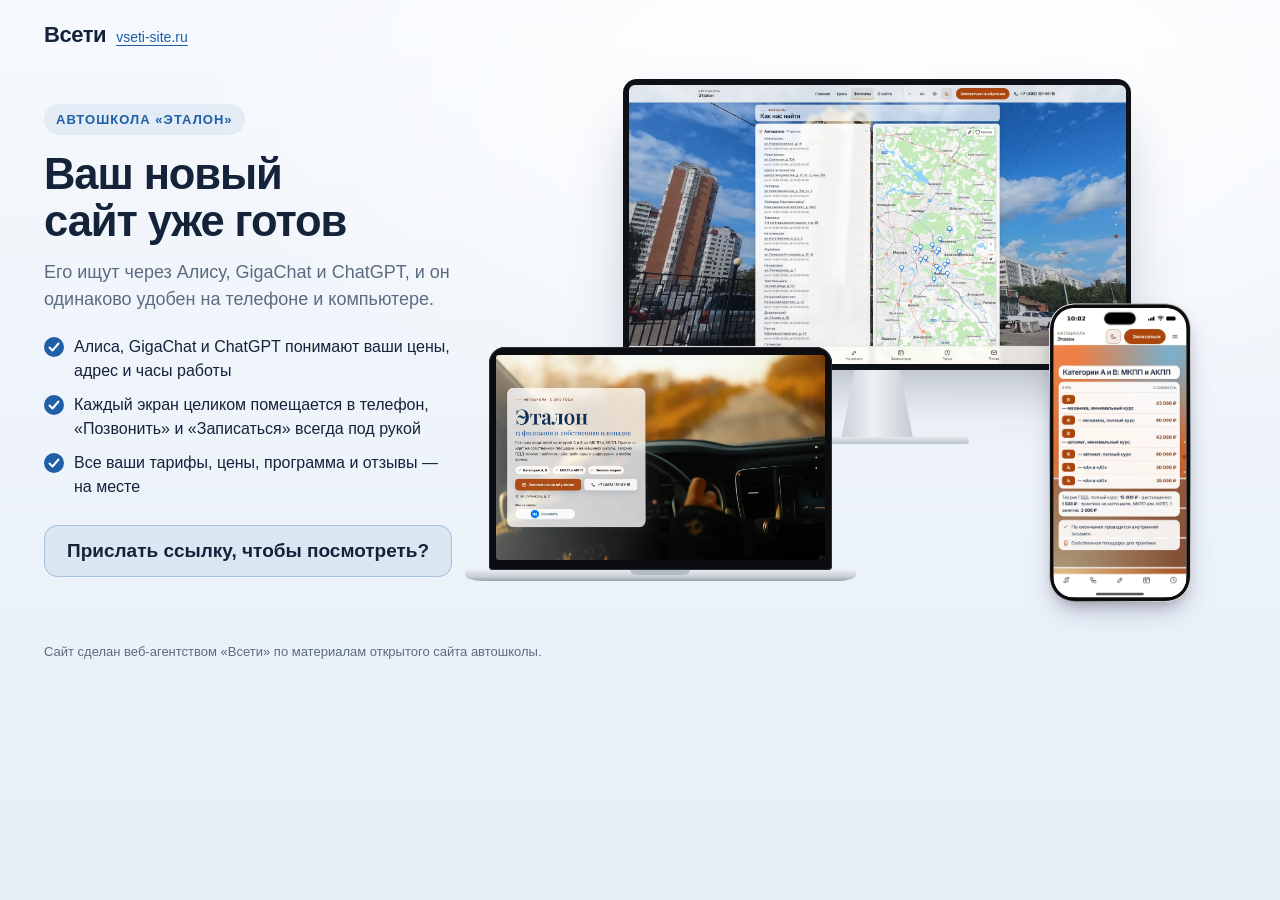
<file: vitrina/index.html>
<!doctype html>
<html lang="ru">
<head>
<meta charset="utf-8">
<meta name="viewport" content="width=device-width, initial-scale=1">
<meta name="robots" content="noindex, nofollow">
<title>Новый сайт автошколы «Эталон» — веб-агентство «Всети»</title>
<style>
@layer stageshow{:where(.ss-phone){position:relative}.ss-phone{flex-shrink:0;box-shadow:0 calc(var(--ps) * 40) calc(var(--ps) * 80) calc(var(--ps) * -16) #32325d40,0 calc(var(--ps) * 24) calc(var(--ps) * 48) calc(var(--ps) * -24) #0000004d}.ss-phone__glass{height:100%}.ss-phone__window{position:relative;overflow:hidden;isolation:isolate}.ss-phone:is([data-frame=pro],[data-frame=silver],[data-frame=bezel],[data-frame=clay],[data-frame=outline],[data-frame=bare]){--ss-phone-glass: #0b0b0c;--ss-phone-rim: #2c2c2d;--ss-phone-seam: #e0dfdc;--ss-phone-line: var(--ss-text-faint, #9a9a9d);background:none}.ss-phone__bands{position:absolute;inset:0;overflow:visible;pointer-events:none}.ss-phone:is([data-frame=pro],[data-frame=silver],[data-frame=bezel],[data-frame=clay],[data-frame=outline]) .ss-phone__glass{position:relative}.ss-phone[data-frame=pro]{--ss-phone-band-1: #e3e3e6;--ss-phone-band-2: #9a9ba0;--ss-phone-band-3: #cfd0d4;--ss-phone-band-4: #85868b;--ss-phone-band-5: #c9cacd}.ss-stage[data-theme=dark] .ss-phone[data-frame=pro],.ss-stage[data-theme=glass] .ss-phone[data-frame=pro][data-dark]{--ss-phone-band-1: #5b5c61;--ss-phone-band-2: #2b2c2f;--ss-phone-band-3: #48494d;--ss-phone-band-4: #232427;--ss-phone-band-5: #404145}.ss-phone[data-frame=silver]{--ss-phone-band-1: #f4f4f6;--ss-phone-band-2: #c9cacf;--ss-phone-band-3: #eeeef1;--ss-phone-band-4: #b9babf;--ss-phone-band-5: #e6e6ea}.ss-phone[data-frame=bezel]{--ss-phone-glass: #111113}.ss-phone[data-frame=clay]{--ss-phone-clay-top: color-mix(in srgb, var(--ss-phone-clay, #ecebe8), #fff 45%);--ss-phone-clay-bottom: color-mix(in srgb, var(--ss-phone-clay, #ecebe8), #000 6%);box-shadow:0 calc(var(--ps) * 30) calc(var(--ps) * 60) calc(var(--ps) * -12) #32325d33,0 calc(var(--ps) * 16) calc(var(--ps) * 32) calc(var(--ps) * -16) #00000029}.ss-stage[data-theme=dark] .ss-phone[data-frame=clay]{--ss-phone-clay-top: color-mix(in srgb, var(--ss-phone-clay, #2a2a2e), #fff 6%);--ss-phone-clay-bottom: var(--ss-phone-clay, #2a2a2e);--ss-phone-seam: #333338}.ss-phone[data-frame=outline]{box-shadow:none}.ss-stage[data-theme=blueprint] .ss-phone[data-frame=outline]{--ss-phone-line: var(--ss-line)}.ss-phone:not([data-frame=android],[data-frame=soft]) .ss-phone__status{height:62px;padding:0}.ss-phone:not([data-frame=android],[data-frame=soft]) .ss-phone__time{position:absolute;top:21.5px;left:0;width:138.5px;line-height:22px;text-align:center}.ss-phone:not([data-frame=android],[data-frame=soft]) .ss-phone__glyphs{position:absolute;top:25.33px;left:285.25px;align-items:flex-start;gap:8px}.ss-phone:not([data-frame=android],[data-frame=soft]) .ss-phone__signal{margin-top:1px}.ss-phone:not([data-frame=android],[data-frame=soft]) .ss-phone__battery{margin-top:.33px}.ss-phone[data-frame=photo]{position:relative;background:none}.ss-phone__photo{position:absolute;z-index:4;background:var(--ss-phone-photo-light, none) center / 100% 100% no-repeat;pointer-events:none}.ss-stage[data-theme=dark] .ss-phone__photo,.ss-phone[data-dark] .ss-phone__photo{background-image:var(--ss-phone-photo-dark, var(--ss-phone-photo-light, none))}.ss-phone[data-frame=android]{background:linear-gradient(150deg,#3a3b3f,#1d1e21 40%,#2f3034 70%,#1a1b1e)}.ss-phone[data-frame=android] .ss-phone__glass{background:#050505}.ss-phone[data-frame=android] .ss-phone__island{top:14px;width:24px;height:24px;border-radius:50%}.ss-phone[data-frame=android] .ss-phone__status{height:48px;padding:0 26px}.ss-phone[data-frame=android] .ss-phone__time{font-family:system-ui,sans-serif;font-size:15px;font-weight:500}.ss-phone[data-frame=android] .ss-phone__content[data-status]{padding-top:48px}.ss-phone[data-frame=android] .ss-phone__home{width:108px;height:4px}.ss-phone[data-frame=soft]{box-shadow:0 0 0 calc(var(--ps) * 1.5) #0a25400d,0 calc(var(--ps) * 30) calc(var(--ps) * 60) calc(var(--ps) * -12) #32325d2e,0 calc(var(--ps) * 18) calc(var(--ps) * 36) calc(var(--ps) * -18) #0000001f}.ss-phone[data-frame=soft] .ss-phone__glass{background:#f6f9fc;box-shadow:inset 0 calc(var(--ps) * -2.9) calc(var(--ps) * 7.2) #0a254038}.ss-stage[data-theme=dark] .ss-phone[data-frame=soft] .ss-phone__glass{background:#1c2433;box-shadow:inset 0 calc(var(--ps) * -2.9) calc(var(--ps) * 7.2) #00000073}.ss-phone__screen{--pt: 1px;position:absolute;top:0;left:0;display:flex;flex-direction:column;overflow:hidden;background:#fff;color:#000;font-family:-apple-system,system-ui,sans-serif;font-size:15px;letter-spacing:-.015em;transform-origin:0 0;-webkit-font-smoothing:antialiased}.ss-phone[data-dark] .ss-phone__screen{background:#000;color:#fff}.ss-phone__status{position:absolute;top:0;right:0;left:0;z-index:2;display:flex;align-items:center;justify-content:space-between;height:54px;padding:0 34px 0 52px;transition:color .3s ease;will-change:transform}.ss-phone__time{font-family:SF Pro Text,-apple-system,system-ui,sans-serif;font-variation-settings:"opsz" 17;font-size:17.67px;font-weight:590;letter-spacing:0}.ss-phone__island{position:absolute;top:var(--ss-island-top, 14px);left:50%;z-index:3;width:var(--ss-island-w, 95px);height:37px;border-radius:18.5px;background:#000;transform:translate(-50%)}.ss-phone__glyphs{display:flex;align-items:center;gap:8px}.ss-phone__glyph{display:block}.ss-phone__content{position:relative;flex:1;min-height:0}.ss-phone__content[data-status]{padding-top:62px}.ss-phone__content:not([data-status]){padding-top:44px}.ss-phone[data-frame=bare] .ss-phone__content{padding-right:8px;padding-left:8px}.ss-phone__home{position:absolute;bottom:8px;left:50%;z-index:2;width:144px;height:5px;border-radius:2.5px;background:currentColor;transform:translate(-50%);transition:color .3s ease;will-change:transform}.ss-lock{position:absolute;inset:0;color:#fff;text-align:center}.ss-lock__date{margin-top:66px;font-size:22px;font-weight:600;letter-spacing:-.01em;opacity:.85}.ss-lock__clock{margin-top:-4px;font-size:112px;font-weight:700;line-height:1;letter-spacing:-.035em;font-variant-numeric:tabular-nums;opacity:.92}.ss-lock__stack{position:absolute;right:0;bottom:118px;left:0;display:flex;flex-direction:column;gap:8px;text-align:left}.ss-lock__stack[data-at=top]{top:290px;bottom:auto}.ss-lock__controls{position:absolute;right:46px;bottom:48px;left:46px;display:flex;justify-content:space-between}.ss-lock__control{display:grid;place-items:center;width:50px;height:50px;border-radius:50%;background:#0a0c1842;backdrop-filter:blur(24px) saturate(1.3);color:#fff}.ss-notification{display:flex;align-items:center;gap:13px;margin:0 18px;padding:14px 17px 14px 14px;border-radius:23px;background:#fcfcfdc2;backdrop-filter:blur(30px) saturate(1.25);box-shadow:0 4px 24px #0000000f;color:#000;text-align:left}.ss-notification[data-banner]{position:absolute;top:56px;right:0;left:0;z-index:2;animation:ss-banner-in .52s cubic-bezier(.2,.9,.25,1) both}@keyframes ss-banner-in{0%{transform:translateY(-110px)}}.ss-notification__icon{display:grid;flex-shrink:0;place-items:center;width:38px;height:38px;overflow:hidden;border-radius:9px;background:var(--ss-accent);color:#fff}.ss-notification__icon:has(>img){background:none}.ss-notification__icon>img{display:block;width:100%;height:100%}.ss-notification__text{display:flex;flex:1;flex-direction:column;min-width:0;font-size:15px;line-height:18px;letter-spacing:-.016em}.ss-notification__head{display:flex;align-items:baseline;gap:8px}.ss-notification__title{flex:1;min-width:0;overflow:hidden;font-weight:600;white-space:nowrap;text-overflow:ellipsis}.ss-notification__time{flex-shrink:0;font-size:12px;letter-spacing:-.005em;color:#3c3c4399}.ss-notification__body{display:-webkit-box;overflow:hidden;-webkit-line-clamp:3;-webkit-box-orient:vertical}.ss-lock[data-size=satellite] .ss-lock__stack{top:232px;bottom:auto}.ss-lock[data-size=satellite][data-clock=off] .ss-lock__stack{top:74px}.ss-notification{will-change:transform}.ss-phone:not([data-dark]) .ss-notification{background:#ffffffeb;box-shadow:0 0 0 .5px #00000014,0 8px 24px #0000001f}.ss-phone__time-bar{display:inline-block;width:30px;height:7px;border-radius:4px;background:currentColor;opacity:.5}}
:root{--ink:#14233a;--muted:#5b6b80;--accent:#1f5fa8;--sand:#ffc94d;--bg1:#f6f9fd;--bg2:#e6eef8}
*{box-sizing:border-box}
html,body{margin:0}
body{font:16px/1.5 -apple-system,"Segoe UI",Roboto,Arial,sans-serif;color:var(--ink);background:radial-gradient(1200px 600px at 70% 10%,#ffffff 0,rgba(255,255,255,0) 60%),linear-gradient(180deg,var(--bg1),var(--bg2));min-height:100vh}
a{color:inherit}
.top{display:flex;align-items:center;justify-content:space-between;max-width:1240px;margin:0 auto;padding:18px 24px}
.brand{display:flex;align-items:baseline;gap:10px;text-decoration:none}
.brand b{font-size:22px;letter-spacing:-.02em}
.brand span{font-size:14px;color:var(--accent);text-decoration:underline;text-underline-offset:3px}
.hero{max-width:1240px;margin:0 auto;padding:10px 24px 40px;display:grid;grid-template-columns:minmax(0,.82fr) minmax(0,1.5fr);gap:36px;align-items:center}
.eyebrow{display:inline-block;font-size:13px;font-weight:600;letter-spacing:.08em;text-transform:uppercase;color:var(--accent);background:rgba(31,95,168,.08);padding:6px 12px;border-radius:999px}
h1{text-wrap:balance;font-size:clamp(30px,3.4vw,48px);line-height:1.08;letter-spacing:-.025em;margin:16px 0 14px}
.lead{font-size:18px;color:var(--muted);margin:0 0 22px;max-width:30em}
.pts{list-style:none;padding:0;margin:0 0 26px;display:grid;gap:10px}
.pts li{display:flex;gap:10px;align-items:flex-start}
.pts li::before{content:"";flex:none;width:20px;height:20px;margin-top:2px;border-radius:50%;background:var(--accent) url("data:image/svg+xml,%3Csvg xmlns='http://www.w3.org/2000/svg' viewBox='0 0 20 20'%3E%3Cpath d='M5.5 10.5l3 3 6-7' fill='none' stroke='%23fff' stroke-width='2' stroke-linecap='round' stroke-linejoin='round'/%3E%3C/svg%3E") center/100% no-repeat}
.cta{display:flex;flex-wrap:wrap;gap:14px;align-items:center}
.btn{display:inline-flex;align-items:center;gap:8px;min-height:52px;padding:0 26px;border-radius:14px;background:var(--accent);color:#fff;font-weight:600;text-decoration:none;box-shadow:0 10px 24px rgba(31,95,168,.28)}
.btn:hover{background:#174a86}
.ask{margin:0;display:inline-flex;align-items:center;min-height:52px;padding:12px 22px;line-height:1.3;border-radius:14px;background:rgba(31,95,168,.08);border:1.5px solid rgba(31,95,168,.28);color:var(--ink);font-size:19px;font-weight:600}
/* сцена с устройствами */
.stage{position:relative;width:100%;aspect-ratio:16/11.2}
.dv{position:absolute}
.dv img{display:block;width:100%;height:100%;object-fit:cover;object-position:center top}
.mon .scr img,.lap .scr img{height:auto}
.mon{left:18%;top:0;width:68%}
.mon .scr{padding:1.1%;background:#0e1116;border-radius:14px;box-shadow:0 30px 60px -20px rgba(20,35,58,.35)}
.mon .scr img{border-radius:6px}
.mon .neck{width:14%;aspect-ratio:1/.95;margin:0 auto;background:linear-gradient(90deg,#c9d0d8,#eef1f4 45%,#c3cad2);clip-path:polygon(18% 0,82% 0,100% 100%,0 100%)}
.mon .foot{width:36%;aspect-ratio:36/1.5;margin:-1px auto 0;border-radius:6px 6px 3px 3px;background:linear-gradient(180deg,#e9edf1,#b9c1ca);box-shadow:0 12px 20px -8px rgba(20,35,58,.4)}
.lap{left:0;bottom:4%;width:46%}
.lap .scr{padding:2.2% 2.2% 3%;background:#0b0d11;border-radius:16px 16px 4px 4px;position:relative;box-shadow:0 0 0 1px #2a2f37 inset}
.lap .scr::before{content:"";position:absolute;top:1%;left:50%;width:.9%;aspect-ratio:1;border-radius:50%;background:#2b3442;transform:translateX(-50%)}
.lap .scr img{border-radius:3px}
.lap .base{position:relative;height:0;padding-bottom:3.2%;margin:0 -7%;background:linear-gradient(180deg,#e7ebef 0,#c8cfd7 60%,#9aa3ad 100%);border-radius:0 0 18px 18px/0 0 60% 60%;box-shadow:0 22px 30px -14px rgba(20,35,58,.45)}
.lap .base::after{content:"";position:absolute;top:0;left:50%;width:15%;height:40%;transform:translateX(-50%);background:#b3bbc4;border-radius:0 0 8px 8px}
.tab{right:1.5%;bottom:3%;width:23%}
.tab .scr{aspect-ratio:820/1180;padding:4.5%;background:#121419;border-radius:22px;box-shadow:0 0 0 2px #c7ced6,0 28px 50px -18px rgba(20,35,58,.45)}
.tab .scr img{border-radius:10px}
.ph{right:6%;bottom:0;width:340px;transform-origin:100% 100%}
.ph-shot{display:block;width:100%;height:auto}
.note{max-width:1240px;margin:0 auto;padding:0 24px 34px;color:var(--muted);font-size:13px}
@media (max-width:600px){
  .stage{aspect-ratio:16/9.8}
  .mon{display:none}
  .lap{left:6%;width:64%;bottom:6%}
  .ph{right:5%}
}
@media (max-width:900px){
  .hero{grid-template-columns:1fr;gap:26px;padding-top:0}
  .stage{order:-1}
  .lead{font-size:16.5px}
}
</style>
</head>
<body>
<header class="top"><a class="brand" href="https://vseti-site.ru/" target="_blank" rel="noopener"><b>Всети</b><span>vseti-site.ru</span></a></header>
<main class="hero">
  <div class="txt">
    <span class="eyebrow">Автошкола «Эталон»</span>
    <h1>Ваш новый сайт уже готов</h1>
    <p class="lead">Его ищут через Алису, GigaChat и ChatGPT, и он одинаково удобен на телефоне и компьютере.</p>
    <ul class="pts">
      <li>Алиса, GigaChat и ChatGPT понимают ваши цены, адрес и часы работы</li>
      <li>Каждый экран целиком помещается в телефон, «Позвонить» и «Записаться» всегда под рукой</li>
      <li>Все ваши тарифы, цены, программа и отзывы — на месте</li>
    </ul>
    <div class="cta">
      <p class="ask">Прислать ссылку, чтобы посмотреть?</p>
    </div>
  </div>
  <div class="stage" id="stage" aria-label="Новый сайт на компьютере, ноутбуке и телефоне">
    <div class="dv mon"><div class="scr"><img src="img/monitor.webp?v=2" alt="" width="1600" height="900"></div><div class="neck"></div><div class="foot"></div></div>
    <div class="dv lap"><div class="scr"><img src="img/laptop.webp?v=2" alt="" width="1280" height="800"></div><div class="base"></div></div>
    <div class="dv ph" id="ph"><div class="ss-phone z-phone" data-frame="pro" style="width: 340px; height: 714.953px; padding: 2.38318px; border-radius: 61.1682px; --ps: 0.794392523364486px;"><svg class="ss-phone__bands" width="100%" height="100%" aria-hidden="true"><defs><linearGradient id="ph-band" x1="0.2" y1="0" x2="0.8" y2="1"><stop offset="0" style="stop-color: var(--ss-phone-band-1);"></stop><stop offset="0.22" style="stop-color: var(--ss-phone-band-2);"></stop><stop offset="0.48" style="stop-color: var(--ss-phone-band-3);"></stop><stop offset="0.74" style="stop-color: var(--ss-phone-band-4);"></stop><stop offset="1" style="stop-color: var(--ss-phone-band-5);"></stop></linearGradient><linearGradient id="ph-clay" x1="0" y1="0" x2="0" y2="1"><stop offset="0" style="stop-color: var(--ss-phone-clay-top);"></stop><stop offset="1" style="stop-color: var(--ss-phone-clay-bottom);"></stop></linearGradient></defs><g transform="translate(10.327102803738317 10.327102803738317)" stroke-linejoin="round"><path d="M262.94 0.00L267.09 0.06L270.49 0.24L273.65 0.53L276.65 0.94L279.51 1.47L282.27 2.11L284.93 2.87L287.50 3.74L289.97 4.72L292.36 5.81L294.65 7.02L296.85 8.33L298.96 9.75L300.98 11.27L302.90 12.90L304.72 14.62L306.45 16.45L308.08 18.37L309.60 20.38L311.02 22.49L312.33 24.70L313.53 26.99L314.63 29.37L315.61 31.85L316.48 34.41L317.24 37.07L317.88 39.83L318.41 42.70L318.82 45.69L319.11 48.85L319.29 52.25L319.35 56.40L319.35 637.90L319.29 642.04L319.11 645.45L318.82 648.60L318.41 651.60L317.88 654.47L317.24 657.23L316.48 659.89L315.61 662.45L314.63 664.92L313.53 667.31L312.33 669.60L311.02 671.80L309.60 673.91L308.08 675.93L306.45 677.85L304.72 679.68L302.90 681.40L300.98 683.03L298.96 684.55L296.85 685.97L294.65 687.28L292.36 688.49L289.97 689.58L287.50 690.56L284.93 691.43L282.27 692.19L279.51 692.83L276.65 693.36L273.65 693.77L270.49 694.06L267.09 694.24L262.94 694.30L56.40 694.30L52.25 694.24L48.85 694.06L45.69 693.77L42.70 693.36L39.83 692.83L37.07 692.19L34.41 691.43L31.85 690.56L29.37 689.58L26.99 688.49L24.70 687.28L22.49 685.97L20.38 684.55L18.37 683.03L16.45 681.40L14.62 679.68L12.90 677.85L11.27 675.93L9.75 673.91L8.33 671.80L7.02 669.60L5.81 667.31L4.72 664.92L3.74 662.45L2.87 659.89L2.11 657.23L1.47 654.47L0.94 651.60L0.53 648.60L0.24 645.45L0.06 642.04L0.00 637.90L0.00 56.40L0.06 52.25L0.24 48.85L0.53 45.69L0.94 42.70L1.47 39.83L2.11 37.07L2.87 34.41L3.74 31.85L4.72 29.37L5.81 26.99L7.02 24.70L8.33 22.49L9.75 20.38L11.27 18.37L12.90 16.45L14.62 14.62L16.45 12.90L18.37 11.27L20.38 9.75L22.49 8.33L24.70 7.02L26.99 5.81L29.37 4.72L31.85 3.74L34.41 2.87L37.07 2.11L39.83 1.47L42.70 0.94L45.69 0.53L48.85 0.24L52.25 0.06L56.40 0.00Z" fill="none" stroke-width="20.654205607476634" stroke="url(#ph-band)"></path><path d="M262.94 0.00L267.09 0.06L270.49 0.24L273.65 0.53L276.65 0.94L279.51 1.47L282.27 2.11L284.93 2.87L287.50 3.74L289.97 4.72L292.36 5.81L294.65 7.02L296.85 8.33L298.96 9.75L300.98 11.27L302.90 12.90L304.72 14.62L306.45 16.45L308.08 18.37L309.60 20.38L311.02 22.49L312.33 24.70L313.53 26.99L314.63 29.37L315.61 31.85L316.48 34.41L317.24 37.07L317.88 39.83L318.41 42.70L318.82 45.69L319.11 48.85L319.29 52.25L319.35 56.40L319.35 637.90L319.29 642.04L319.11 645.45L318.82 648.60L318.41 651.60L317.88 654.47L317.24 657.23L316.48 659.89L315.61 662.45L314.63 664.92L313.53 667.31L312.33 669.60L311.02 671.80L309.60 673.91L308.08 675.93L306.45 677.85L304.72 679.68L302.90 681.40L300.98 683.03L298.96 684.55L296.85 685.97L294.65 687.28L292.36 688.49L289.97 689.58L287.50 690.56L284.93 691.43L282.27 692.19L279.51 692.83L276.65 693.36L273.65 693.77L270.49 694.06L267.09 694.24L262.94 694.30L56.40 694.30L52.25 694.24L48.85 694.06L45.69 693.77L42.70 693.36L39.83 692.83L37.07 692.19L34.41 691.43L31.85 690.56L29.37 689.58L26.99 688.49L24.70 687.28L22.49 685.97L20.38 684.55L18.37 683.03L16.45 681.40L14.62 679.68L12.90 677.85L11.27 675.93L9.75 673.91L8.33 671.80L7.02 669.60L5.81 667.31L4.72 664.92L3.74 662.45L2.87 659.89L2.11 657.23L1.47 654.47L0.94 651.60L0.53 648.60L0.24 645.45L0.06 642.04L0.00 637.90L0.00 56.40L0.06 52.25L0.24 48.85L0.53 45.69L0.94 42.70L1.47 39.83L2.11 37.07L2.87 34.41L3.74 31.85L4.72 29.37L5.81 26.99L7.02 24.70L8.33 22.49L9.75 20.38L11.27 18.37L12.90 16.45L14.62 14.62L16.45 12.90L18.37 11.27L20.38 9.75L22.49 8.33L24.70 7.02L26.99 5.81L29.37 4.72L31.85 3.74L34.41 2.87L37.07 2.11L39.83 1.47L42.70 0.94L45.69 0.53L48.85 0.24L52.25 0.06L56.40 0.00Z" fill="none" stroke-width="15.88785046728972" style="stroke: var(--ss-phone-rim);"></path><path d="M262.94 0.00L267.09 0.06L270.49 0.24L273.65 0.53L276.65 0.94L279.51 1.47L282.27 2.11L284.93 2.87L287.50 3.74L289.97 4.72L292.36 5.81L294.65 7.02L296.85 8.33L298.96 9.75L300.98 11.27L302.90 12.90L304.72 14.62L306.45 16.45L308.08 18.37L309.60 20.38L311.02 22.49L312.33 24.70L313.53 26.99L314.63 29.37L315.61 31.85L316.48 34.41L317.24 37.07L317.88 39.83L318.41 42.70L318.82 45.69L319.11 48.85L319.29 52.25L319.35 56.40L319.35 637.90L319.29 642.04L319.11 645.45L318.82 648.60L318.41 651.60L317.88 654.47L317.24 657.23L316.48 659.89L315.61 662.45L314.63 664.92L313.53 667.31L312.33 669.60L311.02 671.80L309.60 673.91L308.08 675.93L306.45 677.85L304.72 679.68L302.90 681.40L300.98 683.03L298.96 684.55L296.85 685.97L294.65 687.28L292.36 688.49L289.97 689.58L287.50 690.56L284.93 691.43L282.27 692.19L279.51 692.83L276.65 693.36L273.65 693.77L270.49 694.06L267.09 694.24L262.94 694.30L56.40 694.30L52.25 694.24L48.85 694.06L45.69 693.77L42.70 693.36L39.83 692.83L37.07 692.19L34.41 691.43L31.85 690.56L29.37 689.58L26.99 688.49L24.70 687.28L22.49 685.97L20.38 684.55L18.37 683.03L16.45 681.40L14.62 679.68L12.90 677.85L11.27 675.93L9.75 673.91L8.33 671.80L7.02 669.60L5.81 667.31L4.72 664.92L3.74 662.45L2.87 659.89L2.11 657.23L1.47 654.47L0.94 651.60L0.53 648.60L0.24 645.45L0.06 642.04L0.00 637.90L0.00 56.40L0.06 52.25L0.24 48.85L0.53 45.69L0.94 42.70L1.47 39.83L2.11 37.07L2.87 34.41L3.74 31.85L4.72 29.37L5.81 26.99L7.02 24.70L8.33 22.49L9.75 20.38L11.27 18.37L12.90 16.45L14.62 14.62L16.45 12.90L18.37 11.27L20.38 9.75L22.49 8.33L24.70 7.02L26.99 5.81L29.37 4.72L31.85 3.74L34.41 2.87L37.07 2.11L39.83 1.47L42.70 0.94L45.69 0.53L48.85 0.24L52.25 0.06L56.40 0.00Z" fill="none" stroke-width="14.69626168224299" style="stroke: var(--ss-phone-glass);"></path></g></svg><div class="ss-phone__glass" style="padding: 7.94393px; border-radius: 58.785px;"><div class="ss-phone__window" style="width: 319.346px; height: 694.299px; clip-path: path(&quot;M 262.94 0 L 267.09 0.06 L 270.49 0.24 L 273.65 0.53 L 276.65 0.94 L 279.51 1.47 L 282.27 2.11 L 284.93 2.87 L 287.5 3.74 L 289.97 4.72 L 292.36 5.81 L 294.65 7.02 L 296.85 8.33 L 298.96 9.75 L 300.98 11.27 L 302.9 12.9 L 304.72 14.62 L 306.45 16.45 L 308.08 18.37 L 309.6 20.38 L 311.02 22.49 L 312.33 24.7 L 313.53 26.99 L 314.63 29.37 L 315.61 31.85 L 316.48 34.41 L 317.24 37.07 L 317.88 39.83 L 318.41 42.7 L 318.82 45.69 L 319.11 48.85 L 319.29 52.25 L 319.35 56.4 L 319.35 637.9 L 319.29 642.04 L 319.11 645.45 L 318.82 648.6 L 318.41 651.6 L 317.88 654.47 L 317.24 657.23 L 316.48 659.89 L 315.61 662.45 L 314.63 664.92 L 313.53 667.31 L 312.33 669.6 L 311.02 671.8 L 309.6 673.91 L 308.08 675.93 L 306.45 677.85 L 304.72 679.68 L 302.9 681.4 L 300.98 683.03 L 298.96 684.55 L 296.85 685.97 L 294.65 687.28 L 292.36 688.49 L 289.97 689.58 L 287.5 690.56 L 284.93 691.43 L 282.27 692.19 L 279.51 692.83 L 276.65 693.36 L 273.65 693.77 L 270.49 694.06 L 267.09 694.24 L 262.94 694.3 L 56.4 694.3 L 52.25 694.24 L 48.85 694.06 L 45.69 693.77 L 42.7 693.36 L 39.83 692.83 L 37.07 692.19 L 34.41 691.43 L 31.85 690.56 L 29.37 689.58 L 26.99 688.49 L 24.7 687.28 L 22.49 685.97 L 20.38 684.55 L 18.37 683.03 L 16.45 681.4 L 14.62 679.68 L 12.9 677.85 L 11.27 675.93 L 9.75 673.91 L 8.33 671.8 L 7.02 669.6 L 5.81 667.31 L 4.72 664.92 L 3.74 662.45 L 2.87 659.89 L 2.11 657.23 L 1.47 654.47 L 0.94 651.6 L 0.53 648.6 L 0.24 645.45 L 0.06 642.04 L 0 637.9 L 0 56.4 L 0.06 52.25 L 0.24 48.85 L 0.53 45.69 L 0.94 42.7 L 1.47 39.83 L 2.11 37.07 L 2.87 34.41 L 3.74 31.85 L 4.72 29.37 L 5.81 26.99 L 7.02 24.7 L 8.33 22.49 L 9.75 20.38 L 11.27 18.37 L 12.9 16.45 L 14.62 14.62 L 16.45 12.9 L 18.37 11.27 L 20.38 9.75 L 22.49 8.33 L 24.7 7.02 L 26.99 5.81 L 29.37 4.72 L 31.85 3.74 L 34.41 2.87 L 37.07 2.11 L 39.83 1.47 L 42.7 0.94 L 45.69 0.53 L 48.85 0.24 L 52.25 0.06 L 56.4 0 Z&quot;);"><div class="ss-phone__screen" style="width: 402px; height: 874px; transform: scale(0.794393); --ss-screen-r: 64px;"><div class="ss-phone__status"><span class="ss-phone__time">10:02</span><span class="ss-phone__glyphs"><svg viewBox="0 0 20.33 13.67" width="20.33" height="13.67" class="ss-phone__glyph ss-phone__signal"><rect x="0" y="7.34" width="3.333" height="6.33" rx="1.667" fill="currentColor"></rect><rect x="5.667" y="5" width="3.333" height="8.67" rx="1.667" fill="currentColor"></rect><rect x="11.334" y="2.67" width="3.333" height="11" rx="1.667" fill="currentColor"></rect><rect x="17.000999999999998" y="0" width="3.333" height="13.67" rx="1.667" fill="currentColor"></rect></svg><svg viewBox="0 0 19.33 14.33" width="19.33" height="14.33" class="ss-phone__glyph ss-phone__wifi"><path fill-rule="evenodd" fill="currentColor" d="M0.415933 5.54283C0.902185 6.04412 1.66017 5.95818 2.27513 5.41393C4.30595 3.58064 6.83731 2.63535 9.66901 2.63535C12.5007 2.63535 15.0464 3.60928 17.0629 5.41393C17.6636 5.97251 18.4215 6.0298 18.9221 5.54283C19.4226 5.02722 19.4942 4.2538 18.9793 3.70954C16.8341 1.51819 13.3302 0 9.66901 0C6.00783 0 2.48965 1.53251 0.358727 3.72387C-0.156127 4.2538 -0.0989213 5.02722 0.415933 5.55715L0.415933 5.54283ZM3.94841 9.13779C4.50617 9.68205 5.22124 9.62476 5.85051 9.10915C6.88022 8.29276 8.25316 7.73418 9.66901 7.7485C11.0706 7.7485 12.4435 8.29276 13.4875 9.12347C14.1168 9.63908 14.8605 9.66773 15.4039 9.12347C15.9331 8.57921 16.0189 7.7485 15.4611 7.23289C14.0739 5.98683 11.9859 5.11315 9.68332 5.11315C7.38077 5.11315 5.27845 5.98683 3.9055 7.23289C3.41925 7.69121 3.31914 8.47896 3.96271 9.13779L3.94841 9.13779ZM8.72511 13.8929C9.34008 14.4801 9.98365 14.4801 10.5986 13.8929L11.757 12.7757C12.372 12.1742 12.5007 11.4151 11.7999 10.8995C11.2136 10.4841 10.4699 10.212 9.66901 10.212C8.86813 10.212 8.11015 10.4841 7.53809 10.9138C6.83731 11.4151 6.98033 12.1885 7.59529 12.7757L8.73942 13.8929L8.72511 13.8929Z"></path></svg><svg viewBox="0 0 29.33 13.67" width="29.33" height="13.67" class="ss-phone__glyph ss-phone__battery"><path fill="currentColor" d="M0 6.4C0 4.15979 0 3.03969 0.435974 2.18404C0.819467 1.43139 1.43139 0.819467 2.18404 0.435974C3.03969 0 4.15979 0 6.4 0L19.933 0C22.1732 0 23.2933 0 24.149 0.435974C24.9016 0.819467 25.5135 1.43139 25.897 2.18404C26.333 3.03969 26.333 4.15979 26.333 6.4L26.333 7.26666C26.333 9.50687 26.333 10.627 25.897 11.4826C25.5135 12.2353 24.9016 12.8472 24.149 13.2307C23.2933 13.6667 22.1732 13.6667 19.933 13.6667L6.4 13.6667C4.15979 13.6667 3.03969 13.6667 2.18404 13.2307C1.43139 12.8472 0.819467 12.2353 0.435974 11.4826C0 10.627 0 9.50687 0 7.26666L0 6.4Z"></path><path fill-rule="evenodd" fill="currentColor" transform="translate(27.33 4.33)" d="M0 0L0 5C0.601505 4.8625 2 3.75 2 2.5C2 1.25 0.601505 0.1375 0 0Z"></path></svg></span></div><span class="ss-phone__island"></span><div class="ss-phone__content" data-status="true"><img class="ph-shot" src="img/phone.webp?v=2" alt="Новый сайт автошколы «Эталон» на телефоне" width="393" height="794"></div><span class="ss-phone__home"></span></div></div></div></div></div>
  </div>
</main>
<p class="note">Сайт сделан веб-агентством «Всети» по материалам открытого сайта автошколы.</p>
<script>
(function(){var st=document.getElementById('stage'),ph=document.getElementById('ph');
function fit(){var k=st.clientWidth*(innerWidth<=600?0.27:0.19)/340;ph.style.transform='scale('+k+')';}
fit();addEventListener('resize',fit);})();
</script>
</body>
</html>
</file>
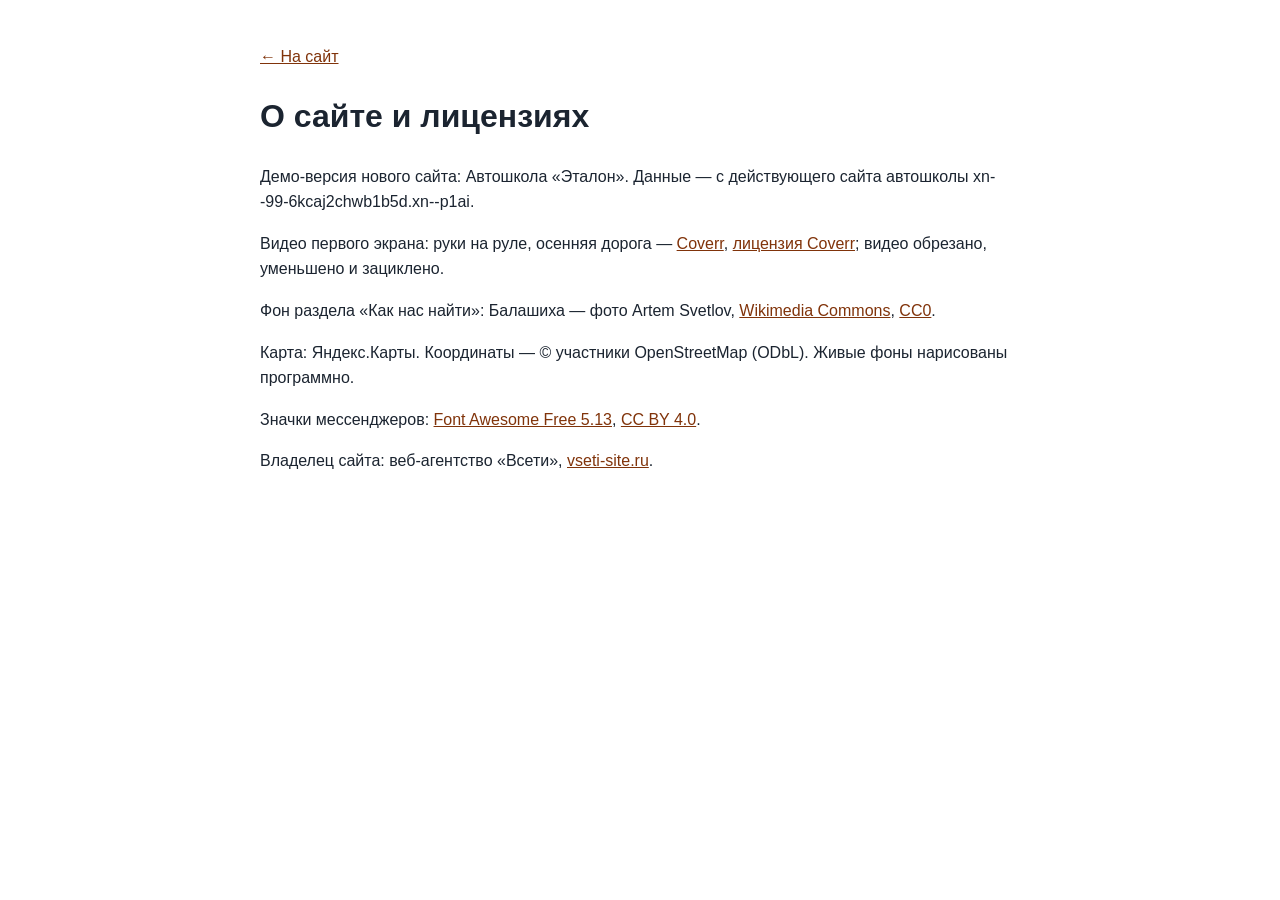
<file: credits.html>
<!doctype html><html lang="ru"><head><meta charset="utf-8"><meta name="viewport" content="width=device-width,initial-scale=1"><meta name="robots" content="noindex"><title>О сайте — Автошкола «Эталон»</title>
<style>body{font:16px/1.6 Inter,Arial,sans-serif;max-width:760px;margin:0 auto;padding:28px 18px;color:#1b2430}a{color:#80330a}</style></head><body>
<p><a href="./">← На сайт</a></p><h1>О сайте и лицензиях</h1>
<p>Демо-версия нового сайта: Автошкола «Эталон». Данные — с действующего сайта автошколы xn--99-6kcaj2chwb1b5d.xn--p1ai.</p>
<p>Видео первого экрана: руки на руле, осенняя дорога — <a href="https://coverr.co/videos/hands-on-steering-wheel-zm3v1hrrb9" target="_blank" rel="noopener">Coverr</a>, <a href="https://coverr.co/license" target="_blank" rel="noopener">лицензия Coverr</a>; видео обрезано, уменьшено и зациклено.</p>
<p>Фон раздела «Как нас найти»: Балашиха — фото Artem Svetlov, <a href="https://commons.wikimedia.org/wiki/File:Balashikha_2019-07_2.jpg" target="_blank" rel="noopener">Wikimedia Commons</a>, <a href="https://creativecommons.org/publicdomain/zero/1.0/deed.ru" target="_blank" rel="noopener">CC0</a>.</p>
<p>Карта: Яндекс.Карты. Координаты — © участники OpenStreetMap (ODbL). Живые фоны нарисованы программно.</p>
<p>Значки мессенджеров: <a href="https://fontawesome.com" target="_blank" rel="noopener">Font Awesome Free 5.13</a>, <a href="https://creativecommons.org/licenses/by/4.0/" target="_blank" rel="noopener">CC BY 4.0</a>.</p>
<p>Владелец сайта: веб-агентство «Всети», <a href="https://vseti-site.ru" target="_blank" rel="noopener">vseti-site.ru</a>.</p>
</body></html>
</file>
<file: css/etalon.css>
/* ==========================================================================
   Эталон нотариуса. Общий слой поверх встроенных стилей index.html:
   видео-первый экран, «жидкое стекло», интерьеры на фоне экранов,
   шапка и нижняя панель со второго экрана, карточки Spotlight Card.
   ========================================================================== */

/* плавное проявление подсветки рамки (Chrome/Safari/Firefox новых версий) */
@property --hl{syntax:'<number>';inherits:true;initial-value:0}

:root{
  --glass:rgba(0,0,0,.4);
  --glass-blur:4px;
  --spot:255,196,108;          /* тёплый янтарь под интерьеры */
  --spring:cubic-bezier(.2,.9,.3,1.35);
}

/* ---------- светлый текст на тёмном стекле для всего, что лежит на фото ---------- */
.sec:not(.sec-hero),.hdr,.bar,.mmenu{
  --card:rgba(0,0,0,.4); --card-rgb:0,0,0;
  --text:#fff; --muted:rgba(255,255,255,.84);
  --line:rgba(255,255,255,.3); --line2:rgba(255,255,255,.2);
  --accent:#ecd9ac; --accent-d:#f6e9c8; --accent-l:#d3bc8a; --accent-soft:rgba(255,255,255,.13);
  --bg:rgba(0,0,0,.3); --bg2:transparent; --bg3:rgba(255,255,255,.13);
  --on-accent:#1d170b;
  --shadow:0 1px 12px rgba(0,0,0,.35); --shadow-lg:0 18px 50px rgba(0,0,0,.5);
  --ok:#8fe3a8; --bad:#ff9f96;
  color:#fff;
}
.sec:not(.sec-hero){background:#2b2319}
.sec:not(.sec-hero) .sec-scroll{
  position:relative;z-index:1;
  padding-top:calc(var(--hdr-h) / var(--zc,1) + 12px);padding-bottom:calc(var(--bar-h) + 12px);
  text-shadow:0 1px 2px rgba(0,0,0,.45)
}
.sec:not(.sec-hero) :is(input,select,textarea,button.btn,.btn){text-shadow:none}

/* ---------- фон экранов: интерьеры, затемнение ровно 50% ---------- */
.sec-bg{position:absolute;inset:0;z-index:0;overflow:hidden;pointer-events:none;background:#2b2319}
.sec-bg picture{display:block;width:100%;height:100%}
.sec-bg img{display:block;width:100%;height:100%;object-fit:cover;opacity:0;transition:opacity .9s ease}
.sec-bg img.ld,html:not(.js) .sec-bg img{opacity:1}
.sec-bg::after{content:"";position:absolute;inset:0;background:rgba(0,0,0,.5)}

/* ==========================================================================
   Жидкое стекло
   ========================================================================== */
.glass,
.sec:not(.sec-hero) :is(.sec-head,.svc,.step,.rev,.rsum,.cred,.cbox,.fq,.about-txt,.tf-card,.quote,.ilink,.chips li,.foot,.rate-chip){
  position:relative;isolation:isolate;
  background:var(--glass);
  -webkit-backdrop-filter:blur(var(--glass-blur));backdrop-filter:blur(var(--glass-blur));
  border:0;border-radius:var(--radius);
  box-shadow:0 8px 30px rgba(0,0,0,.14);
}
/* тонкая светлая рамка-градиент; рядом с курсором рамка разгорается (--hl, --x, --y) */
.glass::after,
.sec:not(.sec-hero) :is(.sec-head,.svc,.step,.rev,.rsum,.cred,.cbox,.fq,.about-txt,.tf-card,.quote,.ilink,.chips li,.foot,.rate-chip)::after{
  content:"";position:absolute;inset:0;border-radius:inherit;padding:1.4px;pointer-events:none;z-index:2;
  background:
    radial-gradient(230px circle at var(--x,50%) var(--y,50%),rgba(255,226,160,calc(var(--hl,0)*1)),rgba(var(--spot),calc(var(--hl,0)*.65)) 38%,transparent 72%),
    linear-gradient(160deg,rgba(255,255,255,.58) 0%,rgba(255,255,255,.16) 22%,rgba(255,255,255,0) 44%,rgba(255,255,255,0) 60%,rgba(255,255,255,.16) 82%,rgba(255,255,255,.5) 100%);
  -webkit-mask:linear-gradient(#000 0 0) content-box,linear-gradient(#000 0 0);
  -webkit-mask-composite:xor;mask-composite:exclude;
}
.sec:not(.sec-hero) .sec-head{display:block;width:fit-content;max-width:100%;border-radius:18px;padding:14px 22px 16px;margin-bottom:16px}
.sec:not(.sec-hero) .sec-head .h2{margin-top:8px}
.sec:not(.sec-hero) .sec-head .lead{margin-top:8px}
.sec:not(.sec-hero) .sec-head .demo-note{background:rgba(255,255,255,.1);border-left-color:var(--accent)}

/* ==========================================================================
   Spotlight Card: пятно света под курсором внутри карточки (::before),
   подсветка рамки рядом с курсором (::after выше), «прыжок» scale + тень.
   Позицию --x/--y ставит один общий обработчик pointermove (js/etalon.js).
   ========================================================================== */
.glow{position:relative;isolation:isolate;--hov:1.035}
.glow::before{
  content:"";position:absolute;inset:0;border-radius:inherit;pointer-events:none;z-index:-1;
  background:
    radial-gradient(340px circle at var(--x,50%) var(--y,50%),rgba(var(--spot),.5),rgba(var(--spot),.2) 38%,transparent 72%);
  opacity:0;transition:opacity .35s ease;
}
.glow.lit{--hl:1}
.glow.lit::before{opacity:1}
.glow{transition:scale .38s var(--spring),box-shadow .32s ease,--hl .3s ease}
.glow.rv{transition:opacity .7s ease var(--rvd),translate .7s ease var(--rvd),scale .38s var(--spring),box-shadow .32s ease,--hl .3s ease}
@media (hover:hover) and (pointer:fine){
  .glow:hover{scale:var(--hov);z-index:6;box-shadow:0 24px 54px rgba(0,0,0,.5),0 0 34px rgba(var(--spot),.2)}
}
/* ---------- «Контакты» («Как нас найти»): плашки при наведении и касании загораются жёлтым — яркая рамка и мягкое
   свечение вокруг; размер не меняется (никаких увеличений и сдвигов раскладки), видно в обеих темах ---------- */
:root{--gy-ring:255,208,80;--gy-glow:255,200,64}
html[data-theme="light"]{--gy-ring:232,154,0;--gy-glow:255,186,30}
#contacts .glow{--gy:0 0 0 2.5px rgba(var(--gy-ring),.98),0 0 22px 4px rgba(var(--gy-glow),.66),0 0 58px 14px rgba(var(--gy-glow),.32),0 8px 30px rgba(0,0,0,.14);
  --gy0:0 0 0 0 rgba(var(--gy-ring),0),0 0 0 0 rgba(var(--gy-glow),0),0 0 0 0 rgba(var(--gy-glow),0),0 8px 30px rgba(0,0,0,.14)}
@media (hover:hover) and (pointer:fine){
  #contacts .glow:hover{scale:1;box-shadow:var(--gy)}
  /* заголовок с рейтингом: когда курсор на значке рейтинга, светится только значок */
  #contacts .sec-head:has(.rate-chip:hover):hover{box-shadow:var(--gy0)}
}
#contacts .glow.tap{animation:cGlowTap 1.4s ease-out,glowHl .62s ease-out}
@keyframes cGlowTap{0%{box-shadow:var(--gy0)}14%,62%{box-shadow:var(--gy)}100%{box-shadow:var(--gy0)}}
html[data-hc="1"] #contacts .glow:hover{outline:3px solid #ffd400;outline-offset:2px}
/* крупные плашки берут нижнюю границу 1,03: 3,5 % от 600 px — это уже 20 px */
.hero-plq,.about-txt,.tf-card,.sec-head,.cbox{--hov:1.03}

/* касание на телефоне: вспышка пятна в точке касания и подпрыгивание */
.glow.tap{animation:glowTap .62s var(--spring),glowHl .62s ease-out}
.glow.tap::before{animation:spotFlash .62s ease-out}
@keyframes glowTap{0%{scale:1}38%{scale:var(--tap,1.045)}100%{scale:1}}
@keyframes glowHl{0%{--hl:0}22%{--hl:1}100%{--hl:0}}
@keyframes spotFlash{0%{opacity:0}18%{opacity:1}100%{opacity:0}}

/* ---------- появление блоков при входе на экран ---------- */
.rv{--rvd:calc(var(--i,0) * 90ms);opacity:0;transform:none;translate:0 18px;
  transition:opacity .7s ease var(--rvd),translate .7s ease var(--rvd)}
.sec.active .rv{opacity:1;transform:none;translate:0 0}
/* первый экран: блоки стартуют сами (экран активен с загрузки), по очереди после слова */
.sec-hero .rv{--rvd:calc(var(--hero-d,1.8s) + var(--i,0) * 140ms);opacity:1;translate:0 0}
.sec-hero .kicker.rv{--rvd:.45s}
/* анимация заголовка стартует — скрипт ставит .go, и остальные блоки выходят следом за словом */
.sec-hero.go .rv{animation:heroIn .9s cubic-bezier(.2,.7,.2,1) var(--rvd) both}
html.js .sec-hero:not(.go) .rv{opacity:0;translate:0 18px;animation:heroSafe .01s linear 5s forwards}
@keyframes heroIn{from{opacity:0;translate:0 18px}to{opacity:1;translate:0 0}}
@keyframes heroSafe{to{opacity:1;translate:0 0}}

/* ==========================================================================
   Первый экран
   ========================================================================== */
.sec-hero{background:#8fb1d4;color:#fff;
  /* А−/А+ первый экран не трогают: страница в zoom, экран — встречный zoom (как шапка), поэтому он на любой ступени
     выглядит ровно как при 100 %. Единицы vw/vh и высота экрана считаются от окна без поправки. */
  zoom:calc(1 / var(--zc,1)); --vwu:1vw; --vhu:1vh;
  /* высота — та же видимая, что у остальных экранов (скрипт кладёт её в --vhr); 100vh во встроенном браузере Telegram на Android
     считается при спрятанной верхней панели и выше видимой части — первый экран выходил выше, и все следующие съезжали вниз */
  --vh:var(--vhr, calc(100 * var(--vhu)))}
.hero-bg{position:absolute;inset:0;overflow:hidden;background:#9db9d6 url(../img/hero-poster.jpg) 54% 50%/cover no-repeat}
.hero-video{position:absolute;inset:0;width:100%;height:100%;object-fit:cover;object-position:54% 50%;background:transparent}
.hero-clouds{
  position:absolute;left:0;top:0;width:100%;height:58%;pointer-events:none;opacity:0;transition:opacity 2.4s ease;
  -webkit-mask-image:linear-gradient(180deg,#000 0%,#000 36%,rgba(0,0,0,.55) 66%,transparent 100%);
          mask-image:linear-gradient(180deg,#000 0%,#000 36%,rgba(0,0,0,.55) 66%,transparent 100%)
}
.hero-clouds.on{opacity:1}
/* угасание к низу рисует сам шейдер (js/clouds.js): маска на canvas — лишний проход на каждый кадр */
.hero-clouds.baked{-webkit-mask-image:none;mask-image:none}
/* точки-переходы по краю не растут с А+: иначе на ступенях 130–150 % они наезжают на плашки первого экрана и карточки */
.dots{zoom:calc(1 / var(--zc,1))}

.sec-hero .sec-scroll{position:relative;z-index:1;padding:26px clamp(20px,calc(3.4*var(--vwu,1vw)),64px);display:flex;flex-direction:column}
.sec-hero .wrap{max-width:none;margin:auto 0}
.hero-plq{
  --plq-w:clamp(500px,calc(38*var(--vwu,1vw)),660px);--plq-pad:clamp(24px,calc(2.4*var(--vwu,1vw)),36px);
  width:min(100%,var(--plq-w));padding:var(--plq-pad);border-radius:28px;
  color:#fff;text-shadow:0 1px 3px rgba(0,0,0,.5);
  animation:plqIn .9s ease both
}
@keyframes plqIn{from{opacity:0;translate:0 14px}to{opacity:1;translate:0 0}}
.hero-plq .kicker{color:#f6e6bd;font-size:12.5px;letter-spacing:.15em}
.hero-plq .kicker::before{background:#f6e6bd}
.hero-h1{margin:14px 0 0;font-weight:500}
.hw{
  display:inline-block;font-family:var(--serif);font-weight:500;line-height:1.06;letter-spacing:-.005em;color:#fff;
  font-size:calc((var(--plq-w) - 2 * var(--plq-pad)) / 4.9);
  text-shadow:0 2px 22px rgba(0,0,0,.35),0 1px 2px rgba(0,0,0,.4);white-space:nowrap
}
.hn{display:block;margin-top:6px;font-family:var(--serif);font-weight:500;font-size:clamp(20px,calc(1.9*var(--vwu,1vw)),28px);line-height:1.2;color:#f7ecd2}
.hero-lead{margin-top:16px;max-width:none;font-size:clamp(15px,calc(1.15*var(--vwu,1vw)),17px);line-height:1.5;color:rgba(255,255,255,.94)}
.hero-addr{margin-top:10px;font-size:14px}
.hero-addr .addr-link{color:#fff;border-bottom-color:rgba(255,255,255,.55)}
.hero-addr .addr-link:hover{color:#f6e6bd}
.hero-cta{display:flex;flex-wrap:wrap;gap:12px;margin-top:22px}
.btn-glass{
  min-height:52px;padding:0 26px;font-size:16px;color:#fff;border:0;background:var(--glass);
  -webkit-backdrop-filter:blur(var(--glass-blur));backdrop-filter:blur(var(--glass-blur));text-shadow:none
}
.btn-glass:hover{background:var(--glass);color:#fff}
.btn-glass.btn-book{background:rgba(var(--spot),.9);color:#2a1d07;font-weight:700;box-shadow:0 8px 26px rgba(var(--spot),.3)}
.btn-glass.btn-book:hover{background:rgba(var(--spot),.95);color:#2a1d07}
.btn-glass.btn-book::after{display:none}
.btn-glass.btn-book::before{background:radial-gradient(160px circle at var(--x,50%) var(--y,50%),rgba(255,255,255,.75),rgba(255,255,255,.25) 45%,transparent 75%)}
.btn-glass .ico{width:19px;height:19px}
.hero-plq .status{margin-top:16px;background:rgba(0,0,0,.28);border-color:rgba(255,255,255,.3);text-shadow:none}

/* ==========================================================================
   Шапка и нижняя панель: только со второго экрана
   ========================================================================== */
.hdr{
  background:var(--glass);-webkit-backdrop-filter:blur(8px);backdrop-filter:blur(8px);border-bottom:0;
  transition:transform .5s var(--ease),opacity .35s ease,visibility 0s linear 0s
}
.hdr::after{content:"";position:absolute;left:0;right:0;bottom:0;height:1px;background:linear-gradient(90deg,transparent,rgba(255,255,255,.45),transparent)}
body[data-sec="0"] .hdr{transform:translateY(-105%);opacity:0;visibility:hidden;pointer-events:none;transition:transform .45s var(--ease),opacity .3s ease,visibility 0s linear .45s}
.hdr-in{max-width:1440px;padding:0 28px;gap:18px}
.brand-s{color:rgba(255,255,255,.78)}
.brand-n{font-size:16px;font-weight:600;color:#fff;text-shadow:0 1px 3px rgba(0,0,0,.4)}
.nav{gap:2px}
.nav-a{color:#fff;opacity:.9;font-size:14.5px;padding:10px 12px;white-space:nowrap}
.brand{flex:none}
.nav-a:hover,.nav-a.cur,.nav > li.open > .nav-a{background:rgba(255,255,255,.14);opacity:1}
.nav-a.cur{box-shadow:inset 0 -2px 0 rgba(var(--spot),.95)}
.hdr-tools{margin-left:10px;gap:10px}
.hdr .tool{color:#fff;opacity:.9}
.hdr .tool:hover{background:rgba(255,255,255,.14);opacity:1}
.hdr .btn-primary{background:rgba(var(--spot),.95);border-color:transparent;color:#2a1d07;font-weight:700}
.hdr .btn-primary:hover{background:#ffd998;color:#2a1d07}
.hdr-tel{display:inline-flex;align-items:center;gap:8px;min-height:44px;padding:0 6px;font-weight:600;font-size:15px;white-space:nowrap;color:#fff;border-radius:10px}
.hdr-tel .ico{width:18px;height:18px}
.hdr-tel:hover{color:#ffe2a8}
.mega{background:rgba(24,19,12,.9);-webkit-backdrop-filter:blur(16px);backdrop-filter:blur(16px);border:1px solid rgba(255,255,255,.2)}
.mega-it:hover{background:rgba(255,255,255,.12)}
.lang-dd{background:rgba(24,19,12,.92);-webkit-backdrop-filter:blur(16px);backdrop-filter:blur(16px);border:1px solid rgba(255,255,255,.22);color:#fff}
.lang-dd a:hover,.lang-dd button:hover{background:rgba(255,255,255,.12)}
.lang-dd a.cur{color:#ffe2a8}
/* размер текста, контраст, тема: прямо на плашке, рядом с языком */
.hdr-a11y{display:flex;align-items:center;gap:2px;margin-left:2px;padding-left:8px;border-left:1px solid rgba(255,255,255,.28)}
.hdr-a11y .tool{width:44px;height:44px}
.hdr #hcBtn[aria-pressed="true"]{background:rgba(255,226,168,.2);color:#ffe2a8;opacity:1}
.hdr .tool:disabled{opacity:.35;cursor:default}
.hdr .tool:disabled:hover{background:none}
.mm-tools{display:none}

.bar{
  background:var(--glass);-webkit-backdrop-filter:blur(8px);backdrop-filter:blur(8px);border-top:0;box-shadow:none;
  transition:transform .5s var(--ease),opacity .35s ease,visibility 0s linear 0s
}
.bar::before{content:"";position:absolute;left:0;right:0;top:0;height:1px;background:linear-gradient(90deg,transparent,rgba(255,255,255,.45),transparent)}
body[data-sec="0"] .bar{transform:translateY(105%);opacity:0;visibility:hidden;pointer-events:none;transition:transform .45s var(--ease),opacity .3s ease,visibility 0s linear .45s}
.bi{color:#fff;opacity:.88}
.bi:hover{background:rgba(255,255,255,.14);opacity:1}
.bi.cur{color:#ffe2a8}

.dots button::after{background:#fff;opacity:.6;box-shadow:0 0 0 1px rgba(0,0,0,.35)}
.dots button.cur::after{background:rgb(var(--spot));opacity:1}

.mmenu{background:rgba(22,17,11,.93);-webkit-backdrop-filter:blur(14px);backdrop-filter:blur(14px);color:#fff;bottom:var(--bar-h)}
.mmenu .macc-list button:hover{background:rgba(255,255,255,.12)}
.mmenu .mmenu-foot .btn{justify-content:center;padding:0 22px;font-size:16px}
.mmenu .btn-primary{background:rgba(var(--spot),.95);border-color:transparent;color:#2a1d07;font-weight:700}
.mmenu .btn-ghost{border-color:rgba(255,255,255,.4);color:#fff}
.mm-set{margin-top:16px;display:grid;gap:10px}
.mm-row{display:flex;flex-wrap:wrap;gap:8px;align-items:center}
.mm-lbl{width:56px;font-size:13px;color:var(--muted);text-transform:uppercase;letter-spacing:.08em}
.mmenu .mm-row a,.mmenu .mm-row button{display:inline-flex;width:auto;min-width:44px;min-height:44px;padding:0 12px;justify-content:center;align-items:center;
  border:1px solid rgba(255,255,255,.28);border-radius:10px;font-size:14px;font-weight:600}
.mmenu .mm-row a.cur{color:#ffe2a8;border-color:#ffe2a8}
.mmenu .mm-row .ico{width:20px;height:20px}
/* на телефоне те же четыре кнопки одним заметным рядом в меню */
.mmenu .mm-tools{grid-template-columns:repeat(4,1fr);gap:8px;padding:10px;border:1px solid rgba(255,226,168,.4);border-radius:14px;background:rgba(255,255,255,.07)}
.mmenu .mm-tools button{display:inline-flex;width:100%;min-height:52px;justify-content:center;align-items:center;border:1px solid rgba(255,255,255,.28);border-radius:10px;font-size:16px;font-weight:700;background:rgba(0,0,0,.25);padding:0}
.mmenu .mm-tools button .ico{width:22px;height:22px}
.mmenu .mm-tools button[aria-pressed="true"]{border-color:#ffe2a8;color:#ffe2a8;background:rgba(255,226,168,.14)}
.mmenu .mm-tools button:disabled{opacity:.4}

/* ==========================================================================
   Экраны: карточки на стекле
   ========================================================================== */
.sec:not(.sec-hero) .kicker{color:#f1deb0}
.sec:not(.sec-hero) .kicker::before{background:#f1deb0}
.sec:not(.sec-hero) .h2{font-size:clamp(26px,calc(3*var(--vwu,1vw)),38px)}
.sec:not(.sec-hero) .svc:hover{transform:none;border-color:transparent}
.svc .cic,.cred .cic,.cl .cic,.mega-it .cic{background:rgba(255,255,255,.14);color:#f6e9c8}
.svc small{color:rgba(255,255,255,.8)}
.about-txt{padding:20px 24px}
.sec:not(.sec-hero) .about-txt .quote{background:rgba(255,255,255,.09);border-left:3px solid rgb(var(--spot));border-radius:0 12px 12px 0;-webkit-backdrop-filter:none;backdrop-filter:none;box-shadow:none}
.sec:not(.sec-hero) .about-txt .quote::after{display:none}
.chips li{background:var(--glass);border-radius:999px}
.creds .cred{padding:14px 16px;min-height:68px}
.cred > div{min-width:0;flex:1 1 auto}

/* ---------- «Оплата»: ровные значки ----------
   Карточка занимает ту же ширину и высоту, что соседние. Если четыре значка помещаются в строку —
   идут одним рядом от левого до правого края; иначе сетка 2×2 с одинаковыми колонками, а все карточки
   «Реквизитов» выравниваются по высоте (grid-auto-rows:1fr). Размер решает ширина самой колонки
   (container query), а не окна — поэтому одинаково на 1280, 1366, 1440, 1920, планшете и в режиме «А+». */
.about-side{container:aside / inline-size}
.pay-pills,.cred .pay-pills,.cl .pay-pills{
  display:grid;grid-template-columns:repeat(2,minmax(0,1fr));gap:6px;width:100%;margin-top:3px
}
.pay-pill{
  display:flex;align-items:center;justify-content:center;min-width:0;min-height:26px;padding:2px 8px;
  font-size:12.5px;line-height:1.2;text-align:center;white-space:nowrap;box-sizing:border-box
}
.pay-pill .ico{display:none}
.pay-pill.pay-logo{padding:2px 8px;min-height:26px}
.pay-pill.pay-logo img{height:15px}
.pay-pill.pay-logo img[src$="sbp.svg"]{height:17px}
.creds .cred:has(.pay-pills){padding-top:10px;padding-bottom:10px}
.creds .cred:has(.pay-pills) small{line-height:1.25}
@container aside (min-width:405px){
  .cred .pay-pills{grid-template-columns:repeat(4,auto);justify-content:space-between;max-width:430px}
}
@container aside (max-width:404px){
  .creds{grid-auto-rows:1fr}
}

.steps::before{display:none}
.steps{gap:14px;list-style:none;padding:0}
.step{padding:20px 16px 20px;text-align:left}
.step-n{background:rgba(255,255,255,.14);border-color:rgba(var(--spot),.85);color:#f6e9c8}
.step p{color:rgba(255,255,255,.88)}

.rsum,.rev{padding:20px 22px}
.rsum .big{color:#f6e9c8}
.rev p{color:#fff}

.faq{gap:0 16px}
.faq-col{gap:12px}
.fq{border-bottom:0;padding:2px 18px}
.fq > button{padding:14px 2px}
.fq-a p{padding:0 2px 14px;color:rgba(255,255,255,.88)}
.fq > button .pl{border-color:rgba(255,255,255,.4)}

.cbox{padding:16px 18px}
.cl{gap:9px}
.mapbox{padding:12px}
.fld input,.fld select,.fld textarea{background:rgba(0,0,0,.34);color:#fff;border-color:rgba(255,255,255,.34);text-shadow:none}
.fld input::placeholder,.fld textarea::placeholder{color:rgba(255,255,255,.55)}
.fld select option{color:#111;background:#fff}
.fld input:focus,.fld select:focus,.fld textarea:focus{border-color:rgb(var(--spot));box-shadow:0 0 0 3px rgba(var(--spot),.28)}
.map{background:rgba(0,0,0,.25)}
.sec:not(.sec-hero) .btn-primary{background:rgba(var(--spot),.95);border-color:transparent;color:#2a1d07;font-weight:700}
.sec:not(.sec-hero) .btn-primary:hover{background:#ffd998;color:#2a1d07}
.sec:not(.sec-hero) .btn-ghost{background:rgba(0,0,0,.3);color:#fff;border-color:rgba(255,255,255,.4)}
.sec:not(.sec-hero) .btn-ghost:hover{border-color:rgb(var(--spot));color:#ffe2a8}
.info-links .ilink{color:#fff;padding:9px 18px}
.info-links .ilink:hover{background:var(--glass)}

/* рейтинг Яндекс.Карт в «Контактах» */
.sec-head-rate{display:flex!important;align-items:center;justify-content:space-between;gap:18px;flex-wrap:wrap;width:100%!important;padding:14px 18px 14px 24px!important}
.sec-head-rate .sh-txt .h2{margin-top:6px}
.rate-chip{display:flex;align-items:center;gap:12px;padding:8px 18px 8px 10px;border-radius:14px;color:#fff;text-decoration:none;text-shadow:none}
.rate-chip .ym{width:40px;height:40px;flex:none}
.rate-chip .badge-r{display:flex;align-items:center;gap:8px}
.rate-chip .badge-r b{font-size:26px;line-height:1;font-weight:600}
.rate-chip .stars svg{width:17px;height:17px}
.rate-chip small{display:block;margin-top:3px;font-size:13px;color:var(--muted);white-space:nowrap}

.foot{margin-top:16px;padding:12px 18px;border-top:0;border-radius:14px;align-items:center}
.foot > div:first-child{flex:1 1 0;min-width:0}
.foot a{color:#fff}

/* фокус с клавиатуры виден на любом фоне */
.sec :focus-visible,.hdr :focus-visible,.bar :focus-visible,.mmenu :focus-visible{outline:3px solid #ffe2a8;outline-offset:2px}

/* ==========================================================================
   Адаптив
   ========================================================================== */
@media screen and (max-width:1439px){
  .hdr-tel{width:44px;padding:0;justify-content:center}
  .hdr-tel span{display:none}
  .hdr-tel:hover{background:rgba(255,255,255,.14)}
  .nav-a{padding:10px 9px}
}
/* на ноутбуках поуже телефон на плашке не помещается (он есть в нижней панели и в меню) */
@media screen and (max-width:1366px){.hdr-tel{display:none}}
@media screen and (max-width:860px){
  .hdr-a11y{display:none}
}
@media (max-width:860px){
  .mmenu .mm-tools{display:grid}
}
/* таджикская и киргизская версии: пункты меню длиннее — телефон на плашке только значком до 1680 px, меню-бургер на экранах до 1320 px */
@media screen and (min-width:1440px) and (max-width:1679px){
  html[lang="tg"] .hdr-tel,html[lang="ky"] .hdr-tel{width:44px;padding:0;justify-content:center}
  html[lang="tg"] .hdr-tel span,html[lang="ky"] .hdr-tel span{display:none}
}
@media screen and (min-width:1280px) and (max-width:1319px){
  html[lang="tg"] .nav,html[lang="ky"] .nav,html[lang="tg"] .hdr-tel,html[lang="ky"] .hdr-tel{display:none}
  html[lang="tg"] .burger,html[lang="ky"] .burger{display:grid}
  html[lang="tg"] .hdr-book,html[lang="ky"] .hdr-book{display:inline-flex}
  html[lang="tg"] .hdr-tools,html[lang="ky"] .hdr-tools{margin-left:auto}
  html[lang="tg"] .hdr-in,html[lang="ky"] .hdr-in{padding:0 18px}
}
@media screen and (max-width:1279px){
  .nav,.hdr-tel{display:none}
  .burger{display:grid}
  .hdr-book{display:inline-flex}
  .hdr-tools{margin-left:auto}
  .hdr-in{padding:0 18px}
}
@media (max-width:767px){
  .sec-bg{background:#2b2319}
  .sec:not(.sec-hero) .sec-scroll{padding-bottom:calc(var(--bar-h) + 12px)}
  .sec:not(.sec-hero) .sec-head{padding:12px 16px 14px;margin-bottom:14px;border-radius:14px}
  .step{padding:14px}
  .fq{padding:0 14px}
  .rsum,.rev{padding:16px}
  .sec-head-rate{padding:12px 14px!important}
  .rate-chip{padding:6px 12px 6px 8px}
  .rate-chip .ym{width:34px;height:34px}
  .rate-chip .badge-r b{font-size:22px}
  .rate-chip .stars svg{width:14px;height:14px}
  .foot{padding:10px 14px}
}
/* первый экран: пороги настоящие (@media screen не пересчитывается под А+), он всегда как при 100 % */
@media screen and (max-width:767px){
  .sec-hero .sec-scroll{padding:16px 14px calc(18px + env(safe-area-inset-bottom,0px))}
  .sec-hero .wrap{margin:auto 0 0}
  .hero-plq{--plq-pad:18px;width:100%;padding:18px 18px 20px;border-radius:22px}
  .hero-plq .kicker{font-size:11.5px;letter-spacing:.1em}
  .hero-h1{margin-top:10px}
  .hw{font-size:clamp(44px,calc(16.2*var(--vwu,1vw)),76px)}
  .hn{font-size:clamp(19px,calc(5.4*var(--vwu,1vw)),26px)}
  .hero-lead{margin-top:12px;font-size:14.5px}
  .hero-addr{display:none}
  .hero-cta{margin-top:16px;gap:10px;flex-wrap:nowrap}
  .btn-glass{min-height:50px;padding:0 14px;font-size:15px;flex:1 1 0;gap:8px}
  .hero-plq .status{margin-top:12px;font-size:12.5px}
  .hero-video,.hero-bg{object-position:55% 50%;background-position:55% 50%}
  .hero-clouds{height:52%}
}
@media (max-width:767px){
  .dots{right:-15px}
}
@media screen and (max-width:600px){
  .hdr-in{padding:0 12px;gap:8px}
  .brand-n{font-size:15px}
  .hdr-book{padding:0 14px;font-size:14px}
}
/* ---------- очень узкая раскладка: телефон при увеличенном тексте (ширина окна ÷ масштаб ≤ 340) ----------
   Пороги @media при «А+» пересчитываются движком под масштаб, поэтому эти правила включаются и на узких
   телефонах без увеличения, и на обычных телефонах при 115–150 %: ничего не вылезает за край, без горизонтальной прокрутки. */
@media screen and (max-width:340px){
  .hdr-in{padding:0 8px;gap:4px}
  .hdr-book{display:none}
  .brand-n{font-size:12px}
  .tool-lang{padding:0 6px}
}
@media (max-width:340px){
  .bi{padding:8px 0}
  .bi span{position:absolute;width:1px;height:1px;overflow:hidden;clip:rect(0 0 0 0);white-space:nowrap}
  .svc-grid{grid-template-columns:1fr}
  .btn:not(.btn-glass),.btn-sm:not(.btn-glass){white-space:normal;line-height:1.2;padding-top:9px;padding-bottom:9px;text-align:center}
  .rate-chip small{white-space:normal}
  .rsum .btn{width:100%}
  .foot .fl{display:flex;flex-wrap:wrap}
  .modal{padding:10px}
  .mbox{padding:18px 14px 14px}
  .mbox h3{font-size:18px;overflow-wrap:anywhere}
  .mhead{gap:10px}
  .mhead .cic{display:none}
  .mbox h3{overflow-wrap:break-word}
  .hours-t{font-size:14px}
  .hours-t td{padding:9px 3px}
  .info-tabs button{padding:7px 10px}
  .bk-inline{grid-template-columns:1fr}
  .bk-inline .bk-opt{flex-direction:row;justify-content:flex-start;gap:12px;min-height:52px;padding:8px 14px;text-align:left}
}
/* первый экран при ширине ≤340 px: настоящие пороги (см. выше), как при 100 % */
@media screen and (max-width:340px){
  .hero-cta{flex-wrap:wrap}
  .btn-glass{flex:1 1 100%;white-space:normal;line-height:1.2;padding-top:9px;padding-bottom:9px;text-align:center}
}
/* колонки сеток не растягиваются под длинное слово или поле ввода: страница никогда не выходит за край */
.svc-grid>*,.steps>*,.reviews>*,.faq>*,.contacts>*,.about>*,.mbox{min-width:0}
@media screen and (max-width:479px){
  :root{--hdr-h:56px}
  .brand-t{display:flex}
  .brand{flex:1 1 0;min-width:0}
  .brand-s{font-size:9px;letter-spacing:.14em}
  .brand-n{font-size:12.5px;white-space:normal;line-height:1.12}
}
@media (max-width:479px){
  .bi{font-size:12px;letter-spacing:-.03em;padding:6px 0}
  .bi span{overflow:visible;text-overflow:clip}
  .mmenu .mmenu-foot .btn{flex:1 1 100%}
}
@media screen and (max-height:700px) and (min-width:768px){
  .hero-lead{display:none}
  .hero-cta{margin-top:16px}
}

/* ---------- без анимаций, если пользователь так просит ---------- */
@media (prefers-reduced-motion:reduce){
  .sec-hero.go .rv,html.js .sec-hero:not(.go) .rv,.hero-plq{animation:none;opacity:1;translate:0 0}
  .glow,.glow.rv{transition:none}
  .rv{transition:none;translate:0 0;opacity:1}
  .hero-clouds{transition:none}
}

/* ==========================================================================
   Две темы (кнопка солнце/луна на плашке). По умолчанию data-theme="light" (как и было).
   Светлая: светлое матовое стекло плашек, окна и формы светлые, текст тёмный; фон экранов — те же фото
   с тем же затемнением 50 %, что и в тёмной базе. Тёмная: глубокий почти чёрный фон, плотное тёмное стекло,
   светлый текст, фото сильно затемнены. Первый экран (видео, облака, чайки, слово) читается в обеих:
   в светлой плашка светлая с тёмным текстом, в тёмной — тёмная со светлым.
   Выше (без data-theme) — базовый вид «тёмное стекло»; светлая тема переопределяет его ниже.
   ========================================================================== */
/* ----- тёмная: глубже ----- */
html[data-theme="dark"]{--glass:rgba(9,9,12,.74);--glass-blur:6px}
html[data-theme="dark"] .sec-hero{--glass:rgba(6,7,10,.52);--glass-blur:6px}
html[data-theme="dark"] .sec:not(.sec-hero),html[data-theme="dark"] .sec-bg{background:#070707}
html[data-theme="dark"] .sec-bg::after{background:rgba(3,4,7,.86)}
html[data-theme="dark"] .hdr,html[data-theme="dark"] .bar{background:rgba(5,5,7,.86)}
html[data-theme="dark"] .mmenu{background:rgba(6,6,8,.98)}
html[data-theme="dark"] .mega,html[data-theme="dark"] .lang-dd{background:rgba(7,7,9,.97)}
html[data-theme="dark"] .fld input,html[data-theme="dark"] .fld select,html[data-theme="dark"] .fld textarea{background:rgba(0,0,0,.55)}

/* ----- светлая ----- */
html[data-theme="light"]:not([data-hc="1"]){--glass:rgba(255,255,255,.7);--glass-blur:8px}
html[data-theme="light"]:not([data-hc="1"]) .sec-hero{--glass:rgba(255,253,248,.66);--glass-blur:12px}
html[data-theme="light"]:not([data-hc="1"]) .sec:not(.sec-hero),html[data-theme="light"]:not([data-hc="1"]) .hdr,html[data-theme="light"]:not([data-hc="1"]) .bar,html[data-theme="light"]:not([data-hc="1"]) .mmenu{
  --card:rgba(255,255,255,.74); --card-rgb:255,255,255;
  --text:#1b160e; --muted:#4d4332;
  --line:rgba(70,50,15,.30); --line2:rgba(70,50,15,.17);
  --accent:#7a5718; --accent-d:#5a3d0b; --accent-l:#a3813f; --accent-soft:rgba(122,87,24,.13);
  --bg:rgba(255,255,255,.5); --bg2:transparent; --bg3:rgba(70,50,15,.08);
  --on-accent:#fff;
  --shadow:0 1px 12px rgba(70,50,15,.14); --shadow-lg:0 18px 50px rgba(70,50,15,.26);
  --ok:#1d7443; --bad:#b0332a;
  color:#1b160e
}
html[data-theme="light"]:not([data-hc="1"]) .sec:not(.sec-hero) .sec-scroll{text-shadow:none}
html[data-theme="light"]:not([data-hc="1"]) .glass,
html[data-theme="light"]:not([data-hc="1"]) .sec:not(.sec-hero) :is(.sec-head,.svc,.step,.rev,.rsum,.cred,.cbox,.fq,.about-txt,.tf-card,.quote,.ilink,.chips li,.foot,.rate-chip){
  box-shadow:0 8px 28px rgba(70,50,15,.16),inset 0 1px 0 rgba(255,255,255,.8)
}
html[data-theme="light"]:not([data-hc="1"]) .glass::after,
html[data-theme="light"]:not([data-hc="1"]) .sec:not(.sec-hero) :is(.sec-head,.svc,.step,.rev,.rsum,.cred,.cbox,.fq,.about-txt,.tf-card,.quote,.ilink,.chips li,.foot,.rate-chip)::after{
  background:
    radial-gradient(230px circle at var(--x,50%) var(--y,50%),rgba(214,150,40,calc(var(--hl,0)*1)),rgba(var(--spot),calc(var(--hl,0)*.7)) 38%,transparent 72%),
    linear-gradient(160deg,rgba(255,255,255,.95) 0%,rgba(120,88,30,.22) 28%,rgba(120,88,30,.12) 62%,rgba(255,255,255,.9) 100%)
}
html[data-theme="light"]:not([data-hc="1"]) .glow:hover{box-shadow:0 24px 54px rgba(70,50,15,.3),0 0 34px rgba(var(--spot),.3)}
html[data-theme="light"]:not([data-hc="1"]) .sec:not(.sec-hero) .sec-head .demo-note{background:rgba(70,50,15,.07)}
/* первый экран */
html[data-theme="light"]:not([data-hc="1"]) .hero-plq{color:#1b160e;text-shadow:none}
html[data-theme="light"]:not([data-hc="1"]) .hero-plq .kicker{color:#7a5718}
html[data-theme="light"]:not([data-hc="1"]) .hero-plq .kicker::before{background:#7a5718}
html[data-theme="light"]:not([data-hc="1"]) .hw{color:#17120a;text-shadow:0 1px 0 rgba(255,255,255,.5)}
html[data-theme="light"]:not([data-hc="1"]) .hn{color:#4b3a18}
html[data-theme="light"]:not([data-hc="1"]) .hero-lead{color:rgba(27,22,14,.92)}
html[data-theme="light"]:not([data-hc="1"]) .hero-addr .addr-link{color:#1b160e;border-bottom-color:rgba(27,22,14,.45)}
html[data-theme="light"]:not([data-hc="1"]) .hero-addr .addr-link:hover{color:#7a5718}
html[data-theme="light"]:not([data-hc="1"]) .btn-glass{color:#1b160e}
html[data-theme="light"]:not([data-hc="1"]) .btn-glass:hover{color:#1b160e}
html[data-theme="light"]:not([data-hc="1"]) .btn-glass.btn-book,html[data-theme="light"]:not([data-hc="1"]) .btn-glass.btn-book:hover{color:#2a1d07}
html[data-theme="light"]:not([data-hc="1"]) .hero-plq .status{background:rgba(255,255,255,.6);border-color:rgba(70,50,15,.25);color:#1b160e}
/* шапка, нижняя полоса, меню */
html[data-theme="light"]:not([data-hc="1"]) .hdr,html[data-theme="light"]:not([data-hc="1"]) .bar{background:rgba(255,253,248,.82)}
html[data-theme="light"]:not([data-hc="1"]) .hdr::after,html[data-theme="light"]:not([data-hc="1"]) .bar::before{background:linear-gradient(90deg,transparent,rgba(90,65,25,.35),transparent)}
html[data-theme="light"]:not([data-hc="1"]) .brand-s{color:rgba(60,45,20,.72)}
html[data-theme="light"]:not([data-hc="1"]) .brand-n{color:#1b160e;text-shadow:none}
html[data-theme="light"]:not([data-hc="1"]) .nav-a{color:#1b160e}
html[data-theme="light"]:not([data-hc="1"]) .nav-a:hover,html[data-theme="light"]:not([data-hc="1"]) .nav-a.cur,html[data-theme="light"]:not([data-hc="1"]) .nav > li.open > .nav-a{background:rgba(70,50,15,.09)}
html[data-theme="light"]:not([data-hc="1"]) .nav-a.cur{box-shadow:inset 0 -2px 0 #c08a28}
html[data-theme="light"]:not([data-hc="1"]) .hdr .tool{color:#1b160e}
html[data-theme="light"]:not([data-hc="1"]) .hdr .tool:hover{background:rgba(70,50,15,.09)}
html[data-theme="light"]:not([data-hc="1"]) .hdr-tel{color:#1b160e}
html[data-theme="light"]:not([data-hc="1"]) .hdr-tel:hover{color:#7a5718}
html[data-theme="light"]:not([data-hc="1"]) .hdr-a11y{border-left-color:rgba(70,50,15,.28)}
html[data-theme="light"]:not([data-hc="1"]) .hdr #hcBtn[aria-pressed="true"]{background:rgba(192,138,40,.22);color:#5a3d0b}
html[data-theme="light"]:not([data-hc="1"]) .mega,html[data-theme="light"]:not([data-hc="1"]) .lang-dd{background:rgba(255,252,246,.97);border-color:rgba(70,50,15,.2);color:#1b160e}
html[data-theme="light"]:not([data-hc="1"]) .mega-it:hover,html[data-theme="light"]:not([data-hc="1"]) .lang-dd a:hover,html[data-theme="light"]:not([data-hc="1"]) .lang-dd button:hover{background:rgba(70,50,15,.08)}
html[data-theme="light"]:not([data-hc="1"]) .lang-dd a.cur{color:#7a5718}
html[data-theme="light"]:not([data-hc="1"]) .bi{color:#1b160e}
html[data-theme="light"]:not([data-hc="1"]) .bi:hover{background:rgba(70,50,15,.09)}
html[data-theme="light"]:not([data-hc="1"]) .bi.cur{color:#7a5718}
html[data-theme="light"]:not([data-hc="1"]) .mmenu{background:rgba(255,252,246,.98);color:#1b160e}
html[data-theme="light"]:not([data-hc="1"]) .mmenu .macc-list button:hover{background:rgba(70,50,15,.08)}
html[data-theme="light"]:not([data-hc="1"]) .mmenu .btn-ghost{border-color:rgba(70,50,15,.4);color:#1b160e}
html[data-theme="light"]:not([data-hc="1"]) .mmenu .mm-row a,html[data-theme="light"]:not([data-hc="1"]) .mmenu .mm-row button,html[data-theme="light"]:not([data-hc="1"]) .mmenu .mm-tools button{border-color:rgba(70,50,15,.3)}
html[data-theme="light"]:not([data-hc="1"]) .mmenu .mm-row a.cur{color:#7a5718;border-color:#c08a28}
html[data-theme="light"]:not([data-hc="1"]) .mmenu .mm-tools{border-color:rgba(192,138,40,.5);background:rgba(70,50,15,.06)}
html[data-theme="light"]:not([data-hc="1"]) .mmenu .mm-tools button{background:rgba(255,255,255,.7)}
html[data-theme="light"]:not([data-hc="1"]) .mmenu .mm-tools button[aria-pressed="true"]{border-color:#c08a28;color:#5a3d0b;background:rgba(192,138,40,.2)}
/* содержимое экранов */
html[data-theme="light"]:not([data-hc="1"]) .strong-lbl,html[data-theme="light"]:not([data-hc="1"]) .sec:not(.sec-hero) > .sec-scroll .about > div > .strong-lbl{color:rgba(255,255,255,.9);text-shadow:0 1px 2px rgba(0,0,0,.55)}
html[data-theme="light"]:not([data-hc="1"]) .sec:not(.sec-hero) .kicker{color:#7a5718}
html[data-theme="light"]:not([data-hc="1"]) .sec:not(.sec-hero) .kicker::before{background:#7a5718}
html[data-theme="light"]:not([data-hc="1"]) .svc .cic,html[data-theme="light"]:not([data-hc="1"]) .cred .cic,html[data-theme="light"]:not([data-hc="1"]) .cl .cic,html[data-theme="light"]:not([data-hc="1"]) .mega-it .cic{background:rgba(122,87,24,.12);color:#5a3d0b}
html[data-theme="light"]:not([data-hc="1"]) .svc small{color:rgba(27,22,14,.78)}
html[data-theme="light"]:not([data-hc="1"]) .sec:not(.sec-hero) .about-txt .quote{background:rgba(70,50,15,.07)}
html[data-theme="light"]:not([data-hc="1"]) .step-n{background:rgba(255,255,255,.75);border-color:rgba(192,138,40,.9);color:#5a3d0b}
html[data-theme="light"]:not([data-hc="1"]) .step p{color:rgba(27,22,14,.86)}
html[data-theme="light"]:not([data-hc="1"]) .rsum .big{color:#5a3d0b}
html[data-theme="light"]:not([data-hc="1"]) .rev p{color:#1b160e}
html[data-theme="light"]:not([data-hc="1"]) .fq-a p{color:rgba(27,22,14,.86)}
html[data-theme="light"]:not([data-hc="1"]) .fq > button .pl{border-color:rgba(70,50,15,.4)}
html[data-theme="light"]:not([data-hc="1"]) .fld input,html[data-theme="light"]:not([data-hc="1"]) .fld select,html[data-theme="light"]:not([data-hc="1"]) .fld textarea{background:rgba(255,255,255,.88);color:#1b160e;border-color:rgba(70,50,15,.32)}
html[data-theme="light"]:not([data-hc="1"]) .fld input::placeholder,html[data-theme="light"]:not([data-hc="1"]) .fld textarea::placeholder{color:rgba(27,22,14,.5)}
html[data-theme="light"]:not([data-hc="1"]) .map{background:rgba(255,255,255,.45)}
html[data-theme="light"]:not([data-hc="1"]) .sec:not(.sec-hero) .btn-ghost{background:rgba(255,255,255,.62);color:#1b160e;border-color:rgba(70,50,15,.38)}
html[data-theme="light"]:not([data-hc="1"]) .sec:not(.sec-hero) .btn-ghost:hover{border-color:#c08a28;color:#5a3d0b}
html[data-theme="light"]:not([data-hc="1"]) .info-links .ilink{color:#1b160e}
html[data-theme="light"]:not([data-hc="1"]) .rate-chip{color:#1b160e}
html[data-theme="light"]:not([data-hc="1"]) .foot a{color:#1b160e}
html[data-theme="light"]:not([data-hc="1"]) .sec :focus-visible,html[data-theme="light"]:not([data-hc="1"]) .hdr :focus-visible,html[data-theme="light"]:not([data-hc="1"]) .bar :focus-visible,html[data-theme="light"]:not([data-hc="1"]) .mmenu :focus-visible{outline-color:#a06a10}
html[data-theme="light"]:not([data-hc="1"]) .pay-pill:not(.pay-logo){background:rgba(255,255,255,.7)}

/* ---------- режим для слабовидящих: чистый чёрный экран без стекла ---------- */
html[data-hc="1"] .sec:not(.sec-hero){background:#000}
html[data-hc="1"] .sec-hero{background:#000}
html[data-hc="1"] .glass,html[data-hc="1"] .hdr,html[data-hc="1"] .bar,html[data-hc="1"] .mmenu,html[data-hc="1"] .btn-glass,
html[data-hc="1"] .sec:not(.sec-hero) :is(.sec-head,.svc,.step,.rev,.rsum,.cred,.cbox,.fq,.about-txt,.tf-card,.quote,.ilink,.chips li,.foot,.rate-chip){
  background:#000!important;border:2px solid #fff!important;-webkit-backdrop-filter:none!important;backdrop-filter:none!important;box-shadow:none!important}
html[data-hc="1"] .glass::after,html[data-hc="1"] .glow::before,html[data-hc="1"] .hdr::after,html[data-hc="1"] .bar::before,
html[data-hc="1"] .sec:not(.sec-hero) :is(.sec-head,.svc,.step,.rev,.rsum,.cred,.cbox,.fq,.about-txt,.tf-card,.quote,.ilink,.chips li,.foot,.rate-chip)::after{display:none!important}
html[data-hc="1"] .hero-clouds,html[data-hc="1"] .hero-gulls,html[data-hc="1"] .sd-canvas,html[data-hc="1"] .hero-video{display:none!important}
html[data-hc="1"] .btn-glass.btn-book,html[data-hc="1"] .hdr .btn-primary,html[data-hc="1"] .sec:not(.sec-hero) .btn-primary{background:#ffe14d!important;color:#000!important}
html[data-hc="1"] .hw,html[data-hc="1"] .hn{text-shadow:none}
html[data-hc="1"] .btn-glass.btn-book *,html[data-hc="1"] .sec:not(.sec-hero) .btn-primary *{color:#000!important}

/* язык виден и на телефоне (правка Сергея 17.10) */
@media screen and (max-width:700px){.tool-lang{padding:0 8px;gap:4px}.hdr-tools{gap:6px}}

/* ==========================================================================
   Материалы конторы (модалка): обычные абзацы и списки, ссылки внутри строки;
   текст по ширине с переносами слов (мягкие переносы ставит js, hyphens:auto — запас).
   На телефоне — по левому краю с переносами, чтобы не было «рек» из больших пробелов.
   ========================================================================== */
.info-i > div{display:none}
.info-i.open > div{display:block}
.info-i p,.info-i li{
  display:block;margin:0 0 10px;text-align:justify;text-justify:inter-word;
  -webkit-hyphens:auto;hyphens:auto;hyphenate-limit-chars:7 3 3;overflow-wrap:break-word;word-break:normal
}
.info-i li{display:list-item;margin:0 0 5px}
.info-i a:not(.info-f),.info-i b,.info-i strong,.info-i em,.info-i span{display:inline;margin:0;padding:0}
.info-i a:not(.info-f){color:var(--accent-d);text-decoration:underline;text-underline-offset:3px;overflow-wrap:anywhere;word-break:break-all}
.info-i p:has(> b){text-align:left}
.info-i h4,.info-i > button span:first-child{text-align:left;hyphens:manual}
@media (max-width:480px){
  .info-i p,.info-i li{text-align:left}
}

/* ==========================================================================
   Обратный звонок: плашка переворачивается (3D flip) в форму; лицевая и обратная стороны лежат в одной
   ячейке сетки, поэтому высота плашки не прыгает. Переворот: поворот до ребра, смена стороны, поворот обратно.
   ========================================================================== */
.flipc{display:grid;transform-origin:50% 50%;will-change:auto}
.flipc > .flip-front,.flipc > .flip-back{grid-area:1/1;min-width:0;align-self:center}
/* в окне высота меняется в момент, когда плашка стоит ребром: показываем только одну сторону */
.flipc-swap:not(.show-back) > .flip-back,.flipc-swap.show-back > .flip-front{display:none}
.flipc:not(.show-back) > .flip-back,.flipc.show-back > .flip-front{visibility:hidden;pointer-events:none}
.flipc > .flip-back h3{font-size:19px;font-weight:600}
.flipc > .flip-back .fdesc{color:var(--muted);font-size:13.5px;margin-top:6px}
.bk-opt{font-family:inherit;cursor:pointer;width:100%}
button.bk-opt{appearance:none;-webkit-appearance:none}
.fld label .opt{font-weight:400;opacity:.72}
.cb-actions{display:grid;grid-template-columns:auto 1fr;gap:10px;margin-top:4px}
.cb-actions .btn{min-height:46px;padding:0 14px;font-size:14.5px;gap:8px}
.cb-actions .btn span{white-space:normal;text-align:center;line-height:1.2}
/* письмо на почту: адрес рядом с кнопкой «Скопировать адрес» (в окне и в сообщении после отправки) */
.mail-line{display:flex;align-items:center;gap:6px 14px;flex-wrap:wrap;margin-top:4px;font-size:13.5px;color:var(--muted)}
.mail-addr{display:inline-flex;align-items:center;gap:6px 12px;flex-wrap:wrap}
.mail-addr b{color:var(--text);font-weight:600;font-size:14.5px;word-break:break-all}
.mail-copy{padding:0 12px;font-size:13px;gap:6px}
.mail-copy .ico{width:16px;height:16px}
.mail-copy.done{border-color:var(--ok);color:var(--ok)}
.fok .ok-t{display:block}
.fok .mail-addr.in-ok{margin-top:8px}
.fok .mail-addr b{color:inherit}
.cb-actions.solo{grid-template-columns:1fr}
/* второй телефон в списке контактов: подпись под номером */
/* языковые версии: у адреса в контактах линия-подчёркивание шла на 14 px ниже текста и пересекала строку «для такси» — подчёркиваем сам текст */
html:not([lang="ru"]) .cl a.addr-link{display:inline;border-bottom:0;padding:0;margin:0;text-decoration:underline;text-underline-offset:3px}
.cl .addr-taxi{display:block;font-size:12.5px;font-weight:400;line-height:1.3;color:var(--muted);margin-top:3px}
.cl .tel2{margin-top:6px}
.cl a.tel-b{display:inline-block;padding:7px 0;margin:-7px 0}
.cl a.tel-b:hover{color:var(--accent-d)}
.cl .tel-note{display:block;font-size:12.5px;font-weight:400;color:var(--muted);line-height:1.3;margin-top:1px}
/* обратная сторона «Позвонить»: крупный номер, кнопка, часы приёма */
.fb-view[hidden]{display:none}
/* размер номера считается от ширины самой плашки (container query): не вылезает ни на узком телефоне, ни при «А+» */
.fb-view[data-view="tel"]{container-type:inline-size}
.tel-num{display:block;margin-top:14px;text-align:center;font-family:var(--serif);font-weight:600;font-size:clamp(18px,9cqi,34px);letter-spacing:.01em;line-height:1.15;color:var(--text);white-space:nowrap}
.tel-num:hover{color:var(--accent-d)}
.tel-num2{display:flex;flex-direction:column;align-items:center;gap:1px;margin-top:4px;padding:8px 0;color:var(--text);line-height:1.25;text-align:center}
.tel-num2 b{font-size:17px;font-weight:600;white-space:nowrap}
.tel-num2 span{font-size:12.5px;color:var(--muted)}
.tel-num2:hover b{color:var(--accent-d)}
.tel-call{width:100%;margin-top:8px}
.tel-hours{margin-top:12px}
.tel-hours > b{display:block;font-size:13px;font-weight:500;color:var(--muted)}
.hours-mini{margin-top:2px;font-size:13.5px}
.hours-mini td{padding:5px 4px}
.flipc .cb-actions.solo{margin-top:12px}
.mbox-mail .fg{margin-top:10px}
/* высокое окно (телефон): крестик остаётся на месте, прокручивается только форма */
.mbox-mail{overflow:hidden;display:flex;flex-direction:column;padding:0}
.mbox-mail #mailBox{overflow:auto;min-height:0;padding:26px 26px 22px;-webkit-overflow-scrolling:touch;overscroll-behavior:contain}
@media (max-width:479px){.mbox-mail #mailBox{padding:18px 14px 14px}}
.flipc .fok{display:none}
.flipc .fok.show{display:block}
@media (max-width:360px){.cb-actions{grid-template-columns:1fr}}
@media (prefers-reduced-motion:reduce){.flipc{will-change:auto}}

/* ==========================================================================
   Языковые версии: шрифты для китайского, длинные слова не вылезают из плашек
   ========================================================================== */
html[lang="zh"]{--font:"Inter","PingFang SC","Hiragino Sans GB","Microsoft YaHei","Noto Sans CJK SC","Source Han Sans SC",sans-serif;
  --serif:"Playfair Display","Songti SC","Noto Serif CJK SC","Source Han Serif SC","SimSun",serif}
html:not([lang="ru"]) :is(.svc,.step,.rev,.cred,.fq,.cbox,.sec-head,.chips li,.rsum,.rate-chip,.status,.foot,.hero-plq){overflow-wrap:break-word}
.map-actions .btn{flex:1 1 9.5em}   /* короткие подписи (китайский) не схлопываются до буквы в столбик: на узкой плашке кнопки встают друг под другом */
html:not([lang="ru"]) :is(.rsum,.map-actions) .btn span{overflow-wrap:anywhere}
html:not([lang="ru"]) .rsum .btn{white-space:normal;text-align:center;line-height:1.25;padding-top:9px;padding-bottom:9px}

/* ==========================================================================
   Тарифы и льготы (п. 3.1.5–3.1.8 Стандартов ФНП): таблица, расчёт, льготы, источники.
   Цвета — от родителя (светлая/тёмная тема, режим для слабовидящих); на телефоне строки таблицы встают в столбик.
   ========================================================================== */
.tf{display:grid;grid-template-columns:minmax(0,1.45fr) minmax(0,1fr);gap:20px;align-items:start}
.tf-col{display:grid;grid-template-columns:minmax(0,1fr);gap:16px;min-width:0}
.tf-card{padding:18px 22px;--tf-line:rgba(255,255,255,.26);container:tfc / inline-size}
.tf-card h3{margin:0 0 10px;font-size:17px;line-height:1.3;font-weight:600}
.tf-card p{margin:0 0 10px;font-size:14.5px;line-height:1.5}
.tf-card p:last-child,.tf-card ul:last-child{margin-bottom:0}
.tf-card a{color:#f6e6bd;text-decoration:underline;text-underline-offset:3px;overflow-wrap:anywhere}
.tf-card a:hover{color:#ffe2a8}
.tf-card .tf-note{font-size:13.5px;line-height:1.45;opacity:.92}
.tf-t{width:100%;border-collapse:collapse;font-size:14.5px;line-height:1.42}
.tf-t th,.tf-t td{padding:9px 12px 9px 0;text-align:left;vertical-align:top;border-bottom:1px solid var(--tf-line);overflow-wrap:break-word}
.tf-t th:last-child,.tf-t td:last-child{padding-right:0}
.tf-t thead th{padding-top:2px;font-size:12px;letter-spacing:.06em;text-transform:uppercase;font-weight:600;opacity:.88}
.tf-t tbody th{width:31%;font-weight:600}
.tf-t td{width:34.5%}
.tf-v b{font-weight:600;white-space:nowrap}
.tf-lbl{display:none}
.tf-list{margin:0 0 12px;padding-left:18px;list-style:disc}
.tf-list li{margin:0 0 8px;font-size:14.5px;line-height:1.45;overflow-wrap:break-word}
.tf-more{margin-top:12px;padding-top:4px;border-top:1px solid var(--tf-line)}
.tf-more summary{cursor:pointer;display:flex;align-items:center;min-height:44px;font-weight:600;font-size:14.5px}
.tf-more h4{margin:12px 0 4px;font-size:14px;font-weight:600}
.tf-more p{margin:0 0 6px}
.tf-card :focus-visible{outline:3px solid #ffe2a8;outline-offset:2px;border-radius:4px}
html[data-theme="light"]:not([data-hc="1"]) .tf-card{--tf-line:rgba(70,50,15,.24)}
html[data-theme="light"]:not([data-hc="1"]) .tf-card a{color:#7a5718}
html[data-theme="light"]:not([data-hc="1"]) .tf-card a:hover{color:#5a3d0b}
html[data-theme="light"]:not([data-hc="1"]) .tf-card :focus-visible{outline-color:#a06a10}
html[data-hc="1"] .tf-card{--tf-line:#fff}
html[data-hc="1"] .tf-card a{color:#ffe14d}
@media (max-width:991px){.tf{grid-template-columns:1fr}}
@media (max-width:640px){
  .tf-card{padding:14px 16px}
  .tf-t,.tf-t tbody,.tf-t tr,.tf-t th,.tf-t td{display:block;width:auto}
  .tf-t thead{display:none}
  .tf-t tr{padding-bottom:8px;border-bottom:1px solid var(--tf-line)}
  .tf-t tbody th{width:auto;padding:10px 0 4px;border-bottom:0;font-size:15px}
  .tf-t td{display:flex;gap:10px;align-items:baseline;padding:3px 0;border-bottom:0}
  .tf-lbl{display:block;flex:0 0 9.4em;font-size:11.5px;letter-spacing:.05em;text-transform:uppercase;opacity:.78}
  .tf-t td .tf-v{flex:1 1 auto;min-width:0;overflow-wrap:anywhere}
}
@container tfc (max-width:300px){.tf-t td{display:block}.tf-lbl{margin-bottom:1px}}
html:not([lang="ru"]) .tf-card :is(h3,p,li,th,td,summary){overflow-wrap:break-word}

/* ==========================================================================
   Б-6: ссылки в плашках «О нотариусе» и окно «Официальные сведения и ссылки»
   ========================================================================== */
.cred b a{color:inherit;text-decoration:underline;text-decoration-color:rgba(255,255,255,.5);text-underline-offset:3px}
.cred b a:hover{color:#ffe2a8;text-decoration-color:#ffe2a8}
html[data-theme="light"]:not([data-hc="1"]) .cred b a{text-decoration-color:rgba(70,50,15,.45)}
html[data-theme="light"]:not([data-hc="1"]) .cred b a:hover{color:#7a5718;text-decoration-color:#7a5718}
html[data-hc="1"] .cred b a{color:#ffe14d}
.about-side .about-more{justify-content:flex-start;margin-top:12px}
.off{margin-top:12px;display:grid;gap:14px}
.off h4{margin:0 0 4px;font-size:15px;font-weight:600;line-height:1.35}
.off p{margin:0;font-size:14px;line-height:1.5;color:var(--muted)}
.off-links{margin:6px 0 0;padding-left:18px;list-style:disc}
.off-links li{margin:0 0 5px;font-size:14px;line-height:1.4;overflow-wrap:anywhere}
.off a{color:var(--accent-d);text-decoration:underline;text-underline-offset:3px;overflow-wrap:anywhere}
.off a:hover{color:var(--text)}
html[data-hc="1"] .off a{color:#ffe14d}
.off p,.off h4{overflow-wrap:break-word}

/* ==========================================================================
   Б-4, Б-9: строка о передаче данных у форм со ссылкой на Политику; владелец сайта в подвале
   ========================================================================== */
.pd-note{margin:8px 0 0;font-size:12.5px;line-height:1.45;color:var(--muted)}
.pd-note a{color:inherit;text-decoration:underline;text-underline-offset:3px}
.pd-note a:hover{color:#ffe2a8}
html[data-theme="light"]:not([data-hc="1"]) .pd-note a:hover{color:#7a5718}
.mbox .pd-note a{color:var(--accent-d)}
.mbox .pd-note a:hover{color:var(--text)}
html[data-hc="1"] .pd-note,html[data-hc="1"] .foot-owner{color:#fff;opacity:1}
html[data-hc="1"] .pd-note a{color:#ffe14d}
.foot-owner{margin-top:.5em;font-size:13px;line-height:1.45;opacity:.85}
.pd-note,.foot-owner{overflow-wrap:anywhere}
</file>
<file: css/title-b.css>
/* Вариант B: буквы «Нотариус» влетают по одной (js/title-b.js), как на первом экране сайта агентства.
   Слово лежит в разметке всегда; скрипт лишь оборачивает буквы в span. */
html.js .hw{opacity:0;animation:hwSafe .01s linear 6s forwards}
html.js .hw.in{opacity:1}
@keyframes hwSafe{to{opacity:1}}
.hw .ch{display:inline-block;will-change:transform}
@media (prefers-reduced-motion:reduce){html.js .hw{opacity:1;animation:none}}
html[data-hc="1"] .hw{opacity:1!important}
</file>
<file: css/nevo.css>
/* Нево-Класс: переопределения поверх эталона. Светлая дневная палитра: синий + жёлтый («учебный» знак). */
:root{--spot:255,201,77}

/* ---------- первый экран: светлое дневное фото, без видео ---------- */
.hero-bg{background:#a9cdf0 url(../img/hero-poster.jpg) 58% 55%/cover no-repeat}
.hero-bg::after{content:"";position:absolute;inset:0;background:linear-gradient(90deg,rgba(255,255,255,.34) 0%,rgba(255,255,255,0) 52%)}
@media screen and (min-width:768px){.hero-plq{--plq-w:clamp(520px,calc(42*var(--vwu,1vw)),700px)}}
@media screen and (min-width:768px){.hw{font-size:calc((var(--plq-w) - 2 * var(--plq-pad)) / 5.5);font-weight:600;letter-spacing:-.01em}}
@media screen and (min-width:768px){.hn{font-size:clamp(20px,calc(2*var(--vwu,1vw)),28px);font-weight:500}}
html[data-theme="light"]:not([data-hc="1"]) .sec-hero{--glass:rgba(255,255,255,.78);--glass-blur:10px}
html[data-theme="light"]:not([data-hc="1"]) .hero-plq .kicker{color:#1f5fa8}
html[data-theme="light"]:not([data-hc="1"]) .hero-plq .kicker::before{background:#1f5fa8}
html[data-theme="light"]:not([data-hc="1"]) .hw{color:#102f55}
html[data-theme="light"]:not([data-hc="1"]) .hn{color:#1f5fa8}
html[data-theme="light"]:not([data-hc="1"]) .hero-addr .addr-link:hover{color:#1f5fa8}
.hero-lead{margin-top:14px}
.hero-cats{display:flex;flex-wrap:wrap;gap:8px;margin:16px 0 0;padding:0;list-style:none}
.hero-cats li{display:inline-flex;align-items:center;gap:7px;padding:7px 14px 7px 11px;border-radius:999px;background:rgba(255,255,255,.85);border:1px solid rgba(31,95,168,.28);font-weight:600;font-size:14.5px;color:#12365f;text-shadow:none}
.hero-cats .ico{width:16px;height:16px;color:#1f5fa8}
.hero-cta{margin-top:18px}
@media screen and (min-width:768px){.hero-cta .btn-glass{flex:1 1 auto;white-space:nowrap}}
.hero-cta .btn-glass.btn-book{box-shadow:0 8px 24px rgba(240,170,20,.35)}
.hero-addr{margin-top:14px}

/* ---------- светлая палитра остальных экранов: синий вместо коричневого ---------- */
html[data-theme="light"]:not([data-hc="1"]) .sec:not(.sec-hero),html[data-theme="light"]:not([data-hc="1"]) .hdr,html[data-theme="light"]:not([data-hc="1"]) .bar,html[data-theme="light"]:not([data-hc="1"]) .mmenu{
  --card:rgba(255,255,255,.82);
  --text:#14233a; --muted:#41536b;
  --line:rgba(22,60,110,.30); --line2:rgba(22,60,110,.16);
  --accent:#1f5fa8; --accent-d:#174a86; --accent-l:#5b8fcc; --accent-soft:rgba(31,95,168,.12);
  --bg:rgba(255,255,255,.6); --bg3:rgba(22,60,110,.07);
  --shadow:0 1px 12px rgba(22,60,110,.14); --shadow-lg:0 18px 50px rgba(22,60,110,.26);
  color:#14233a
}
html[data-theme="light"]:not([data-hc="1"]) .glass,
html[data-theme="light"]:not([data-hc="1"]) .sec:not(.sec-hero) :is(.sec-head,.cbox,.foot){box-shadow:0 8px 28px rgba(22,60,110,.18),inset 0 1px 0 rgba(255,255,255,.85)}
html[data-theme="light"]:not([data-hc="1"]) .sec:not(.sec-hero) .sec-bg::after,.sec:not(.sec-hero) .sec-bg::after{background:rgba(255,255,255,.12)}
.sec-bg{background:#cfe0f3}
.btn-primary{background:#ffc94d;border-color:#ffc94d;color:#2a1d07}
.btn-primary:hover{background:#ffd06b;border-color:#ffd06b;color:#2a1d07}
html[data-theme="light"]:not([data-hc="1"]) .hdr .btn-primary,html[data-theme="light"]:not([data-hc="1"]) .sec:not(.sec-hero) .btn-primary{color:#2a1d07}

/* ---------- последний экран: компактная раскладка, чтобы всё помещалось в 800 px ---------- */
#contacts .sec-scroll{padding-top:calc(var(--hdr-h) + 8px)}
#contacts .sec-head{margin-bottom:12px;padding:10px 18px 10px 24px!important}
#contacts .sec-head .h2{margin-top:2px;font-size:28px}
#contacts .sh-cta{min-height:46px}
.addr-note{display:block;margin-top:2px;font-size:13px;color:var(--muted)}
@media (min-width:992px){.contacts{grid-template-columns:1fr 1.15fr 1fr;gap:14px}}
.contacts .cbox{padding:14px 16px}
.cl{gap:12px}
.map{min-height:0;height:250px;flex:none}
.cbox.form .fg{margin-top:8px;gap:7px}
.form h3{font-size:18px}
@media (min-width:768px){.fld input,.fld select,.fld textarea{padding:7px 11px}}
.fld-hid{display:none}
.foot{margin-top:12px;padding:10px 18px}
.foot p{margin:0}
.foot p + p{margin-top:4px}
.foot-owner{font-weight:600}
.foot-owner a{text-decoration:underline;text-underline-offset:3px}
html[data-theme="light"]:not([data-hc="1"]) .foot a{color:#174a86}

/* ---------- добивка: коричневые акценты эталона -> синие ---------- */
html[data-theme="light"]:not([data-hc="1"]) .sec:not(.sec-hero) .kicker{color:#1f5fa8}
html[data-theme="light"]:not([data-hc="1"]) .sec:not(.sec-hero) .kicker::before{background:#1f5fa8}
html[data-theme="light"]:not([data-hc="1"]) .cl .cic{background:rgba(31,95,168,.13);color:#1f5fa8}
html[data-theme="light"]:not([data-hc="1"]) .hdr-tel:hover,html[data-theme="light"]:not([data-hc="1"]) .bi.cur{color:#1f5fa8}
html[data-theme="light"]:not([data-hc="1"]) .sec:not(.sec-hero) .btn-ghost:hover{border-color:#1f5fa8;color:#174a86}
html[data-theme="light"]:not([data-hc="1"]) .nav-a.cur,html[data-theme="light"]:not([data-hc="1"]) .nav-a[aria-current]{color:#14233a}
.hero-addr .addr-link{border-bottom:0;padding:0;margin:0;display:inline-flex}
.hero-addr .addr-link:hover{text-decoration:underline}
.cl .addr-link{display:inline;border-bottom:0;padding:0;margin:0;text-decoration:underline;text-decoration-color:rgba(31,95,168,.45);text-underline-offset:3px}
.cl .addr-link:hover{color:#1f5fa8}
.map{flex:1 1 auto;min-height:250px;height:auto}
@media screen and (min-width:768px){.hw{font-size:calc((var(--plq-w) - 2 * var(--plq-pad)) / 5.9)}}
html[data-theme="light"]:not([data-hc="1"]) .foot{color:#22344d}
.cl .cat-line{font-weight:500}

/* карта Яндекса в узкой колонке рисует снизу «шторку» с карточкой места: обрезаем её, подпись «© Яндекс» остаётся */
.map iframe{height:calc(100% + 78px)}

/* ---------- телефон (до 767 px): правила выше для широкого экрана сюда не доходят ---------- */
@media screen and (max-width:767px){
  .hw{font-weight:600;letter-spacing:-.01em;font-size:clamp(34px,calc(13.4*var(--vwu,1vw)),64px)}
  .hn{font-weight:500}
  .hero-lead{margin-top:10px}
  .hero-cats{margin-top:12px;gap:6px}
  .hero-cats li{font-size:13.5px;padding:6px 12px 6px 9px}
  .hero-cta{flex-wrap:wrap;gap:8px}
  .hero-cta .btn-glass{flex:1 1 100%;white-space:normal;min-height:50px}
  .hero-plq .kicker{font-size:12px}
}
@media (max-width:767px){
  #contacts .sec-head{padding:12px 14px!important;flex-wrap:wrap;gap:10px}
  #contacts .sec-head .h2{font-size:26px}
  #contacts .sh-cta{width:100%;justify-content:center;min-height:48px}
  .contacts .cbox{padding:16px}
  .map{min-height:240px}
  .map-actions{flex-wrap:wrap}
  .map-actions .btn{flex:1 1 100%;min-height:48px;justify-content:center}
  .fld label{font-size:14px;margin-bottom:4px}
  .fld input,.fld select,.fld textarea{min-height:48px;padding:10px 12px;font-size:16px}
  .cbox.form .fg{gap:10px}
  .cbox.form .btn{min-height:50px;width:100%;justify-content:center}
  .fnote,.fdesc{font-size:13.5px}
  .foot{font-size:13.5px;line-height:1.45}
  .foot a{display:inline-block;padding:6px 0}
  .foot .fl{display:flex;flex-wrap:wrap;gap:4px 16px}
  .hours-link{display:inline-block;padding:8px 0}
}
@media screen and (max-width:479px){
  .brand-s{font-size:10.5px}
  .brand-n{font-size:14px}
}
@media screen and (max-width:400px){
  .brand-n{white-space:nowrap}
  .hdr-book{padding:0 12px;font-size:13px;white-space:nowrap}
  .hdr-in{gap:8px}
}
/* узкий телефон: в нижней панели пять пунктов вместо шести — «Почта» дублирует «Написать» */
@media (max-width:400px){
  .bar .bi[href^="mailto:"]{display:none}
}
.nowrap{white-space:nowrap}

/* ================= перенос содержания nevo-class.ru (12.11): новые экраны ================= */
.nk-sec .sec-bg{background:linear-gradient(160deg,#eef5fc 0%,#d6e6f6 100%)}
/* в шапке семь разделов: телефон на плашке прячем раньше (он есть в меню и в нижней панели) */
@media screen and (max-width:1679px){.hdr-tel{display:none}}
@media screen and (min-width:1280px) and (max-width:1439px){.nav-a{padding:10px 7px;font-size:14.5px}}
html[data-theme="dark"] .nk-sec .sec-bg{background:linear-gradient(160deg,#0f1b2b 0%,#16263b 100%)}
.nk-sec .sec-head{padding:16px 22px}
.nk-sec .sec-head{width:auto!important;max-width:none;display:block;align-self:stretch}
ol.nk-list{list-style:decimal}
ul.nk-list{list-style:disc}
.nk-list li::marker{color:var(--accent,#1f5fa8)}
/* контакты на телефоне прокручиваются — возвращаем карточку с адресом и карту, которые шаблон прятал ради «всё в один экран» */
@media (max-width:760px){#contacts .cbox-info{display:block}#contacts .mapbox{padding:14px 16px;background:var(--card,rgba(255,255,255,.86));border:1px solid var(--line2,rgba(22,60,110,.16))}#contacts .mapbox .map{display:block;height:220px;min-height:220px;border-radius:12px;overflow:hidden;margin-bottom:10px}}
.nk-grid{display:grid;grid-template-columns:repeat(3,minmax(0,1fr));gap:14px}
.nk-card,.nk-box,.nk-rev{background:var(--card,rgba(255,255,255,.86));border:1px solid var(--line2,rgba(22,60,110,.16));border-radius:16px;box-shadow:var(--shadow,0 1px 12px rgba(22,60,110,.14))}
.nk-card{padding:16px 18px;display:flex;flex-direction:column;gap:10px;min-width:0}
.nk-card h3,.nk-box h3{font-size:19px;font-weight:600;margin:0}
.nk-lead{margin:0;color:var(--muted);font-size:15px;line-height:1.45}
.nk-list{margin:0;padding-left:18px;font-size:14.5px;line-height:1.45;display:grid;gap:4px}
.nk-price{background:var(--accent-soft,rgba(31,95,168,.1));border-radius:12px;padding:10px 12px}
.nk-price small{display:block;font-size:12px;text-transform:uppercase;letter-spacing:.08em;color:var(--muted)}
.nk-price ul{margin:4px 0 0;padding:0;list-style:none;font-weight:600;font-size:15px;display:grid;gap:2px}
.nk-more summary{cursor:pointer;font-weight:600;font-size:14.5px;min-height:40px;display:flex;align-items:center;color:var(--accent,#1f5fa8)}
.nk-more[open] summary{margin-bottom:6px}
.nk-card .btn{margin-top:auto;justify-content:center}
.nk-why{list-style:none;margin:0 0 14px;padding:0;display:flex;flex-wrap:wrap;gap:8px}
.nk-why li{display:inline-flex;align-items:center;gap:7px;padding:7px 12px;border-radius:999px;background:var(--card,rgba(255,255,255,.86));border:1px solid var(--line2,rgba(22,60,110,.16));font-size:14px;font-weight:500}
.nk-why .ico{width:16px;height:16px;color:var(--accent,#1f5fa8);flex:none}
.nk-two{display:grid;grid-template-columns:minmax(0,1.2fr) minmax(0,1fr);gap:14px;align-items:start}
.nk-box{padding:18px 20px;display:grid;gap:12px;min-width:0}
.nk-box p{margin:0;line-height:1.5}
.nk-lic,.nk-note{font-size:13.5px;color:var(--muted)}
.nk-team{display:grid;gap:10px}
.nk-person{display:flex;gap:12px;align-items:flex-start}
.nk-person .cic{flex:none}
.nk-person b{display:block}
.nk-person small{display:block;color:var(--accent,#1f5fa8);font-weight:600}
.nk-person span:not(.cic){display:block;font-size:13.5px;color:var(--muted)}
.nk-gallery{display:grid;grid-template-columns:repeat(2,minmax(0,1fr));gap:6px}
.nk-gallery img{width:100%;aspect-ratio:3/2;object-fit:cover;border-radius:10px;background:var(--bg3,#e3ecf6)}
.nk-revs{display:grid;grid-template-columns:repeat(3,minmax(0,1fr));gap:14px}
.nk-rev{padding:16px 18px;display:flex;flex-direction:column;gap:10px;min-width:0}
.nk-rev p{margin:0;font-size:14.5px;line-height:1.5}
.nk-rev-t{font-size:15px}
.nk-rev-meta{margin-top:auto;display:flex;justify-content:space-between;gap:8px;align-items:baseline}
.nk-rev-meta small{color:var(--muted)}
.nk-center{display:flex;justify-content:center;margin-top:14px}
.nk-center .btn{min-height:48px}
.nk-docs{list-style:none;margin:0;padding:0;display:grid;grid-template-columns:repeat(2,minmax(0,1fr));gap:10px}
.nk-docs a{display:flex;align-items:center;gap:10px;min-height:52px;padding:10px 14px;border-radius:12px;background:var(--card,rgba(255,255,255,.86));border:1px solid var(--line2,rgba(22,60,110,.16));color:inherit;text-decoration:none}
.nk-docs a:hover{border-color:var(--accent,#1f5fa8)}
.nk-docs .ico{width:20px;height:20px;color:var(--accent,#1f5fa8);flex:none}
.nk-docs span{flex:1;min-width:0}
.nk-docs small{color:var(--muted);white-space:nowrap}
.nk-msg{display:flex;flex-wrap:wrap;gap:6px 14px}
.nk-msg a{text-decoration:underline;text-underline-offset:3px;display:inline-block;padding:9px 0}
.nk-way summary{min-height:32px;font-size:14px}
.mbox-rev{max-width:760px;width:100%;max-height:calc(var(--vh,100vh) - 40px);display:flex;flex-direction:column}
.nk-revall{overflow-y:auto;display:grid;gap:10px;margin-top:12px;padding-right:4px}
@media (max-width:991px){
  .nk-grid,.nk-revs{grid-template-columns:repeat(2,minmax(0,1fr))}
  .nk-two{grid-template-columns:1fr}
}
@media (max-width:767px){
  .nk-grid,.nk-revs,.nk-docs{grid-template-columns:1fr}
  .nk-sec .sec-head{padding:12px 14px}
  .nk-card,.nk-box,.nk-rev{padding:14px 16px}
  .nk-card .btn,.nk-center .btn{min-height:48px;width:100%}
  .nk-why li{font-size:13.5px}
  .nk-docs small{display:none}
  .foot .fl a{padding:12px 0;margin:-6px 16px -6px 0}
}

/* ================= 12.11, вторая волна ================= */
/* отзывы и документы — кнопками в конце «Контактов», открываются окнами */
.nk-extra{display:grid;grid-template-columns:repeat(2,minmax(0,1fr));gap:12px;margin-top:14px}
.nk-xbtn{display:flex;align-items:center;gap:12px;min-height:64px;padding:12px 16px;border-radius:14px;text-align:left;cursor:pointer;
  background:var(--card,rgba(255,255,255,.88));border:1px solid var(--line2,rgba(22,60,110,.16));color:inherit;font:inherit;box-shadow:var(--shadow,0 1px 12px rgba(22,60,110,.14))}
.nk-xbtn:hover{border-color:var(--accent,#1f5fa8)}
.nk-xbtn>.ico{width:24px;height:24px;color:var(--accent,#1f5fa8);flex:none}
.nk-xbtn>.ico:last-child{width:18px;height:18px;margin-left:auto;opacity:.7}
.nk-xbtn span{display:grid;gap:2px;min-width:0}
.nk-xbtn b{font-size:16px}
.nk-xbtn small{font-size:13px;color:var(--muted)}
.nk-docs-m{grid-template-columns:1fr;overflow-y:auto;margin-top:12px}
@media (max-width:767px){.nk-extra{grid-template-columns:1fr}}

/* телефон: плашка первого экрана компактнее — собор виден над ней */
@media screen and (max-width:767px){
  .hero-plq{padding:14px 16px 16px}
  .hw{font-size:clamp(32px,calc(11.5*var(--vwu,1vw)),54px)}
  .hn{font-size:17px}
  .hero-h1{margin-top:6px}
  .hero-lead,.hero-cats{display:none}
  .hero-cta{flex-wrap:nowrap;margin-top:12px;gap:8px}
  .hero-cta .btn-glass.btn-book{flex:1 1 auto}
  .hero-cta .btn-glass.btn-call{flex:0 0 52px;width:52px;padding:0}
  .hero-cta .btn-glass.btn-call span{position:absolute;width:1px;height:1px;overflow:hidden;clip:rect(0 0 0 0);white-space:nowrap}
}

/* телефон: без размытия под плашками — оно и давало рывки при перелистывании экранов; плашки плотнее */
@media (max-width:767px),(pointer:coarse){
  .glass,.hdr,.bar,.mmenu,.modal,.mbox,.sec-head,.cbox,.foot{-webkit-backdrop-filter:none!important;backdrop-filter:none!important}
  html[data-theme="light"]:not([data-hc="1"]) .sec-hero{--glass:rgba(255,255,255,.88)}
  html[data-theme="light"]:not([data-hc="1"]) .glass{background-color:rgba(255,255,255,.9)}
}

/* «Об автошколе»: на фоне дорога с бегущей разметкой и проезжающая машина; играет, только пока экран открыт */
.nk-road{position:absolute;left:0;right:0;bottom:0;height:150px;overflow:hidden;pointer-events:none}
.nk-road::before{content:"";position:absolute;left:0;right:0;bottom:0;height:86px;background:linear-gradient(180deg,rgba(31,95,168,.10),rgba(31,95,168,.22));border-top:2px solid rgba(255,255,255,.7)}
.nk-lane{position:absolute;left:0;bottom:40px;width:calc(100% + 120px);height:5px;opacity:.85;
  background:repeating-linear-gradient(90deg,rgba(255,255,255,.95) 0 60px,transparent 60px 120px);
  animation:nkLane 1.6s linear infinite;animation-play-state:paused;will-change:transform}
.nk-car{position:absolute;left:0;bottom:46px;width:120px;height:44px;opacity:.9;transform:translateX(-140px);
  animation:nkCar 11s linear infinite;animation-play-state:paused;will-change:transform}
#about.active .nk-lane,#about.active .nk-car{animation-play-state:running}
@keyframes nkLane{to{transform:translateX(-120px)}}
@keyframes nkCar{0%{transform:translateX(-140px)}55%,100%{transform:translateX(calc(100vw + 20px))}}
html[data-theme="dark"] .nk-road::before{background:linear-gradient(180deg,rgba(91,143,204,.08),rgba(91,143,204,.18))}
@media (prefers-reduced-motion:reduce){.nk-lane,.nk-car{animation:none}.nk-car{display:none}}
@media (max-width:767px){.nk-road{height:120px}.nk-road::before{height:70px}.nk-lane{bottom:32px}.nk-car{bottom:36px;width:96px;height:35px}}
/* телефон: при смене экрана не проявляем по очереди десятки карточек и не рисуем тяжёлые тени — меньше работы во время перелистывания */
@media (max-width:767px),(pointer:coarse){
  .nk-sec .rv:not(.kicker):not(.h2):not(.lead),#contacts .rv:not(.kicker):not(.h2){opacity:1!important;translate:0 0!important;transition:none!important}
  .nk-card,.nk-box,.nk-rev,.nk-xbtn,.nk-docs a,.nk-why li{box-shadow:none!important}
  html[data-theme="light"]:not([data-hc="1"]) .sec:not(.sec-hero) :is(.sec-head,.cbox,.foot){box-shadow:0 2px 8px rgba(22,60,110,.12)!important}
}
.nk-tickets{font-size:14.5px}
.nk-tickets a{display:inline-block;padding:8px 0;text-decoration:underline;text-underline-offset:3px}
/* без размытия шапка и нижняя панель должны быть плотными — иначе сквозь них просвечивает текст */
@media (max-width:767px),(pointer:coarse){
  html[data-theme="light"]:not([data-hc="1"]) .hdr,html[data-theme="light"]:not([data-hc="1"]) .bar{background:#fff!important}
  html[data-theme="dark"] .hdr,html[data-theme="dark"] .bar{background:#0a0c10!important}
}
@media (max-width:767px){.nk-road{bottom:calc(var(--bar-h,60px) + env(safe-area-inset-bottom,0px))}}

/* ================= 12.11, третья волна: каждый экран — в один экран телефона ================= */
.nk-tiles{display:grid;grid-template-columns:repeat(3,minmax(0,1fr));gap:12px}
.nk-tile{position:relative;display:flex;flex-direction:column;align-items:flex-start;gap:6px;text-align:left;cursor:pointer;font:inherit;color:inherit;
  min-height:96px;padding:14px 34px 14px 16px;border-radius:14px;background:var(--card,rgba(255,255,255,.9));border:1px solid var(--line2,rgba(22,60,110,.16));box-shadow:var(--shadow,0 1px 12px rgba(22,60,110,.14))}
.nk-tile:hover{border-color:var(--accent,#1f5fa8)}
.nk-tile b{font-size:17px;line-height:1.25}
.nk-tile small{font-size:14px;line-height:1.35;color:var(--accent-d,#174a86);font-weight:600}
.nk-tile>.ico{position:absolute;right:12px;top:14px;width:16px;height:16px;color:var(--accent,#1f5fa8);opacity:.7}
.nk-hint{margin:12px 0 0;font-size:14px;color:var(--muted)}
.nk-intro{margin:0 0 12px;font-size:16px;line-height:1.5}
.nk-why2{list-style:none;margin:0;padding:0;display:grid;grid-template-columns:repeat(2,minmax(0,1fr));gap:10px}
.nk-why2 li{display:flex;gap:10px;align-items:flex-start;padding:10px 12px;border-radius:12px;background:var(--card,rgba(255,255,255,.88));border:1px solid var(--line2,rgba(22,60,110,.16));font-size:15px;line-height:1.35}
.nk-why2 .ico{width:20px;height:20px;flex:none;color:var(--accent,#1f5fa8);margin-top:1px}
.nk-btns{display:flex;flex-wrap:wrap;gap:10px;margin-top:14px}
.nk-btns .btn{min-height:48px;justify-content:center}
.nk-list-big{font-size:16px;gap:8px;padding:16px 20px 16px 36px;border-radius:16px;background:var(--card,rgba(255,255,255,.88));border:1px solid var(--line2,rgba(22,60,110,.16))}
.nk-team{display:grid;grid-template-columns:repeat(3,minmax(0,1fr));gap:12px}
.nk-team .nk-person{padding:14px 16px;border-radius:14px;background:var(--card,rgba(255,255,255,.88));border:1px solid var(--line2,rgba(22,60,110,.16))}
.nk-contacts{grid-template-columns:minmax(0,1fr) minmax(0,1.1fr)!important}
.nk-cl{gap:10px}
.nk-bookwrap{max-width:560px;margin:0 auto;width:100%}
.nk-bookwrap .cbox.form{padding:18px 20px}
.nk-mbody{overflow-y:auto;display:grid;gap:12px;margin-top:12px;padding-right:4px}
.nk-mbody .nk-list{font-size:15px}
.nk-h4{margin:4px 0 0;font-size:16px}
.nk-mbtn{justify-content:center;min-height:48px}
#more .nk-extra{margin-top:0}
#more .foot{margin-top:16px}
@media (max-width:991px){.nk-tiles{grid-template-columns:repeat(2,minmax(0,1fr))}.nk-team{grid-template-columns:1fr}.nk-contacts{grid-template-columns:1fr!important}}
@media (max-width:767px){
  .nk-sec .sec-head{margin-bottom:10px;padding:10px 14px!important}
  .nk-sec .sec-head .h2{font-size:23px;margin-top:2px}
  .nk-sec .sec-head .kicker{font-size:11.5px}
  .nk-tiles{gap:8px}
  .nk-tile{min-height:0;padding:11px 26px 11px 12px;gap:4px}
  .nk-tile b{font-size:15px}
  .nk-tile small{font-size:13px}
  .nk-tile>.ico{right:8px;top:12px}
  .nk-hint{margin-top:8px;font-size:13px}
  .nk-intro{font-size:15px;margin-bottom:10px}
  .nk-why2{grid-template-columns:1fr;gap:6px}
  .nk-why2 li{padding:8px 12px;font-size:14.5px}
  .nk-btns{gap:8px;margin-top:10px}
  .nk-btns .btn{flex:1 1 0;padding:0 10px}
  .nk-btns-3 .btn{flex:1 1 calc(50% - 4px)}
  .nk-btns-3 .btn:last-child{flex-basis:100%}
  .nk-list-big{font-size:15px;gap:6px;padding:12px 14px 12px 30px}
  .nk-team{gap:8px}
  .nk-team .nk-person{padding:10px 12px}
  .nk-person span:not(.cic){font-size:13px}
  #contacts .mapbox .map{display:none}
  #contacts .mapbox{padding:0;background:none;border:0}
  #contacts .map-actions{display:grid;grid-template-columns:1fr 1fr;gap:8px}
  #contacts .map-actions .btn{min-height:46px;padding:6px 8px;font-size:14px;min-width:0;white-space:normal;line-height:1.15;text-align:center}
  #contacts .mapbox{box-shadow:none!important;min-width:0}
  #contacts .map-actions{width:100%}
  #contacts .map-actions .btn:first-child{grid-column:1 / -1}
  .nk-contacts{gap:10px}
  #contacts .cbox-info{padding:12px 14px}
  .nk-cl{gap:8px}
  .nk-cl li{gap:10px}
  .nk-cl .cic{width:34px;height:34px}
  .nk-cl b{font-size:14.5px}
  .nk-cl .addr-note{font-size:12.5px}
  #book .sec-scroll{padding-top:calc(var(--hdr-h) + 8px)}
  .nk-bookwrap .cbox.form{padding:14px 16px}
  #book .form h3{font-size:19px;margin:0}
  #book .fdesc{font-size:13.5px;margin:4px 0 0}
  #book .fld label{font-size:13.5px;margin-bottom:3px}
  #book .fld input,#book .fld select{min-height:44px;padding:8px 12px}
  #book .cbox.form .fg{gap:8px;margin-top:8px}
  #book .f2{gap:8px}
  #book .fnote{font-size:12.5px;margin:0}
  #book .cbox.form .btn{min-height:48px}
  #more .nk-extra{gap:8px}
}
/* ================= 12.11, четвёртая волна: низ экрана не уходит под панели браузера и полоску жестов ================= */
@media (pointer:coarse),(max-width:767px){
  .sec-hero .sec-scroll{padding-bottom:max(28px,calc(16px + env(safe-area-inset-bottom,0px)))!important}
}
@media (max-width:767px),(max-height:500px){
  .sec-scroll{padding-left:max(16px,env(safe-area-inset-left,0px))!important;padding-right:max(16px,env(safe-area-inset-right,0px))!important}
  .hdr-in{padding-left:max(12px,env(safe-area-inset-left,0px));padding-right:max(12px,env(safe-area-inset-right,0px))}
}
/* низкие экраны телефонов (видимая высота до ~640 px: телефон 360×640 с панелями браузера, iPhone SE в Safari):
   всё второстепенное — в окнах «Подробнее», экраны плотнее, чтобы не ужимать текст */
@media (max-width:767px) and (max-height:700px){
  :root{--hdr-h:50px;--bar-h:46px}
  .hdr-in{height:50px}
  .bar{padding-top:3px;padding-bottom:calc(3px + env(safe-area-inset-bottom,0px))}
  .bar .bi{padding:4px 0}
  .bar .bi span{position:absolute;width:1px;height:1px;overflow:hidden;clip:rect(0 0 0 0);white-space:nowrap}
  .bar .bi .ico{width:22px;height:22px}
  .sec:not(.sec-hero) .sec-scroll{padding-top:calc(var(--hdr-h) + 6px)!important;padding-bottom:calc(var(--bar-h) + 6px + env(safe-area-inset-bottom,0px))!important}
  .nk-sec .sec-head{margin-bottom:8px;padding:8px 12px!important}
  .nk-sec .sec-head .kicker{display:none}
  .nk-sec .sec-head .h2{font-size:21px;margin-top:0}
  .nk-tile{padding:9px 24px 9px 11px}
  .nk-hint{display:none}
  .nk-intro{display:none}
  .nk-why2 li{padding:7px 10px;font-size:14px}
  .nk-btns{margin-top:8px}
  .nk-btns .btn{min-height:44px}
  .nk-btns-3 .btn,.nk-btns-3 .btn:last-child{flex:1 1 0;font-size:13.5px;padding:0 6px}
  .nk-btns-3 .btn .ico{display:none}
  .nk-list-big{padding:10px 12px 10px 28px;gap:4px}
  .nk-team .nk-person{padding:8px 10px}
  #contacts .cbox-info{padding:10px 12px}
  .nk-cl{gap:6px}
  .nk-cl .cic{width:30px;height:30px}
  .nk-cl .addr-note{display:none}
  #contacts .map-actions{grid-template-columns:1fr 1fr}
  #contacts .map-actions .btn:first-child{grid-column:auto}
  #contacts .map-actions .btn:last-child{display:none}
  #contacts .map-actions .btn{min-height:44px}
  #book .fdesc{display:none}
  #book .fld input,#book .fld select{min-height:42px;padding:7px 12px}
  #book .cbox.form .fg{gap:6px;margin-top:6px}
  #book .fld label{margin-bottom:2px}
  .nk-xbtn{min-height:56px;padding:10px 14px}
  #more .foot{margin-top:10px;font-size:12.5px}
}
/* ================= 12.11, пятая волна: без наездов на телефонах ================= */
@media (max-width:767px){
  /* точки навигации справа не прижимаются к карточкам */
  .sec:not(.sec-hero) .sec-scroll{padding-right:max(20px,env(safe-area-inset-right,0px))!important}
  .dots{right:-16px}
  /* в «Контактах» обе кнопки маршрута — в одну строку */
  #contacts .map-actions .btn .ico{display:none}
  #contacts .map-actions .btn{padding:6px 5px;font-size:13.5px}
  /* «Об автошколе»: дорога с машиной — узкой полосой ниже кнопок */
  .nk-road{height:40px}
  .nk-road::before{height:26px}
  .nk-lane{bottom:11px}
  .nk-car{bottom:6px;width:64px;height:24px}
  #about .sec-scroll{padding-bottom:calc(var(--bar-h,60px) + 48px + env(safe-area-inset-bottom,0px))!important}
}
/* планшеты и небольшие ноутбуки: карточки не заходят под точки навигации */
@media (min-width:768px) and (max-width:1439px){
  .sec:not(.sec-hero) .sec-scroll{padding-right:52px!important}
}
@media (max-width:400px){
  /* длинные слова в плитках услуг («Индивидуальное», «Контраварийная») не заходят под стрелку */
  .nk-tile{padding-right:22px}
  .nk-tile>.ico{right:6px;width:14px;height:14px}
  .nk-tile b{font-size:14px;-webkit-hyphens:auto;hyphens:auto}
}
@media (max-width:767px) and (max-height:700px){
  /* низкие телефоны: места под дорогу нет — убираем её, кнопки не ложатся на машину */
  .nk-road{display:none}
  #about .sec-scroll{padding-bottom:calc(var(--bar-h) + 6px + env(safe-area-inset-bottom,0px))!important}
}
/* часы приёма не рвутся посередине («Сб 10–» / «14») */
.nk-cl .nw{white-space:nowrap}
@media (max-width:767px){
  /* под кнопками маршрута не светится подложка карточки */
  #contacts .mapbox::before,#contacts .mapbox::after{display:none}
}
/* планшеты и ноутбуки: дорога с машиной стоит над нижней панелью, а не под ней */
@media (min-width:768px){
  .nk-road{height:96px;bottom:calc(var(--bar-h,60px) + 2px + env(safe-area-inset-bottom,0px))}
}
@media (min-width:768px) and (max-width:991px){
  .nk-road{bottom:calc(var(--bar-h,60px) + 10px + env(safe-area-inset-bottom,0px))}
}
/* ================= 12.11, шестая волна: «Об автошколе» — живой фон-город (SVG + CSS, без библиотек и видео) =================
   дороги — в свободных полосах над и под текстом (текст стоит по центру экрана), под карточки фон не заходит */
.nk-city{position:absolute;left:0;right:0;top:var(--hdr-h);bottom:calc(var(--bar-h,60px) + env(safe-area-inset-bottom,0px));overflow:hidden;pointer-events:none;
  --road:rgba(31,95,168,.11);--edge:rgba(255,255,255,.8);--dash:rgba(255,255,255,.95);--sky:rgba(31,95,168,.09)}
.nkc-road{position:absolute;left:0;right:0;height:var(--rh);background:var(--road);border-top:2px solid var(--edge);border-bottom:2px solid var(--edge)}
.nkc-r1{top:clamp(64px,12%,120px);--rh:24px}
.nkc-r2{display:none;bottom:118px;--rh:30px}
.nkc-r3{bottom:4px;--rh:40px}
.nkc-sky{position:absolute;left:0;width:100%;height:clamp(40px,7vh,62px);bottom:calc(100% + 2px);background:var(--sky);-webkit-mask:url("data:image/svg+xml,%3Csvg xmlns='http://www.w3.org/2000/svg' viewBox='0 0 1200 140'%3E%3Cpath d='M0 140V96H60V80H110V96H150V70H220V96H250V86H295V140ZM300 140V92H328V74H336V62C336 42 350 28 368 25V16H366V12H374V16H372V25C390 28 404 42 404 62V74H412V92H440V140ZM445 140V84H525V96H565V76H625V96H655V90H715V140ZM720 140V96H764V60L772 56V18L776 0L780 18V56L788 60V96H832V140ZM840 140V78H910V96H960V84H1020V96H1200V140Z'/%3E%3C/svg%3E") left bottom/auto 100% repeat-x;mask:url("data:image/svg+xml,%3Csvg xmlns='http://www.w3.org/2000/svg' viewBox='0 0 1200 140'%3E%3Cpath d='M0 140V96H60V80H110V96H150V70H220V96H250V86H295V140ZM300 140V92H328V74H336V62C336 42 350 28 368 25V16H366V12H374V16H372V25C390 28 404 42 404 62V74H412V92H440V140ZM445 140V84H525V96H565V76H625V96H655V90H715V140ZM720 140V96H764V60L772 56V18L776 0L780 18V56L788 60V96H832V140ZM840 140V78H910V96H960V84H1020V96H1200V140Z'/%3E%3C/svg%3E") left bottom/auto 100% repeat-x}
.nkc-lane{position:absolute;left:0;right:0;top:50%;height:3px;margin-top:-1.5px;background:repeating-linear-gradient(90deg,var(--dash) 0 30px,transparent 30px 64px)}
.nkc-tree,.nkc-tl{position:absolute;bottom:calc(100% + 2px);z-index:0}
.nkc-tree{width:26px;height:42px}
.nkc-r2 .nkc-tree{width:32px;height:51px}
.nkc-r3 .nkc-tree{width:34px;height:54px}
.nkc-tl{width:11px;height:46px}
.nkc-r2 .nkc-tl{width:13px;height:56px}
.nkc-r3 .nkc-tl{width:14px;height:60px}
.nkc-tl circle{opacity:.18;animation:9s linear infinite;animation-play-state:paused}
.nkc-tl .r{animation-name:nkcR}.nkc-tl .y{animation-name:nkcY}.nkc-tl .g{animation-name:nkcG}
/* ближняя полоса — ниже и впереди, встречная — чуть выше, позади и бледнее */
.nkc-v{position:absolute;left:0;z-index:2;bottom:3px;width:var(--w);height:auto;transform:translateX(-220px);
  animation:nkcGo var(--t) linear var(--d) infinite;animation-play-state:paused;will-change:transform}
.nkc-v.nkc-back{z-index:1;width:calc(var(--w) * .8);bottom:calc(var(--rh) * .5 + 1px);opacity:.8;animation-name:nkcBack}
#about.active .nkc-v,#about.active .nkc-tl circle{animation-play-state:running}
@keyframes nkcGo{from{transform:translateX(-220px)}to{transform:translateX(calc(100vw + 40px))}}
@keyframes nkcBack{from{transform:translateX(calc(100vw + 40px)) scaleX(-1)}to{transform:translateX(-220px) scaleX(-1)}}
@keyframes nkcR{0%,44%{opacity:1}45%,100%{opacity:.18}}
@keyframes nkcY{0%,44%{opacity:.18}45%,54%{opacity:1}55%,89%{opacity:.18}90%,100%{opacity:1}}
@keyframes nkcG{0%,54%{opacity:.18}55%,89%{opacity:1}90%,100%{opacity:.18}}
html[data-theme="dark"] .nk-city{--road:rgba(91,143,204,.13);--edge:rgba(255,255,255,.16);--dash:rgba(255,255,255,.32);--sky:rgba(140,175,220,.07);opacity:.85}
/* высокие экраны (iPad, большие мониторы): третья дорога в нижней полосе */
@media (min-width:768px) and (min-height:940px){.nkc-r2{display:block}}
/* телефоны: свободна только полоса под кнопками — там одна дорога, без верхней */
@media (max-width:767px){
  .nkc-r1,.nkc-r2{display:none}
  .nkc-mx,.nkc-r3 .nkc-tl,.nkc-r3 .nkc-tree{display:none}
  .nkc-r3{--rh:30px;bottom:6px}
  .nkc-v{width:calc(var(--w) * .6)}
  .nkc-v.nkc-back{width:calc(var(--w) * .5);bottom:calc(var(--rh) * .5 - 3px)}
}
@media (max-width:767px) and (max-height:700px){
  .nkc-r3{--rh:16px;bottom:2px}
  .nkc-r3 .nkc-tl,.nkc-r3 .nkc-tree{display:none}
  .nkc-v{width:calc(var(--w) * .36)}
  .nkc-v.nkc-back{width:calc(var(--w) * .3);bottom:calc(var(--rh) * .5 - 4px)}
}
@media (prefers-reduced-motion:reduce){.nkc-v,.nkc-tl circle{animation:none}.nkc-v{transform:translateX(30vw)}.nkc-v.nkc-back{transform:translateX(60vw) scaleX(-1)}}
/* зазор снизу: плашка первого экрана выше края на ~3 % видимой высоты, значки нижней панели не у самого края (полоска жестов) */
@media (pointer:coarse),(max-width:767px){
  .sec-hero .sec-scroll{padding-bottom:calc(max(28px,calc(16px + env(safe-area-inset-bottom,0px))) + var(--vh,100vh) * .03)!important}
}
@media (max-width:767px){
  .bar{padding-bottom:max(10px,calc(4px + env(safe-area-inset-bottom,0px)))}
}
@media (max-width:767px) and (min-height:701px){:root{--bar-h:64px}}
@media (min-width:768px) and (max-width:991px){.nk-city{bottom:calc(var(--bar-h,60px) + 10px + env(safe-area-inset-bottom,0px))}}
/* ================= 12.11, седьмая волна: увеличенный шрифт телефона (встроенный браузер Telegram и т. п.) =================
   если раздел не влезает даже ужатым — включается плотная раскладка (та же, что у низких телефонов); класс ставит скрипт */
@media (max-width:767px){
  html.nk-compact{--hdr-h:50px;--bar-h:46px}
  html.nk-compact .hdr-in{height:50px}
  html.nk-compact .bar{padding-top:3px;padding-bottom:calc(3px + env(safe-area-inset-bottom,0px))}
  html.nk-compact .bar .bi{padding:4px 0}
  html.nk-compact .bar .bi span{position:absolute;width:1px;height:1px;overflow:hidden;clip:rect(0 0 0 0);white-space:nowrap}
  html.nk-compact .bar .bi .ico{width:22px;height:22px}
  html.nk-compact .sec:not(.sec-hero) .sec-scroll{padding-top:calc(var(--hdr-h) + 6px)!important;padding-bottom:calc(var(--bar-h) + 6px + env(safe-area-inset-bottom,0px))!important}
  html.nk-compact .nk-sec .sec-head{margin-bottom:8px;padding:8px 12px!important}
  html.nk-compact .nk-sec .sec-head .kicker{display:none}
  html.nk-compact .nk-sec .sec-head .h2{font-size:21px;margin-top:0}
  html.nk-compact .nk-tile{padding:9px 24px 9px 11px}
  html.nk-compact .nk-hint{display:none}
  html.nk-compact .nk-intro{display:none}
  html.nk-compact .nk-why2 li{padding:7px 10px;font-size:14px}
  html.nk-compact .nk-btns{margin-top:8px}
  html.nk-compact .nk-btns .btn{min-height:44px}
  html.nk-compact .nk-btns-3 .btn,html.nk-compact .nk-btns-3 .btn:last-child{flex:1 1 0;font-size:13.5px;padding:0 6px}
  html.nk-compact .nk-btns-3 .btn .ico{display:none}
  html.nk-compact .nk-list-big{padding:10px 12px 10px 28px;gap:4px}
  html.nk-compact .nk-team .nk-person{padding:8px 10px}
  html.nk-compact #contacts .cbox-info{padding:10px 12px}
  html.nk-compact .nk-cl{gap:6px}
  html.nk-compact .nk-cl .cic{width:30px;height:30px}
  html.nk-compact .nk-cl .addr-note{display:none}
  html.nk-compact #contacts .map-actions{grid-template-columns:1fr 1fr}
  html.nk-compact #contacts .map-actions .btn:first-child{grid-column:auto}
  html.nk-compact #contacts .map-actions .btn:last-child{display:none}
  html.nk-compact #contacts .map-actions .btn{min-height:44px}
  html.nk-compact #book .fdesc{display:none}
  html.nk-compact #book .fld input,html.nk-compact #book .fld select{min-height:42px;padding:7px 12px}
  html.nk-compact #book .cbox.form .fg{gap:6px;margin-top:6px}
  html.nk-compact #book .fld label{margin-bottom:2px}
  html.nk-compact .nk-xbtn{min-height:56px;padding:10px 14px}
  html.nk-compact #more .foot{margin-top:10px;font-size:12.5px}
  html.nk-compact .nk-road{display:none}
  html.nk-compact #about .sec-scroll{padding-bottom:calc(var(--bar-h) + 6px + env(safe-area-inset-bottom,0px))!important}
  html.nk-compact .nkc-r3{--rh:16px;bottom:2px}
  html.nk-compact .nkc-r3 .nkc-tl,html.nk-compact .nkc-r3 .nkc-tree{display:none}
  html.nk-compact .nkc-v{width:calc(var(--w) * .36)}
  html.nk-compact .nkc-v.nkc-back{width:calc(var(--w) * .3);bottom:calc(var(--rh) * .5 - 4px)}
}
/* подписи нижней панели не влезают (крупный шрифт) — только значки */
html.nk-bar-icons .bar .bi span{position:absolute;width:1px;height:1px;overflow:hidden;clip:rect(0 0 0 0);white-space:nowrap}
html.nk-bar-icons .bar .bi .ico{width:24px;height:24px}

/* ================= 12.11, восьмая волна: на каждом экране своя живая картинка (SVG + CSS/SMIL, без библиотек) =================
   полоса внизу раздела, высоту и место ей задаёт скрипт: только свободное место над нижней панелью, текст не закрывает */
.nk-anim,.nk-diag{--road:rgba(31,95,168,.11);--edge:rgba(255,255,255,.85);--dash:rgba(255,255,255,.95);--pad:rgba(31,95,168,.07);--street:rgba(255,255,255,.9);--water:rgba(31,95,168,.16);--bank:rgba(31,95,168,.10);--pole:#7d8ea5}
html[data-theme="dark"] .nk-anim,html[data-theme="dark"] .nk-diag{--road:rgba(91,143,204,.14);--edge:rgba(255,255,255,.18);--dash:rgba(255,255,255,.34);--pad:rgba(91,143,204,.08);--street:rgba(255,255,255,.14);--water:rgba(91,143,204,.18);--bank:rgba(91,143,204,.12);opacity:.88}
.nk-anim{position:absolute;left:0;right:0;bottom:calc(var(--bar-h,60px) + env(safe-area-inset-bottom,0px));height:90px;overflow:hidden;pointer-events:none}
.nk-anim svg{display:block;width:100%;height:100%;overflow:visible}
.nk-anim .g-road{fill:var(--road)}
.nk-anim .g-edge{stroke:var(--edge);stroke-width:2;fill:none}
.nk-anim .g-dash{stroke:var(--dash);stroke-width:3;stroke-dasharray:30 34;fill:none}
.nk-anim .g-pad{fill:var(--pad)}
.nk-anim .g-pole{stroke:var(--pole);stroke-width:3;fill:none}
.nk-anim .g-curb{stroke:rgba(31,95,168,.35);stroke-width:3}
.nk-anim .g-street{stroke:var(--street);stroke-width:14;fill:none}
.nk-anim .g-water{fill:var(--water)}
.nk-anim .g-wave{stroke:rgba(255,255,255,.7);stroke-width:2;stroke-dasharray:18 26;fill:none;animation:nkaWave 3s linear infinite}
.nk-anim .g-bank{fill:var(--bank)}
.nk-anim .g-pier{fill:#9fb3c8}
.nk-anim .g-deck{fill:#5a6f89}
.nka-route{fill:none;stroke:#1f5fa8;stroke-width:5;stroke-linecap:round;stroke-linejoin:round;stroke-dasharray:1000;stroke-dashoffset:1000;opacity:.7}
.nka-st circle{fill:#fff;stroke:#1f5fa8;stroke-width:3}
.nka-st text{font:700 15px/1 system-ui,sans-serif;fill:#1f5fa8}
.nka-st1 circle{animation:nkaSt1 14s linear infinite}.nka-st2 circle{animation:nkaSt2 14s linear infinite}.nka-st3 circle{animation:nkaSt3 14s linear infinite}.nka-st4 circle{animation:nkaSt4 14s linear infinite}
.nka-flag{transform-box:fill-box;transform-origin:left center;animation:nkaFlag 1.2s ease-in-out infinite alternate}
.nka-howcar{animation:nkaHow 14s linear infinite}
.nka-park{animation:nkaPark 12s linear infinite}
.nka-rev{fill:#fff;opacity:0;animation:nkaRev 12s linear infinite}
.nka-pinb{animation:nkaPin 1.4s ease-in-out infinite}
.nka-l{opacity:.18}
.nka-lr{animation:nkaLR 9s linear infinite}.nka-ly{animation:nkaLY 9s linear infinite}.nka-lg{animation:nkaLG 9s linear infinite}
.nka-bookcar{animation:nkaBook 9s infinite}
.nka-bookcar2{animation:nkaBook2 9s linear infinite}
.nka-leafl{transform-box:view-box;transform-origin:380px 59px;animation:nkaLeafL 12s ease-in-out infinite}
.nka-leafr{transform-box:view-box;transform-origin:620px 59px;animation:nkaLeafR 12s ease-in-out infinite}
.nka-boat{animation:nkaBoat 12s linear infinite}
.nka-mcar1{animation:nkaM1 12s linear infinite}
.nka-mcar2{animation:nkaM2 12s linear infinite}
@keyframes nkaWave{to{stroke-dashoffset:-44}}
@keyframes nkaSt1{0%,9.9%{fill:#fff}10%,95%{fill:#9be3b7}100%{fill:#fff}}
@keyframes nkaSt2{0%,25.9%{fill:#fff}26%,95%{fill:#9be3b7}100%{fill:#fff}}
@keyframes nkaSt3{0%,41.9%{fill:#fff}42%,95%{fill:#9be3b7}100%{fill:#fff}}
@keyframes nkaSt4{0%,57.9%{fill:#fff}58%,95%{fill:#9be3b7}100%{fill:#fff}}
@keyframes nkaFlag{from{transform:skewY(0)}to{transform:skewY(-8deg)}}
@keyframes nkaHow{0%{transform:translateX(-160px);opacity:0}3%{opacity:1}10%,16%{transform:translateX(155px)}26%,32%{transform:translateX(355px)}42%,48%{transform:translateX(555px)}58%,64%{transform:translateX(755px)}74%,80%{transform:translateX(875px);opacity:1}92%{transform:translateX(1150px);opacity:0}100%{transform:translateX(1150px);opacity:0}}
@keyframes nkaPark{0%{transform:translate(-160px,46px);opacity:0}4%{opacity:1}30%,36%{transform:translate(720px,46px)}58%,76%{transform:translate(565px,58px)}86%{transform:translate(760px,48px);opacity:1}97%,100%{transform:translate(1150px,46px);opacity:0}}
@keyframes nkaRev{0%,36%{opacity:0}37%,58%{opacity:1}59%,100%{opacity:0}}
@keyframes nkaPin{0%,100%{transform:translateY(0)}50%{transform:translateY(-6px)}}
@keyframes nkaLR{0%,50%{opacity:1}50.1%,100%{opacity:.18}}
@keyframes nkaLY{0%,50%{opacity:.18}50.1%,56%{opacity:1}56.1%,92%{opacity:.18}92.1%,100%{opacity:1}}
@keyframes nkaLG{0%,56%{opacity:.18}56.1%,92%{opacity:1}92.1%,100%{opacity:.18}}
@keyframes nkaBook{0%{transform:translateX(-160px);opacity:0;animation-timing-function:ease-out}4%{opacity:1;animation-timing-function:ease-out}30%{transform:translateX(392px);animation-timing-function:linear}56%{transform:translateX(392px);animation-timing-function:ease-in}84%{transform:translateX(1150px);opacity:1}86%,100%{transform:translateX(1150px);opacity:0}}
@keyframes nkaBook2{0%{transform:translateX(1150px);opacity:0}6%{opacity:1}40%{transform:translateX(-80px);opacity:1}44%,100%{transform:translateX(-120px);opacity:0}}
@keyframes nkaLeafL{0%,40%{transform:rotate(0)}48%,72%{transform:rotate(-38deg)}80%,100%{transform:rotate(0)}}
@keyframes nkaLeafR{0%,40%{transform:rotate(0)}48%,72%{transform:rotate(38deg)}80%,100%{transform:rotate(0)}}
@keyframes nkaBoat{0%,49%{transform:translate(250px,74px);opacity:0}52%{opacity:1}70%{opacity:1}73%,100%{transform:translate(690px,74px);opacity:0}}
@keyframes nkaM1{0%{transform:translateX(-120px);opacity:0}3%{opacity:1}36%{transform:translateX(900px);opacity:1}39%,100%{transform:translateX(960px);opacity:0}}
@keyframes nkaM2{0%,82%{transform:translateX(1100px);opacity:0}85%{opacity:1}99%{transform:translateX(120px);opacity:1}100%{transform:translateX(100px);opacity:0}}
/* «Обучение и цены»: дороги по диагонали за плитками — плитки и заголовок плотные, текст поверх не просвечивает */
.nk-diag{position:absolute;left:0;right:0;top:var(--hdr-h);bottom:calc(var(--bar-h,60px) + env(safe-area-inset-bottom,0px));overflow:hidden;pointer-events:none}
.nkd-r{position:absolute;left:50%;top:50%;width:240vmax;height:46px;margin:-23px 0 0 -120vmax;background:var(--road);border-top:2px solid var(--edge);border-bottom:2px solid var(--edge)}
.nkd-a{transform:rotate(-17deg)}
.nkd-b{transform:rotate(17deg)}
.nkd-dash{position:absolute;left:0;right:0;top:50%;height:3px;margin-top:-1.5px;background:repeating-linear-gradient(90deg,var(--dash) 0 26px,transparent 26px 56px)}
.nkd-car{position:absolute;left:0;width:46px;height:23px;top:calc(50% + 2px);will-change:transform;animation:nkdGo 18s linear infinite}
.nkd-back{top:calc(50% - 25px);animation-name:nkdBack}
.nkd-c2{animation-duration:22s;animation-delay:-9s}.nkd-c3{animation-duration:20s;animation-delay:-6s}.nkd-c4{animation-duration:24s;animation-delay:-15s}
@keyframes nkdGo{from{transform:translateX(70vmax)}to{transform:translateX(170vmax)}}
@keyframes nkdBack{from{transform:translateX(170vmax) scaleX(-1)}to{transform:translateX(70vmax) scaleX(-1)}}
#services .nk-tile{background:var(--card-solid,#fff)}
html[data-theme="dark"] #services .nk-tile{--card-solid:#15243a}
#services .sec-head{background:rgba(255,255,255,.96)}
html[data-theme="dark"] #services .sec-head{background:rgba(16,28,46,.96)}
@media (max-width:767px){.nkd-r{height:34px;margin-top:-17px}.nkd-car{width:34px;height:17px}.nkd-back{top:calc(50% - 18px)}}
/* вне активного раздела и при «меньше движения» — стоят */
.sec:not(.active) .nk-anim *,.sec:not(.active) .nk-diag *{animation-play-state:paused!important}
@media (prefers-reduced-motion:reduce){.nk-anim *,.nk-diag *{animation:none!important}}
/* телефон: текст раздела — сразу под шапкой, всё свободное место — внизу, под живую картинку */
/* (снято 12.11: текст снова по центру, живых картинок внизу нет) */

/* восьмая волна, правка: дороги контрастнее, позиции под обрезку по бокам на телефоне */
.nk-anim,.nk-diag{--road:rgba(31,95,168,.16);--pad:rgba(31,95,168,.09)}
.nk-anim .g-street2{stroke:var(--road);stroke-width:30;fill:none}
.nk-anim .g-cdash{stroke:var(--dash);stroke-width:2.5;stroke-dasharray:16 18;fill:none}
@keyframes nkaSt1{0%,9.9%{fill:#fff}10%,95%{fill:#9be3b7}100%{fill:#fff}}
@keyframes nkaHow{0%{transform:translateX(-160px);opacity:0}3%{opacity:1}10%,16%{transform:translateX(258px)}26%,32%{transform:translateX(378px)}42%,48%{transform:translateX(498px)}58%,64%{transform:translateX(618px)}74%,80%{transform:translateX(700px);opacity:1}92%{transform:translateX(1150px);opacity:0}100%{transform:translateX(1150px);opacity:0}}
@keyframes nkaPark{0%{transform:translate(-160px,36px);opacity:0}4%{opacity:1}30%,36%{transform:translate(620px,36px)}58%,76%{transform:translate(497px,49px)}86%{transform:translate(660px,38px);opacity:1}97%,100%{transform:translate(1150px,36px);opacity:0}}
@keyframes nkaBook{0%{transform:translateX(-160px);opacity:0;animation-timing-function:ease-out}4%{opacity:1;animation-timing-function:ease-out}30%{transform:translateX(398px);animation-timing-function:linear}56%{transform:translateX(398px);animation-timing-function:ease-in}84%{transform:translateX(1150px);opacity:1}86%,100%{transform:translateX(1150px);opacity:0}}
@keyframes nkaBoat{0%,49%{transform:translate(300px,72px);opacity:0}52%{opacity:1}70%{opacity:1}73%,100%{transform:translate(640px,72px);opacity:0}}
.nka-leafl{transform-origin:380px 58px}.nka-leafr{transform-origin:620px 58px}
@keyframes nkaHow{0%{transform:translateX(-160px);opacity:0}3%{opacity:1}10%,16%{transform:translateX(298px)}26%,32%{transform:translateX(398px)}42%,48%{transform:translateX(498px)}58%,64%{transform:translateX(598px)}74%,80%{transform:translateX(668px);opacity:1}92%{transform:translateX(1150px);opacity:0}100%{transform:translateX(1150px);opacity:0}}
@keyframes nkaPark{0%{transform:translate(-160px,36px);opacity:0}4%{opacity:1}30%,36%{transform:translate(600px,36px)}58%,76%{transform:translate(500px,49px)}86%{transform:translate(640px,38px);opacity:1}97%,100%{transform:translate(1150px,36px);opacity:0}}

/* 12.11: живые картинки сняты до выбора Сергея; убираем запас под дорогу в «Об автошколе» */
#about .sec-scroll{padding-bottom:calc(var(--bar-h,60px) + 12px + env(safe-area-inset-bottom,0px))!important}
@media (max-width:767px) and (max-height:700px){#about .sec-scroll{padding-bottom:calc(var(--bar-h) + 6px + env(safe-area-inset-bottom,0px))!important}}
@media (max-width:767px){html.nk-compact #about .sec-scroll{padding-bottom:calc(var(--bar-h) + 6px + env(safe-area-inset-bottom,0px))!important}}

/* ================= 12.11, девятая волна: живые фоны за содержимым (выбор Сергея: огни, карта района, Нева) ================= */

.vb{position:absolute;inset:0;overflow:hidden;pointer-events:none}
.vb svg{position:absolute;inset:0;width:100%;height:100%}
/* 1 */
.vb1 .t-body{fill:none;stroke:rgba(31,95,168,.08);stroke-width:110}
.vb1 .t-b2{stroke-width:80}
.vb1 .t-lane{fill:none;stroke:rgba(31,95,168,.24);stroke-width:1.6}
.vb1 .t-core,.vb1 .t-halo{fill:none;stroke-linecap:round;animation:vbMove var(--t) linear var(--d) infinite}
.vb1 .t-core{stroke-width:3.8;stroke-dasharray:42 958}
.vb1 .t-halo{stroke-width:11;stroke-dasharray:170 830;opacity:.32}
.vb1 .t-a{stroke:#f2a12b}.vb1 .t-w{stroke:#2f7de1}
@keyframes vbMove{from{stroke-dashoffset:1000}to{stroke-dashoffset:0}}
/* 2 */
.vb2 .mp{opacity:.95}
.vb2 .mp-drift{transform-box:view-box;transform-origin:50% 50%;animation:vbDrift 60s ease-in-out infinite alternate}
.vb2 .mp-river{fill:rgba(31,95,168,.17)}
.vb2 .mp-m1,.vb2 .mp-m2,.vb2 .mp-m3,.vb2 .mp-m4{fill:none;stroke-linecap:round;stroke-linejoin:round}
.vb2 .mp-m1{stroke:rgba(31,95,168,.38);stroke-width:4.5}
.vb2 .mp-m2{stroke:rgba(31,95,168,.30);stroke-width:3.2}
.vb2 .mp-m3{stroke:rgba(31,95,168,.18);stroke-width:2}
.vb2 .mp-m4{stroke:rgba(31,95,168,.12);stroke-width:1.3}
.vb2 .mp-none{fill:none;stroke:none}
.vb2 .mp-a .mp-core{fill:#f2a12b}.vb2 .mp-a .mp-halo{fill:rgba(242,161,43,.28)}
.vb2 .mp-w .mp-core{fill:#2f7de1}.vb2 .mp-w .mp-halo{fill:rgba(47,125,225,.25)}
.vb2 .mp-dot{fill:#1f5fa8}.vb2 .mp-ring{fill:none;stroke:#1f5fa8;stroke-width:3;transform-box:fill-box;transform-origin:center;animation:vbPulse 2.4s ease-out infinite}
@keyframes vbDrift{from{transform:scale(1.04) translate(-1.2%,.8%)}to{transform:scale(1.12) translate(1.2%,-.8%)}}
@keyframes vbPulse{from{transform:scale(.6);opacity:.9}to{transform:scale(3.2);opacity:0}}

.vb4 video{background:#dfeaf6 center/cover no-repeat;position:absolute;inset:0;width:100%;height:100%;object-fit:cover}
.v4-veil{position:absolute;inset:0;background:linear-gradient(180deg,rgba(238,245,252,.40),rgba(214,230,246,.34))}
@media (prefers-reduced-motion:reduce){.vb *{animation:none!important}}

.sec-bg .vb{z-index:0}
/* разные виды одного фона на разных экранах */
.vb1.vb-b svg{transform:scaleX(-1)}
.vb1.vb-c svg{transform:scaleY(-1)}
.vb2 .mp{transform-origin:50% 48.4%}
.vb2.vb-z1 .mp{transform:scale(1)}
.vb2.vb-z2 .mp{transform:scale(1.5) translate(-12%,6%)}
.vb2.vb-z3 .mp{transform:scale(1.9)}
.vb4.vb-v2 video{object-position:20% 50%}
/* тёмная тема */
html[data-theme="dark"] .vb1 .t-lane{stroke:rgba(140,180,230,.22)}
html[data-theme="dark"] .vb1 .t-body{stroke:rgba(140,180,230,.06)}
html[data-theme="dark"] .vb2 .mp-m1{stroke:rgba(140,180,230,.34)}
html[data-theme="dark"] .vb2 .mp-m2{stroke:rgba(140,180,230,.27)}
html[data-theme="dark"] .vb2 .mp-m3{stroke:rgba(140,180,230,.19)}
html[data-theme="dark"] .vb2 .mp-m4{stroke:rgba(140,180,230,.12)}
html[data-theme="dark"] .vb2 .mp-river{fill:rgba(91,143,204,.16)}
html[data-theme="dark"] .vb2 .mp-dot{fill:#5b8fcc}html[data-theme="dark"] .vb2 .mp-ring{stroke:#5b8fcc}
html[data-theme="dark"] .v4-veil{background:linear-gradient(180deg,rgba(12,22,38,.55),rgba(16,30,50,.5))}
/* вне активного раздела всё стоит */
.sec:not(.active) .vb *{animation-play-state:paused!important}
/* телефон: фоны чуть контрастнее — экран маленький, карточки закрывают большую часть */
@media (max-width:767px){
  .vb1 .t-lane{stroke:rgba(31,95,168,.32)}.vb1 .t-core{stroke-width:5}.vb1 .t-halo{stroke-width:14;opacity:.38}
  .vb2 .mp-m1{stroke:rgba(31,95,168,.5)}.vb2 .mp-m2{stroke:rgba(31,95,168,.4)}.vb2 .mp-m3{stroke:rgba(31,95,168,.28)}
}

/* телефон и планшет: переключатель светлой/тёмной темы виден прямо в шапке (раньше — только внутри меню-бургера);
   А−/А+ и «для слабовидящих» остаются в меню; кнопка записи на узком экране короче, чтобы всё поместилось */
@media screen and (max-width:860px){
  .hdr-a11y{display:flex!important;border-left:0;padding-left:0;margin-left:0}
  .hdr-a11y #fsDown,.hdr-a11y #fsUp,.hdr-a11y #hcBtn{display:none}
  .hdr-a11y #themeBtn{width:42px;height:42px;opacity:1;border-radius:12px;border:1px solid rgba(255,255,255,.35)}
  html[data-theme="light"]:not([data-hc="1"]) .hdr-a11y #themeBtn{border:1.5px solid rgba(31,95,168,.6);background:rgba(31,95,168,.1);color:#1f5fa8}
}
@media screen and (max-width:480px){
  .hdr-book{font-size:0!important;padding:0 14px!important}
  .hdr-book::after{content:"Записаться";font-size:14px}
  .hdr-tools{gap:6px}
}

/* первый экран: мессенджеры и соцсети школы — WhatsApp, Telegram, ВКонтакте (ссылки с сайта школы, страница «Контакты») */
.hero-soc{display:flex;flex-wrap:wrap;align-items:center;gap:6px;margin-top:12px}
.soc-cap{font-size:14px;font-weight:600;opacity:.9;margin-right:2px}
.soc{display:inline-flex;align-items:center;gap:7px;min-height:44px;padding:4px 12px 4px 4px;border-radius:999px;background:rgba(255,255,255,.88);border:1px solid rgba(31,95,168,.22);color:#12365f;font-weight:600;font-size:14px;text-decoration:none;text-shadow:none;transition:transform .15s,box-shadow .15s}
.soc:hover{transform:translateY(-1px);box-shadow:0 6px 16px rgba(20,40,70,.18)}
.soc-i{width:36px;height:36px;border-radius:50%;display:grid;place-items:center;color:#fff;flex:none}
.soc-i svg{width:19px;height:19px}
.soc-wa .soc-i{background:#25d366}.soc-tg .soc-i{background:#2aabee}.soc-vk .soc-i{background:#0077ff}
.soc-tg .soc-i svg{margin-left:-2px}.soc-vk .soc-i svg{width:21px}
html[data-theme="dark"] .soc{background:rgba(16,28,46,.82);border-color:rgba(255,255,255,.2);color:#e6eef8}
/* телефон: подпись и три круглых значка в одну строку */
@media screen and (max-width:767px){
  .hero-soc{margin-top:10px;gap:10px;flex-wrap:nowrap}
  .soc{padding:0;min-height:0;background:none;border:0;box-shadow:none}
  .soc .soc-n{position:absolute;width:1px;height:1px;overflow:hidden;clip:rect(0 0 0 0);white-space:nowrap}
  .soc-i{width:44px;height:44px;box-shadow:0 4px 12px rgba(20,40,70,.22)}
  .soc-i svg{width:23px;height:23px}.soc-vk .soc-i svg{width:25px}
  html[data-theme="dark"] .soc{background:none}
}

/* ноутбук и планшет (от 768 px): плашки категорий — всегда одной строкой; «Мы на связи» — подпись над тремя равными кнопками в одну строку.
   Плашка первого экрана не уже 570 px, иначе на ноутбуках 1280 px категории и кнопки не помещались в строку */
@media screen and (min-width:768px){
  .hero-plq{--plq-w:clamp(570px,calc(42*var(--vwu,1vw)),700px)}
  .hero-cats{flex-wrap:nowrap;gap:8px}
  .hero-cats li{flex:0 0 auto;white-space:nowrap;font-size:14px;padding:7px 13px 7px 10px}
  .hero-soc{display:grid;grid-template-columns:repeat(3,minmax(0,1fr));gap:8px;margin-top:14px}
  .soc-cap{grid-column:1/-1;margin:0 0 -2px}
  .soc{justify-content:center;padding:4px 14px 4px 4px;min-width:0}
  .soc .soc-n{white-space:nowrap}
}

/* картинка-карта на телефоне (Сергей 13.11): своя картинка из OpenStreetMap с метками, по нажатию — Яндекс Карты; живая карта — только на компьютере */
.map-static{display:none}
@media (max-width:767px){
  #contacts .mapbox .map-static{display:block;position:relative;margin:0 0 8px;border-radius:12px;overflow:hidden;line-height:0;border:1px solid var(--line2,rgba(22,60,110,.16))}
  #contacts .mapbox .map-static img{display:block;width:100%;height:auto;aspect-ratio:12/5;object-fit:cover}
  #contacts .mapbox .map-static .map-osm{position:absolute;right:4px;bottom:3px;padding:1px 4px;border-radius:4px;font-size:9px;line-height:1.3;color:#333;background:rgba(255,255,255,.85)}
  html[data-theme="dark"] #contacts .mapbox .map-static img{filter:brightness(.88)}
}
@media (max-width:767px) and (max-height:760px){#contacts .mapbox .map-static{width:fit-content;max-width:100%;margin-left:auto;margin-right:auto}#contacts .mapbox .map-static img{width:auto;max-width:100%;height:110px}}
@media (max-width:767px) and (max-height:680px){#contacts .mapbox .map-static img{height:84px}}
</file>
<file: css/school.css>
/* Автошкола «Эталон»: фирменные цвета цвет старого сайта #ee6921 (xn--99-6kcaj2chwb1b5d.xn--p1ai), яркая версия по образцу «Волны» и «Авто Клуба» */
:root{--spot:171,68,13}
html[data-theme="light"]{--accent:#80330a;--accent-d:#80330a;--accent-l:#ab440d;--accent-soft:rgba(128,51,10,.12);--on-accent:#fff}
.btn-glass.btn-book,.btn-glass.btn-book:hover,.hdr .btn-primary,.mmenu .btn-primary,.sec:not(.sec-hero) .btn-primary,.btn-primary,
html[data-theme="light"]:not([data-hc="1"]) .hdr .btn-primary,html[data-theme="light"]:not([data-hc="1"]) .sec:not(.sec-hero) .btn-primary{background:#ab440d;border-color:#ab440d;color:#fff}
.btn-glass.btn-book{box-shadow:0 8px 26px rgba(171,68,13,.35)}
.nk-sec .sec-bg{background:linear-gradient(160deg,#fef5f0 0%,#fad9c6 100%)}
html[data-theme="dark"] .nk-sec .sec-bg{background:linear-gradient(160deg,#17202c 0%,#222c3a 100%)}
html[data-theme="light"]:not([data-hc="1"]) .sec:not(.sec-hero) .kicker,html[data-theme="light"]:not([data-hc="1"]) .hero-plq .kicker{color:#80330a}
html[data-theme="light"]:not([data-hc="1"]) .sec:not(.sec-hero) .kicker::before,html[data-theme="light"]:not([data-hc="1"]) .hero-plq .kicker::before{background:#80330a}
.hero-cats .ico{color:#ab440d}
.hero-cats li{color:#26160d;border-color:rgba(128,51,10,.3)}
html[data-theme="light"]:not([data-hc="1"]) .hdr-a11y #themeBtn{border-color:rgba(128,51,10,.6);background:rgba(128,51,10,.1);color:#80330a}
.soc-max .soc-i{background:linear-gradient(135deg,#2f80ff,#7b3dff)}
.soc-max .soc-i svg{width:26px;height:26px}
@media screen and (min-width:768px){.a4-soc2.hero-soc{grid-template-columns:repeat(2,minmax(0,1fr))}}
.hw{white-space:nowrap}

/* третий экран: группы и цены */
.a4-groups{display:grid;grid-template-columns:repeat(2,minmax(0,1fr));gap:14px;margin-top:4px}
.a4-g{padding:16px 18px}
.a4-gh b{display:block;font-size:19px}
.a4-gh small{display:block;color:var(--muted);font-size:13.5px;margin-top:2px}
.a4-price{display:flex;flex-wrap:wrap;align-items:baseline;gap:4px 10px;margin:10px 0 8px}
.a4-price b{font-size:26px;color:#80330a;white-space:nowrap}
html[data-theme="dark"] .a4-price b{color:#fb9056}
.a4-price span{font-size:13.5px;color:var(--muted)}
.a4-gl{list-style:none;margin:0;padding:0;display:grid;gap:6px}
.a4-gl li{display:flex;justify-content:space-between;gap:10px;padding:7px 10px;border-radius:10px;background:rgba(128,51,10,.07);font-weight:600;font-size:15px}
.a4-gl li small{font-weight:500;color:var(--muted);white-space:nowrap}
.a4-gt{margin:8px 0 0;font-size:13.5px;color:var(--muted)}
.a4-notes{list-style:none;margin:12px 0 0;padding:12px 16px;display:grid;grid-template-columns:repeat(2,minmax(0,1fr));gap:6px 18px;border-radius:14px;background:rgba(255,255,255,.72);font-size:14.5px}
html[data-theme="dark"] .a4-notes{background:rgba(20,28,40,.72)}
.a4-notes li{display:flex;gap:8px;align-items:flex-start}
.a4-notes .ico{width:18px;height:18px;flex:none;color:#ab440d;margin-top:1px}
.a4-cta{margin-top:12px;display:flex;justify-content:center}
/* «Как нас найти»: два филиала */
.a4-contacts{display:grid;grid-template-columns:minmax(0,1.05fr) minmax(0,1fr);gap:14px;align-items:stretch}
.a4-br2{display:grid;gap:12px}
.a4-b{padding:14px 16px}
.a4-bh{display:flex;flex-wrap:wrap;align-items:center;gap:4px 8px;margin-bottom:8px}
.a4-bh .ico{width:20px;height:20px;color:#ab440d}
.a4-bh b{font-size:18px}
.a4-bh small{color:var(--muted);font-size:13.5px}
.a4-bl{list-style:none;margin:0;padding:0;display:grid;gap:7px}
.a4-bl li{display:grid;gap:1px;font-size:15px}
.a4-bl small{font-size:11.5px;text-transform:uppercase;letter-spacing:.06em;color:var(--muted)}
.a4-bl .addr-note{font-size:13.5px;color:var(--muted)}
.a4-contacts .mapbox{display:flex;flex-direction:column}
.a4-contacts .map{flex:1 1 auto;min-height:220px}
.a4-mail{display:flex;align-items:center;gap:8px;margin:10px 0 0;font-size:15px}
.a4-mail .ico{width:18px;height:18px;color:#ab440d}
@media (max-width:767px){
  .a4-groups,.a4-contacts,.a4-notes{grid-template-columns:1fr}
  .a4-groups{gap:10px}
  .a4-g{padding:12px 14px}
  .a4-price{margin:6px 0}
  .a4-price b{font-size:22px}
  .a4-notes{padding:10px 12px;font-size:13.5px;margin-top:10px}
  .a4-gt{display:none}
  .a4-contacts .map{min-height:150px}
  .a4-b{padding:12px 14px}
}

/* телефон: экраны без ужатия шрифта — лишнее прячем (запись есть в нижней панели, карта — кнопкой «На Яндекс.Картах») */
@media (max-width:767px){
  .a4-cta{display:none}
  .a4-notes li:nth-child(1),.a4-notes li:nth-child(3){display:none}
  .a4-contacts .map{display:none}
  .a4-mail{margin-top:0}
  .a4-gh small{font-size:12.5px}
  .a4-gl li{padding:6px 9px;font-size:14px}
}
/* правки после проверки */
.hw .ch{white-space:pre}
html .sec-hero .hero-cta .btn-glass.btn-book,html .sec-hero .hero-cta .btn-glass.btn-book:hover{background:rgba(171,68,13,.95)!important;color:#fff!important;border-color:transparent!important}
.a4-bl .addr-link{justify-self:start}
.a4-g,.a4-b,.a4-contacts .mapbox{background:rgba(255,255,255,.92)!important}
html[data-theme="dark"] .a4-g,html[data-theme="dark"] .a4-b,html[data-theme="dark"] .a4-contacts .mapbox{background:rgba(23,32,44,.92)!important}
.a4-notes{background:rgba(255,255,255,.9)}
.a4-bl .addr-link{display:inline;border-bottom:0;padding:0;margin:0;text-decoration:underline;text-decoration-color:rgba(128,51,10,.45);text-underline-offset:3px}
@media (max-width:767px){.a4-contacts .mapbox{padding:12px 14px}}

/* «Мы на связи»: три равные кнопки */
@media screen and (min-width:768px){.vl-soc3.hero-soc{grid-template-columns:repeat(3,minmax(0,1fr))}}
/* третий экран: программы и цены */
.vl-progs{display:grid;grid-template-columns:repeat(2,minmax(0,1fr));gap:14px}
.vl-pg{padding:14px 16px}
.vl-pg h3{margin:0 0 2px;font-size:18px}
.vl-pg>small{display:block;color:var(--muted);font-size:13px;margin-bottom:8px}
.vl-pl{list-style:none;margin:0;padding:0;display:grid;gap:6px}
.vl-pl li{display:grid;grid-template-columns:auto 1fr auto;align-items:center;gap:10px;padding:8px 10px;border-radius:10px;background:rgba(128,51,10,.07)}
.vl-cat{min-width:46px;text-align:center;font-weight:800;font-size:15px;color:#fff;background:#ab440d;border-radius:8px;padding:3px 6px;white-space:nowrap}
.vl-pl li span{font-size:15px;font-weight:600}
.vl-pl li b{font-size:19px;color:#80330a;white-space:nowrap}
html[data-theme="dark"] .vl-pl li b{color:#fb9056}
html[data-theme="dark"] .vl-pl li{background:rgba(251,144,86,.08)}
/* «Как нас найти»: офисы по городам, раскрываются */
.vl-contacts{display:grid;grid-template-columns:minmax(0,1.1fr) minmax(0,1fr);gap:14px;align-items:stretch}
.vl-offs{padding:6px 14px;display:flex;flex-direction:column}
.vl-grp{border-bottom:1px solid rgba(128,51,10,.15)}
.vl-grp:last-of-type{border-bottom:0}
.vl-grp summary{list-style:none;cursor:pointer;display:flex;align-items:center;gap:8px;padding:10px 0;font-weight:700;font-size:17px}
.vl-grp summary::-webkit-details-marker{display:none}
.vl-grp summary .ico{width:20px;height:20px;color:#ab440d;flex:none}
.vl-grp summary small{font-weight:500;color:var(--muted);font-size:13px}
.vl-grp summary::after{content:"";margin-left:auto;width:9px;height:9px;border-right:2px solid currentColor;border-bottom:2px solid currentColor;transform:rotate(45deg);transition:transform .2s;opacity:.6}
.vl-grp[open] summary::after{transform:rotate(-135deg)}
.vl-ol{list-style:none;margin:0 0 10px;padding:0;display:grid;gap:6px}
.vl-ol li{display:grid;gap:1px;font-size:15px;padding-left:28px}
.vl-ol .addr-note{font-size:13px;color:var(--muted)}
.vl-ol .addr-link{justify-self:start;display:inline;border-bottom:0;padding:0;margin:0;text-decoration:underline;text-decoration-color:rgba(128,51,10,.45);text-underline-offset:3px}
.vl-more{margin:6px 0 4px;font-size:13px;color:var(--muted)}
.vl-contacts .mapbox{display:flex;flex-direction:column}
.vl-contacts .map{flex:1 1 auto;min-height:220px}
.vl-tel{display:flex;flex-wrap:wrap;align-items:center;gap:4px 12px;margin:10px 0 0;font-size:15px}
.vl-tel .ico{width:18px;height:18px;color:#ab440d}
.vl-offs,.vl-pg,.vl-contacts .mapbox{background:rgba(255,255,255,.92)!important}
html[data-theme="dark"] .vl-offs,html[data-theme="dark"] .vl-pg,html[data-theme="dark"] .vl-contacts .mapbox{background:rgba(15,29,43,.92)!important}
@media (max-width:767px){
  .vl-progs,.vl-contacts{grid-template-columns:1fr}
  .vl-progs{gap:10px}
  .vl-pg{padding:10px 12px}
  .vl-pg>small{display:none}
  .vl-pl li{padding:6px 9px;gap:8px}
  .vl-pl li span{font-size:14px}
  .vl-pl li b{font-size:16px}
  .vl-contacts .map{display:none}
  .vl-grp summary{padding:8px 0;font-size:16px}
  .vl-ol li{font-size:14px;padding-left:0}
  .vl-contacts .mapbox{padding:12px 14px}
  .vl-tel{margin-top:0}
}
/* живые фоны: дорога с машинами всех категорий и схема офисов с волнами и огоньками */
.a4bg{position:absolute;inset:0;overflow:hidden;pointer-events:none}
.a4bg svg{width:100%;height:100%;display:block}
.vl-road{opacity:.55}
.vlr-band{fill:rgba(40,56,72,.14)}
.vlr-edge{stroke:rgba(255,255,255,.85);stroke-width:5;fill:none}
.vlr-dash{stroke:rgba(255,255,255,.85);stroke-width:5;stroke-dasharray:46 34;fill:none;animation:vlrdash 1.6s linear infinite}
@keyframes vlrdash{to{stroke-dashoffset:-80}}
.vlr-v{animation:vlrgo var(--t,14s) linear infinite;animation-delay:var(--d,0s)}
@keyframes vlrgo{from{transform:translateX(-420px)}to{transform:translateX(2020px)}}
.vlr-body{fill:#ab440d}.vlr-body2{fill:#2ba9ee}.vlr-body3{fill:#475569}
.vlr-glass{fill:#dbeaf5}.vlr-wheel{fill:#1e293b}.vlr-lamp{fill:#fff3c4}
.vlr-plate{fill:#fff;stroke:#1e293b;stroke-width:1.5}
.vlr-plt{font:800 20px Arial,Helvetica,sans-serif;fill:#26160d;text-anchor:middle}
html[data-theme="dark"] .vlr-band{fill:rgba(255,255,255,.05)}
html[data-theme="dark"] .vlr-edge,html[data-theme="dark"] .vlr-dash{stroke:rgba(255,255,255,.3)}
.vl-scheme{opacity:.7}
.vls-sea{fill:rgba(16,123,177,.13)}
.vls-river{fill:none;stroke:rgba(16,123,177,.3);stroke-width:14;stroke-linecap:round}
.vls-wave{fill:none;stroke:rgba(255,255,255,.7);stroke-width:3;stroke-dasharray:40 30;animation:vlrdash 3s linear infinite}
.vls-route{fill:none;stroke:rgba(171,68,13,.35);stroke-width:3;stroke-dasharray:3 9;stroke-linecap:round}
.vls-dot{fill:#2ba9ee}
.vls-pt{fill:#ab440d;stroke:#fff;stroke-width:3}
.vls-hub{fill:#80330a;stroke:#fff;stroke-width:4}
.vls-ring{fill:none;stroke:#ab440d;stroke-width:3;transform-box:fill-box;transform-origin:center;animation:vlring 3.6s ease-out infinite;opacity:0}
@keyframes vlring{0%{transform:scale(.4);opacity:.8}100%{transform:scale(2.6);opacity:0}}
.vls-lbl{font:600 22px Inter,Arial,sans-serif;fill:rgba(11,42,61,.55)}
html[data-theme="dark"] .vls-sea{fill:rgba(16,123,177,.22)}
html[data-theme="dark"] .vls-route{stroke:rgba(251,144,86,.35)}
html[data-theme="dark"] .vls-pt{stroke:#0f1d2b}
html[data-theme="dark"] .vls-ring{stroke:#fb9056}
html[data-theme="dark"] .vls-lbl{fill:rgba(220,236,246,.5)}
html[data-theme="dark"] .vls-wave{stroke:rgba(255,255,255,.2)}
.sec:not(.active) .a4bg *{animation-play-state:paused!important}
@media (prefers-reduced-motion:reduce){.a4bg *{animation:none!important}}
html .sec-hero .hero-cta .btn-glass.btn-book,html .sec-hero .hero-cta .btn-glass.btn-book:hover{background:rgba(171,68,13,.95)!important;color:#fff!important;border-color:transparent!important}
@media (max-width:767px){
  .vl-contacts .a4-mail{display:none}
  .vl-contacts .map-actions{display:grid;grid-template-columns:1fr 1fr;gap:8px;margin-top:8px}
  .vl-contacts .map-actions .btn{padding:10px 8px;font-size:14px;min-height:0}
  .vl-more{font-size:12.5px}
}
/* яркий фон: фирменные зелёный и коралловый насыщеннее и контрастнее (Сергей 12.11) */
.nk-sec .sec-bg{background:radial-gradient(circle at 88% 10%,rgba(71,184,245,.8),rgba(71,184,245,0) 36%),radial-gradient(circle at 6% 94%,rgba(246,251,182,.6),rgba(246,251,182,0) 42%),linear-gradient(150deg,#f47734 0%,#d45611 46%,#973d0c 100%)}
html[data-theme="dark"] .nk-sec .sec-bg{background:radial-gradient(circle at 88% 10%,rgba(71,184,245,.4),rgba(71,184,245,0) 38%),linear-gradient(150deg,#522a14 0%,#391d0e 55%,#211108 100%)}
.vl-road,.vl-scheme{opacity:.95}
.vlr-band{fill:rgba(6,40,72,.3)}
.vlr-edge,.vlr-dash{stroke:rgba(255,255,255,.92)}
.vlr-body{fill:#2ba9ee}.vlr-body2{fill:#fff}.vlr-body3{fill:#0b3a5e}
.vls-sea{fill:rgba(255,255,255,.18)}
.vls-river{stroke:rgba(255,255,255,.4)}
.vls-wave{stroke:rgba(255,255,255,.85)}
.vls-route{stroke:rgba(255,255,255,.8)}
.vls-pt{fill:#2ba9ee;stroke:#973d0c}
.vls-hub{fill:#fff;stroke:#973d0c}
.vls-ring{stroke:#fff}
.vls-dot{fill:#fff3a0}
.vls-lbl{fill:rgba(255,255,255,.95);font-weight:700}
html[data-theme="dark"] .vls-lbl{fill:rgba(255,255,255,.8)}
/* версия для слабовидящих: без живых фонов и анимаций */
html[data-hc="1"] .a4bg{display:none!important}
html[data-hc="1"] *{animation:none!important;transition:none!important}

/* «Мы на связи»: четыре кнопки */
@media screen and (min-width:768px){.ac-soc4.hero-soc{grid-template-columns:repeat(4,minmax(0,1fr))}}
.soc-max .soc-i{background:linear-gradient(135deg,#2f80ff,#7b3dff)}
.soc-max .soc-i svg{width:26px;height:26px}
/* третий экран: таблица цен */
.ac-tbl{padding:8px 14px}
.ac-tr{display:grid;grid-template-columns:minmax(0,1.35fr) repeat(3,minmax(0,1fr));gap:8px;align-items:center;padding:9px 0;border-bottom:1px solid rgba(128,51,10,.12)}
.ac-tr:last-child{border-bottom:0}
.ac-th{font-size:12px;text-transform:uppercase;letter-spacing:.06em;color:var(--muted);padding:4px 0}
.ac-th span:not(:first-child),.ac-tr>b{text-align:right}
.ac-c{display:flex;flex-wrap:wrap;align-items:center;gap:2px 8px;font-weight:600;font-size:15px}
.ac-c i{font-style:normal;min-width:38px;text-align:center;font-weight:800;color:#fff;background:#ab440d;border-radius:8px;padding:3px 6px}
.ac-c small{flex-basis:100%;font-weight:500;color:var(--muted);font-size:12.5px}
.ac-tr>b{font-size:17px;color:#80330a;white-space:nowrap}
html[data-theme="dark"] .ac-tr>b{color:#fb9056}
.ac-extra{margin-top:10px;padding:10px 14px;font-size:14.5px}
.ac-extra b{white-space:nowrap}
.ac-tbl,.ac-extra{background:rgba(255,255,255,.94)!important}
html[data-theme="dark"] .ac-tbl,html[data-theme="dark"] .ac-extra{background:rgba(33,17,8,.93)!important}
.ac-ln{width:14px;height:14px;border-radius:50%;background:var(--lc);flex:none;box-shadow:0 0 0 3px rgba(255,255,255,.9)}
@media (max-width:767px){
  .ac-tbl{padding:4px 10px}
  .ac-tr{grid-template-columns:minmax(0,1.15fr) repeat(3,minmax(0,1fr));gap:4px;padding:6px 0}
  .ac-th{font-size:10px;letter-spacing:.02em}
  .ac-c{font-size:13px}.ac-c small{display:none}
  .ac-tr>b{font-size:13px}
  .ac-extra{font-size:12.5px;padding:8px 10px;margin-top:8px}
}
/* живые фоны: приборная панель и схема метро с огоньками к филиалам */
.ac-dash,.ac-metro{opacity:.95}
.acd-face{fill:rgba(5,40,20,.35);stroke:rgba(255,255,255,.55);stroke-width:4}
.acd-arc{fill:none;stroke:rgba(255,255,255,.85);stroke-width:14;stroke-linecap:round}
.acd-red{fill:none;stroke:#2ba9ee;stroke-width:14}
.acd-tick{stroke:rgba(255,255,255,.9);stroke-width:5;stroke-linecap:round}
.acd-num{font:700 26px Inter,Arial,sans-serif;fill:rgba(255,255,255,.9);text-anchor:middle}
.acd-needle path{fill:#2ba9ee}
.acd-n1{animation:acdspd 8s ease-in-out infinite}
.acd-n2{animation:acdrpm 8s ease-in-out infinite}
@keyframes acdspd{0%,8%{transform:rotate(-120deg)}40%{transform:rotate(45deg)}55%{transform:rotate(25deg)}75%{transform:rotate(60deg)}100%{transform:rotate(-120deg)}}
@keyframes acdrpm{0%,8%{transform:rotate(-110deg)}20%{transform:rotate(40deg)}30%{transform:rotate(-30deg)}45%{transform:rotate(55deg)}58%{transform:rotate(-10deg)}75%{transform:rotate(30deg)}100%{transform:rotate(-110deg)}}
.acd-hub{fill:#fff}
.acd-lamp{fill:#fff3a0;opacity:.25;animation:acdlamp 2.4s steps(1) infinite}
.acd-lamp:nth-of-type(2){animation-delay:.8s}.acd-lamp:nth-of-type(3){animation-delay:1.6s}
@keyframes acdlamp{0%{opacity:1}50%{opacity:.25}}
.acm-line{fill:none;stroke-width:14;stroke-linecap:round;stroke-linejoin:round;opacity:.9}
.acm-st{fill:#fff;stroke-width:6}
.acm-ring{fill:none;stroke:#fff;stroke-width:3;transform-box:fill-box;transform-origin:center;animation:vlring 3.6s ease-out infinite;opacity:0}
.acm-dot{fill:#fff3a0}
.acm-lbl{font:700 21px Inter,Arial,sans-serif;fill:rgba(255,255,255,.95)}
html[data-theme="dark"] .acm-lbl{fill:rgba(255,255,255,.8)}
@media (max-width:767px){
  #contacts .vl-more,#contacts .vl-tel .addr-note:last-child{display:none}
  #contacts .vl-grp summary{padding:6px 0;font-size:14.5px;gap:7px}
  #contacts .vl-grp summary small{font-size:12px}
  #contacts .vl-ol{gap:2px;margin-bottom:6px}
  #contacts .vl-ol li{display:block;font-size:13.5px;line-height:1.35}
  #contacts .vl-ol li>span:first-child::after{content:" · "}
  #contacts .vl-offs{padding:4px 12px}
}

/* текст не выходит за плашки (Сергей 13.11): на телефоне у таблицы с тремя ценами категория — строкой над ценами, «от» — над суммой */
@media (max-width:767px){
  .ac-tbl:not(.ac-c1,.ac-c2) .ac-tr{grid-template-columns:repeat(3,minmax(0,1fr));row-gap:4px}
  .ac-tbl:not(.ac-c1,.ac-c2) .ac-tr .ac-c{grid-column:1/-1}
  .ac-tbl:not(.ac-c1,.ac-c2) .ac-th span:first-child{display:none}
  .ac-th span{overflow-wrap:anywhere}
  .ac-tbl:not(.ac-c1,.ac-c2) .ac-tr>b{white-space:normal;font-size:14px}
  .ac-tr>b .ot{display:block;font-size:11px;font-weight:600;color:var(--muted)}
}

.vl-flat{margin:8px 0}.vl-flat li{padding-left:0}
.ac-c1 .ac-tr{grid-template-columns:minmax(0,2fr) minmax(0,1fr)}.ac-c2 .ac-tr{grid-template-columns:minmax(0,1.6fr) repeat(2,minmax(0,1fr))}
@media screen and (min-width:768px){.ac-soc3.hero-soc{grid-template-columns:repeat(3,minmax(0,1fr))}.ac-soc2.hero-soc{grid-template-columns:repeat(2,minmax(0,1fr))}}
</file>
